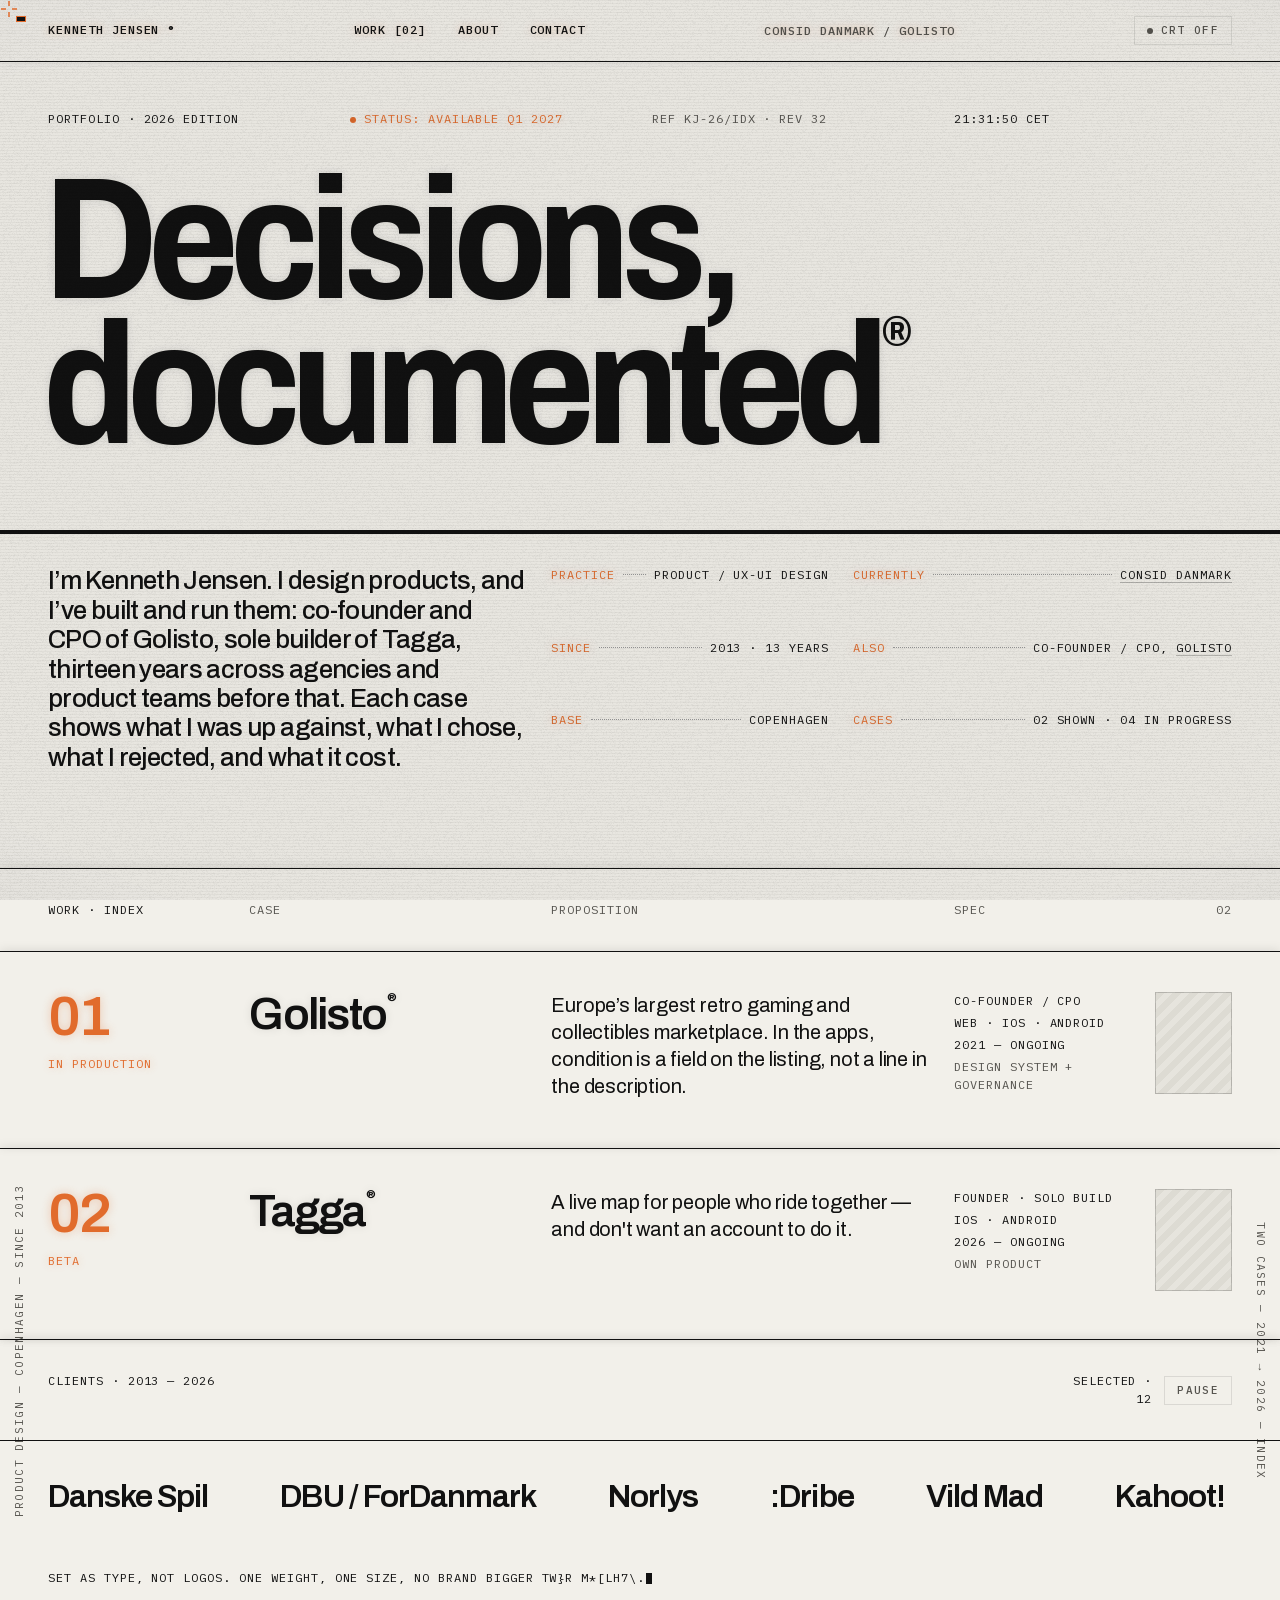
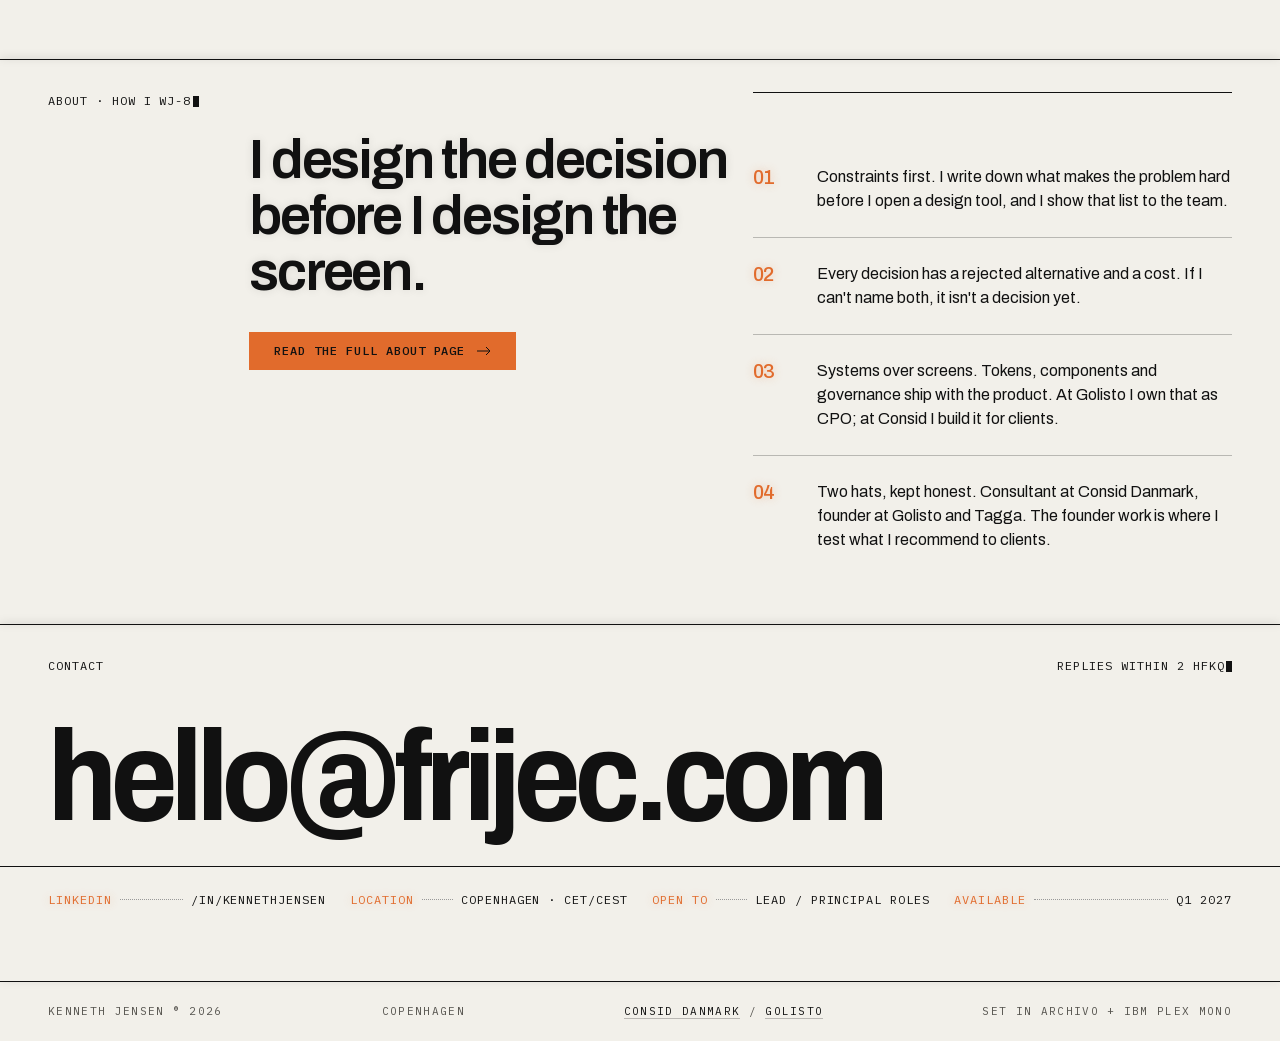
<file: index.html>
<!DOCTYPE html>
<html lang="en">
<head>
<meta charset="utf-8">
<title>Kenneth Jensen — Product design, Copenhagen</title>
<meta name="description" content="Kenneth Jensen is a product designer in Copenhagen. Two case studies: what he was up against, what he chose, what he rejected, and what it cost.">
<meta property="og:type" content="website">
<meta property="og:site_name" content="Kenneth Jensen">
<meta property="og:title" content="Kenneth Jensen — Product design, Copenhagen">
<meta property="og:description" content="Kenneth Jensen is a product designer in Copenhagen. Two case studies: what he was up against, what he chose, what he rejected, and what it cost.">
<meta property="og:url" content="https://frijec.github.io/portfolio/">
<meta property="og:image" content="https://frijec.github.io/portfolio/assets/img/og-default.jpg">
<meta property="og:image:width" content="1200">
<meta property="og:image:height" content="630">
<meta name="twitter:card" content="summary_large_image">
<meta name="twitter:title" content="Kenneth Jensen — Product design, Copenhagen">
<meta name="twitter:description" content="Kenneth Jensen is a product designer in Copenhagen. Two case studies: what he was up against, what he chose, what he rejected, and what it cost.">
<meta name="twitter:image" content="https://frijec.github.io/portfolio/assets/img/og-default.jpg">
<meta name="viewport" content="width=device-width, initial-scale=1">
<meta name="robots" content="noindex, nofollow"> <!-- PRE-LAUNCH: remove this line to allow search indexing -->
<link rel="icon" href="assets/favicon.svg" type="image/svg+xml">
<link rel="preload" href="assets/fonts/archivo-latin-var.woff2" as="font" type="font/woff2" crossorigin>
<link rel="preload" href="assets/fonts/plexmono-latin-400.woff2" as="font" type="font/woff2" crossorigin>
<link rel="stylesheet" href="assets/fonts/fonts.css">
<link rel="stylesheet" href="assets/css/style.css?v=32">
<script>document.documentElement.classList.add("js");try{if(localStorage.getItem("kj-theme")==="crt")document.documentElement.setAttribute("data-theme","crt")}catch(e){}</script>
</head>
<body>
<a class="skip" href="#main">Skip to content</a>
<div class="scrollbar"></div>

<header>
<nav class="nav">
  <div class="nav-row">
    <a href="index.html" class="magnet">Kenneth Jensen ®</a>
    <div class="nav-links">
      <a href="work.html" class="magnet">Work [02]</a>
      <a href="about.html" class="magnet">About</a>
      <a href="contact.html" class="magnet">Contact</a>
    </div>
    <span class="nav-context"><a href="https://www.consid.com/da/" rel="noopener">Consid Danmark</a> / <a href="https://golisto.com" rel="noopener">Golisto</a></span>
  </div>
</nav>
</header>

<div class="wrap">
  <div class="gutter-label left">Product design — Copenhagen — Since 2013</div>
  <div class="gutter-label right">Two cases — 2021 → 2026 — Index</div>

  <main id="main">
  <section class="masthead-enter pt-8">
    <div class="row mb-7">
      <span class="mono-s c3">Portfolio · 2026 edition</span>
      <span class="mono-s c3 accent" data-no-cipher><span class="dot"></span>Status: Available Q1 2027</span>
      <span class="mono-s c3 muted" data-no-cipher>Ref KJ-26/IDX · <span data-rev>Rev 31</span></span>
      <span class="mono-s c3 s10" data-clock></span>
    </div>
    <div class="row">
      <h1 class="t-display-xl reveal in c12">Decisions,<br>documented<span class="reg">®</span></h1>
    </div>
    <div class="row mt-10 rule-top-heavy pt-6 pb-11">
      <p class="t-xl c5 m-lede">I’m Kenneth Jensen. I design products, and I’ve built and run them: co-founder and CPO of Golisto, sole builder of Tagga, thirteen years across agencies and product teams before that. Each case shows what I was up against, what I chose, what I rejected, and what it cost.</p>
      <dl class="kv c3 s6">
        <div class="kv-row"><dt>Practice</dt><dd>Product / UX-UI design</dd></div>
        <div class="kv-row"><dt>Since</dt><dd><time datetime="2013">2013</time> · 13 years</dd></div>
        <div class="kv-row"><dt>Base</dt><dd>Copenhagen</dd></div>
      </dl>
      <dl class="kv c4 s9">
        <div class="kv-row"><dt>Currently</dt><dd><a href="https://www.consid.com/da/" rel="noopener">Consid Danmark</a></dd></div>
        <div class="kv-row"><dt>Also</dt><dd>Co-founder / CPO, <a href="https://golisto.com" rel="noopener">Golisto</a></dd></div>
        <div class="kv-row"><dt>Cases</dt><dd>02 shown · 04 in progress</dd></div>
      </dl>
    </div>
  </section>

  <section id="work" class="section">
    <div class="row pb-6">
      <span class="mono-s c2">Work · Index</span>
      <span class="mono-s c3 muted hide-mobile">Case</span>
      <span class="mono-s c4 muted hide-mobile s6">Proposition</span>
      <span class="mono-s c2 muted hide-mobile s10">Spec</span>
      <span class="mono-s ta-r muted hide-mobile s12 c1">02</span>
    </div>

    <a href="work/golisto.html" class="work-row">
      <div class="c2"><span class="num">01</span><div class="mono-s accent mt-3">In production</div></div>
      <h2 class="c3">Golisto<span class="reg">®</span></h2>
      <p class="prop c4 s6">Europe’s largest retro gaming and collectibles marketplace. In the apps, condition is a field on the listing, not a line in the description.</p>
      <div class="mono-s c2 s10 grid gap-1" data-no-cipher><span>Co-founder / CPO</span><span>Web · iOS · Android</span><span><time datetime="2021">2021</time> — ongoing</span><span class="muted">Design system + governance</span></div>
      <div class="peek c1 s12"><div class="peek-track"></div></div>
    </a>

    <a class="work-row" href="work/tagga.html">
      <div class="c2"><span class="num">02</span><div class="mono-s accent mt-3">Beta</div></div>
      <h2 class="c3">Tagga<span class="reg">®</span></h2>
      <p class="prop c4 s6">A live map for people who ride together — and don't want an account to do it.</p>
      <div class="mono-s c2 s10 grid gap-1" data-no-cipher><span>Founder · solo build</span><span>iOS · Android</span><span><time datetime="2026">2026</time> — ongoing</span><span class="muted">Own product</span></div>
      <div class="peek c1 s12"><div class="peek-track"></div></div>
    </a>

  </section>

  <section class="section">
    <div class="row pb-0">
      <span class="mono-s c3">Clients · 2013 — 2026</span>
      <span class="mono-s ta-r s11 c2 flex gap-3 end items-c">Selected · 12<button type="button" class="marquee-pause" data-marquee-pause aria-pressed="false">Pause</button></span>
    </div>
    <div class="marquee mt-6">
      <div class="marquee-track">
        <a href="https://danskespil.dk" rel="noopener">Danske Spil</a><span><a href="https://www.dbu.dk" rel="noopener">DBU</a> / <a href="https://www.fordanmark.dk" rel="noopener">ForDanmark</a></span><a href="https://norlys.dk" rel="noopener">Norlys</a><span>:Dribe</span><a href="https://vildmad.dk" rel="noopener">Vild Mad</a><a href="https://kahoot.com" rel="noopener">Kahoot!</a><a href="https://www.native-instruments.com" rel="noopener">Native Instruments</a><a href="https://www.roskilde-festival.dk" rel="noopener">Roskilde Festival</a><a href="https://aulainfo.dk" rel="noopener">Aula</a><a href="https://tdc.dk" rel="noopener">TDC Erhverv</a><a href="https://tuborgfondet.dk" rel="noopener">Tuborgfondet</a><a href="https://kombit.dk" rel="noopener">KOMBIT</a>
        <span class="marquee-fill" aria-hidden="true"><a href="https://danskespil.dk" rel="noopener" tabindex="-1">Danske Spil</a><span><a href="https://www.dbu.dk" rel="noopener" tabindex="-1">DBU</a> / <a href="https://www.fordanmark.dk" rel="noopener" tabindex="-1">ForDanmark</a></span><a href="https://norlys.dk" rel="noopener" tabindex="-1">Norlys</a><span>:Dribe</span><a href="https://vildmad.dk" rel="noopener" tabindex="-1">Vild Mad</a><a href="https://kahoot.com" rel="noopener" tabindex="-1">Kahoot!</a><a href="https://www.native-instruments.com" rel="noopener" tabindex="-1">Native Instruments</a><a href="https://www.roskilde-festival.dk" rel="noopener" tabindex="-1">Roskilde Festival</a><a href="https://aulainfo.dk" rel="noopener" tabindex="-1">Aula</a><a href="https://tdc.dk" rel="noopener" tabindex="-1">TDC Erhverv</a><a href="https://tuborgfondet.dk" rel="noopener" tabindex="-1">Tuborgfondet</a><a href="https://kombit.dk" rel="noopener" tabindex="-1">KOMBIT</a></span>
      </div>
    </div>
    <p class="mono-s mt-4 px-margin pb-10">Set as type, not logos. One weight, one size, no brand bigger than another.</p>
  </section>

  <section id="about" class="section">
    <div class="row pb-8">
      <span class="mono-s c2">About · How I work</span>
      <div class="c5 pt-7">
        <h2 class="t-display-m reveal m-short pretty">I design the decision before I design the screen.</h2>
        <a href="about.html" class="arrow-link magnet mt-6">Read the full about page
          <svg width="14" height="10" viewBox="0 0 14 10" fill="none"><path d="M0 5H13M13 5L9 1M13 5L9 9" stroke="currentColor"/></svg>
        </a>
      </div>
      <div class="c5 s8 pt-8 rule-top">
        <div class="duo-list">
          <div class="numbered-s"><span class="accent t-item">01</span><p class="t-m m-prose">Constraints first. I write down what makes the problem hard before I open a design tool, and I show that list to the team.</p></div>
          <div class="numbered-s"><span class="accent t-item">02</span><p class="t-m m-prose">Every decision has a rejected alternative and a cost. If I can't name both, it isn't a decision yet.</p></div>
          <div class="numbered-s"><span class="accent t-item">03</span><p class="t-m m-prose">Systems over screens. Tokens, components and governance ship with the product. At Golisto I own that as CPO; at Consid I build it for clients.</p></div>
          <div class="numbered-s last"><span class="accent t-item">04</span><p class="t-m m-prose">Two hats, kept honest. Consultant at Consid Danmark, founder at Golisto and Tagga. The founder work is where I test what I recommend to clients.</p></div>
        </div>
      </div>
    </div>
  </section>

  <section id="contact" class="section">
    <div class="row pb-0">
      <span class="mono-s c2">Contact</span>
      <span class="mono-s ta-r c2 s11">Replies within 2 days</span>
    </div>
    <a class="magnet mailto-xl" href="mailto:hello@frijec.com">hello@frijec.com</a>
    <div class="row rule-top pt-5 pb-10">
      <dl class="kv c3"><div class="kv-row"><dt>LinkedIn</dt><dd>/in/kennethjensen</dd></div></dl>
      <dl class="kv c3"><div class="kv-row"><dt>Location</dt><dd>Copenhagen · CET/CEST</dd></div></dl>
      <dl class="kv c3"><div class="kv-row"><dt>Open to</dt><dd>Lead / Principal roles</dd></div></dl>
      <dl class="kv c3"><div class="kv-row"><dt>Available</dt><dd>Q1 2027</dd></div></dl>
    </div>
  </section>

  </main>
<footer>
    <span>Kenneth Jensen ® 2026</span>
    <span>Copenhagen</span>
    <span><a href="https://www.consid.com/da/" rel="noopener">Consid Danmark</a> / <a href="https://golisto.com" rel="noopener">Golisto</a></span>
    <span>Set in Archivo + IBM Plex Mono</span>
  </footer>
</div>

<script src="assets/js/main.js?v=32"></script>
</body>
</html>
</file>
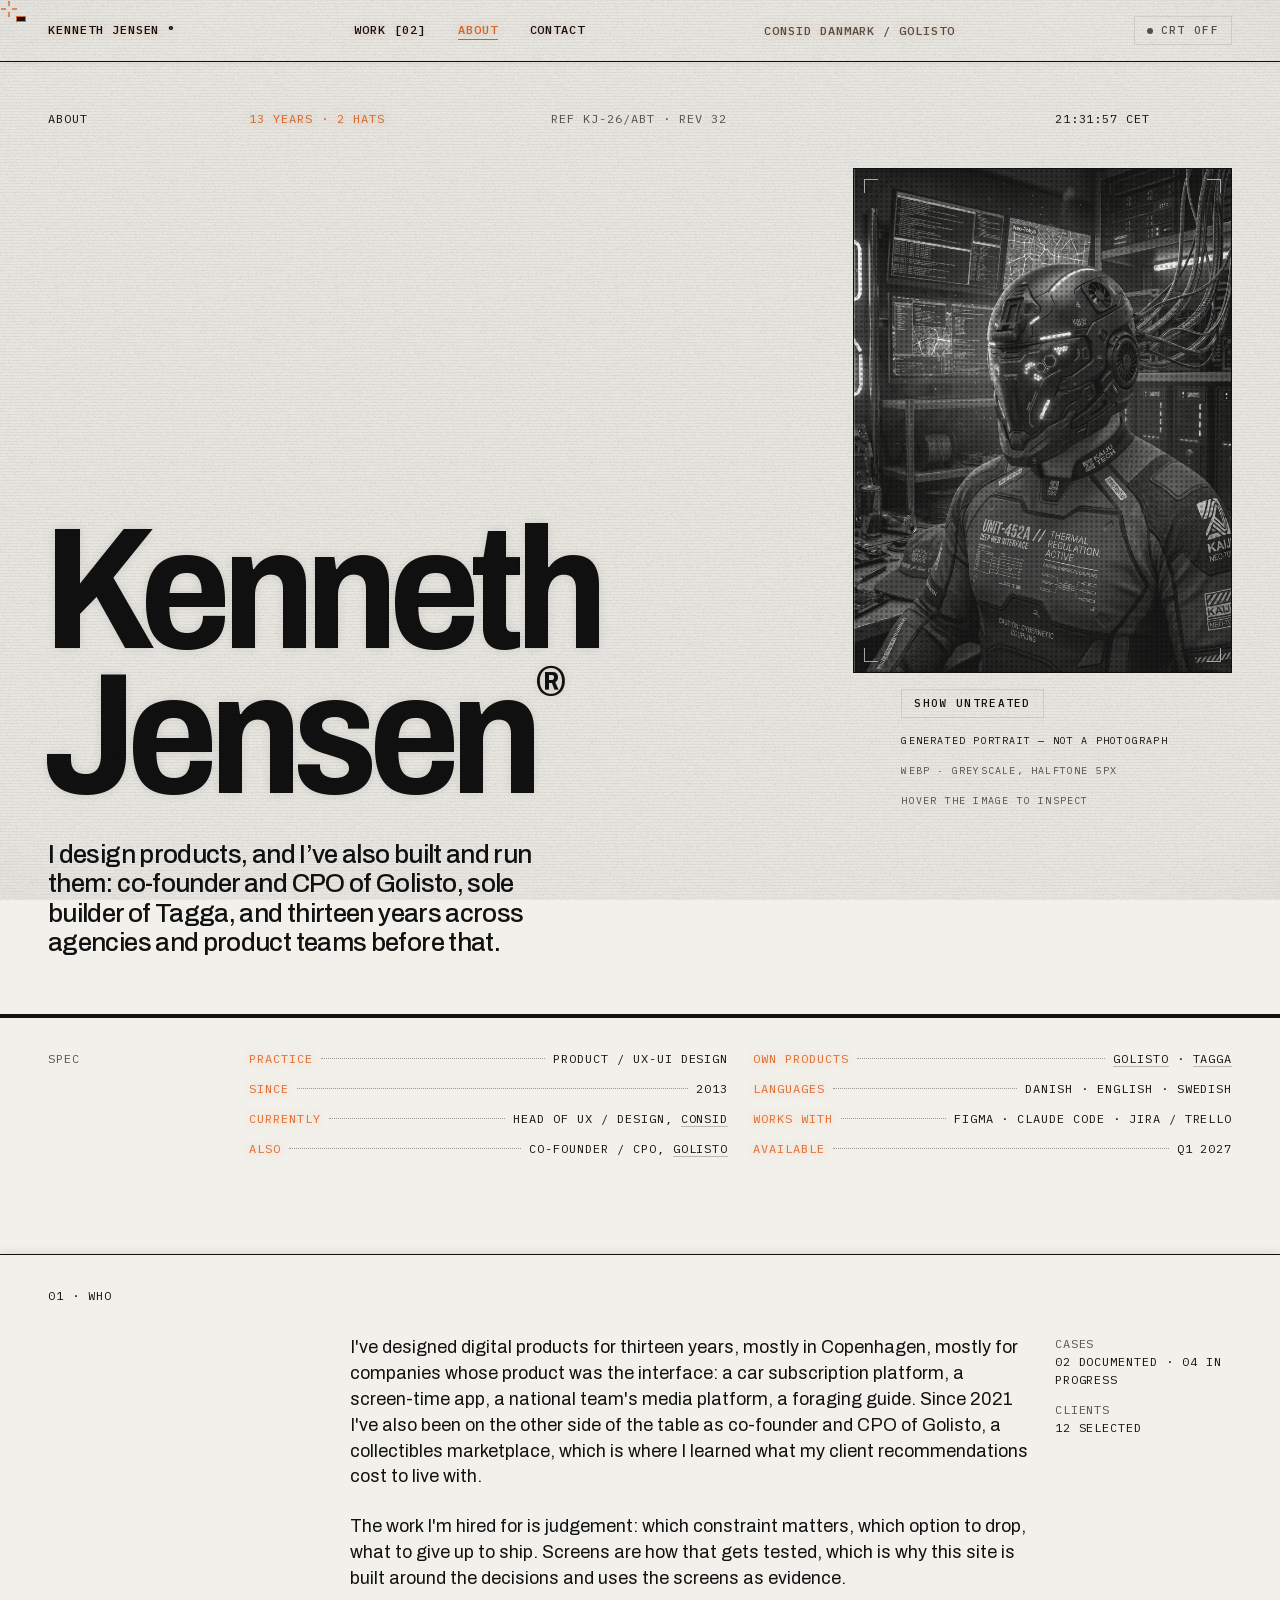
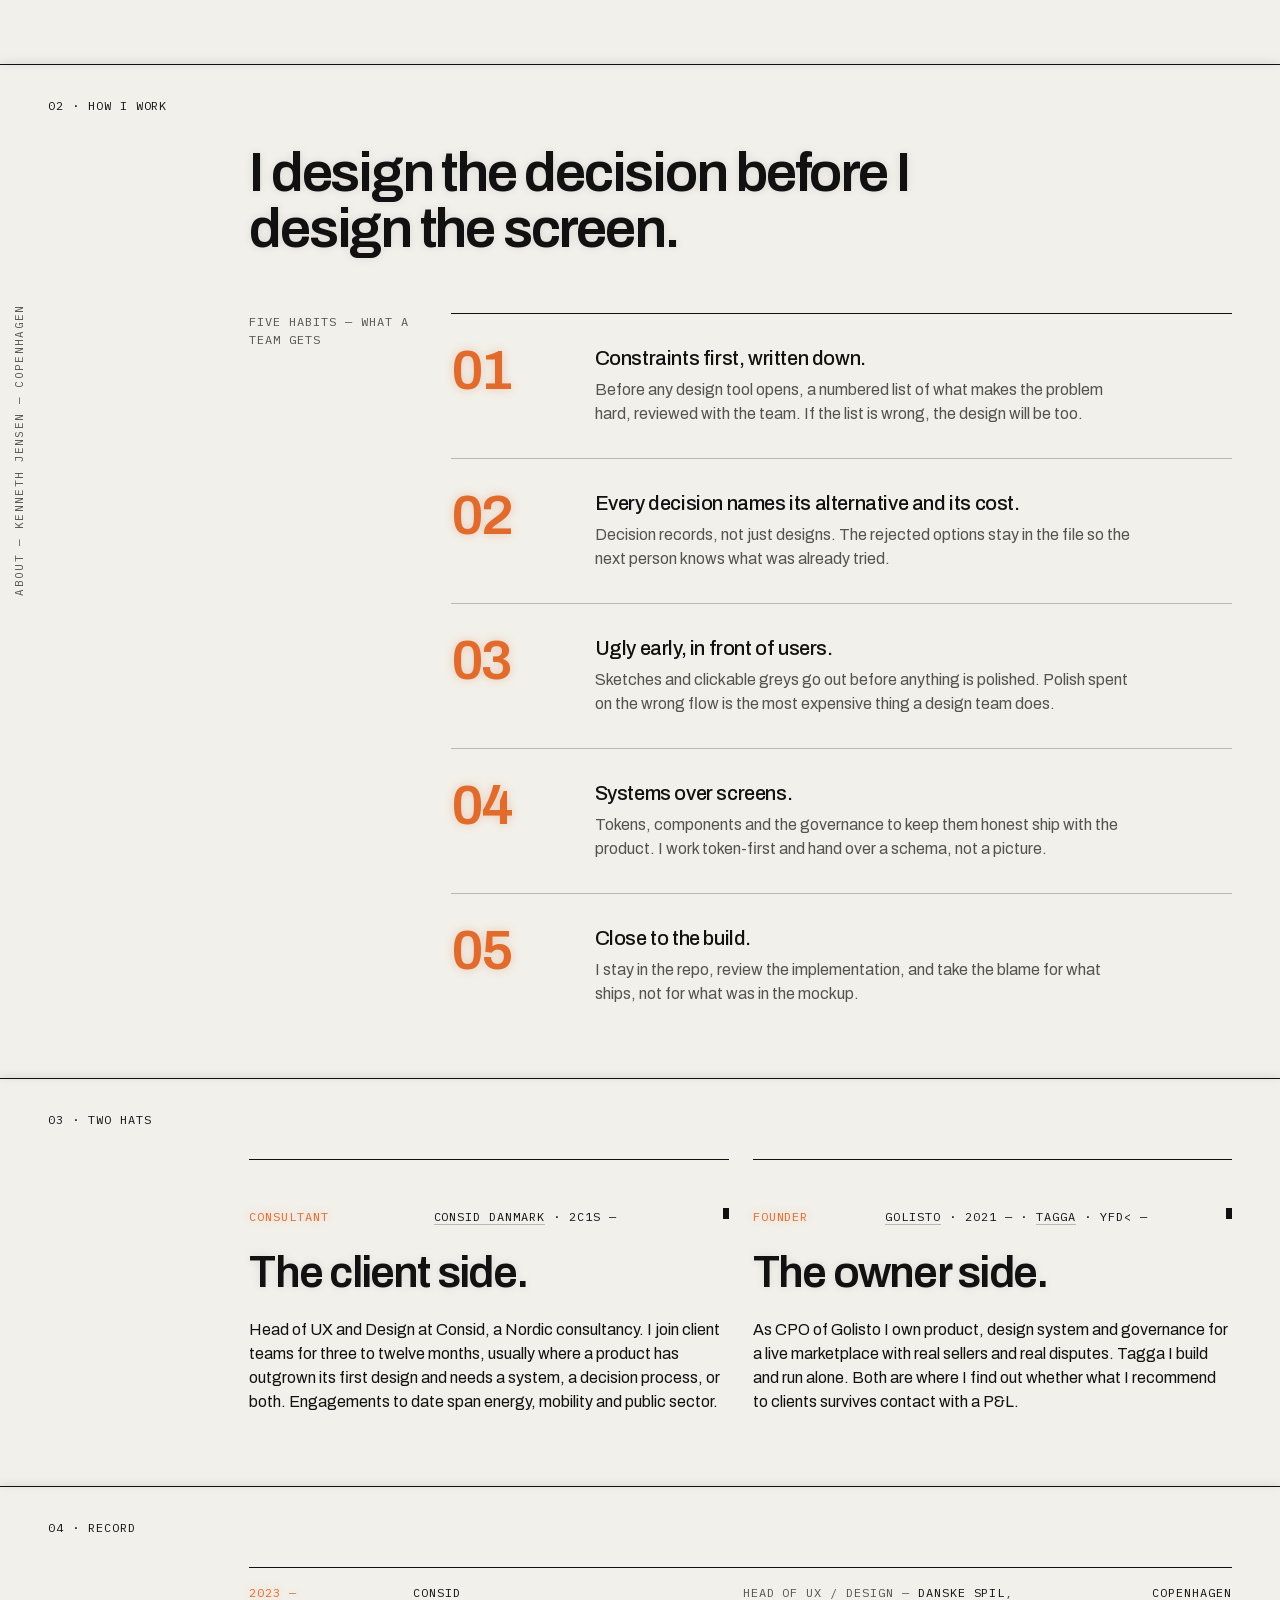
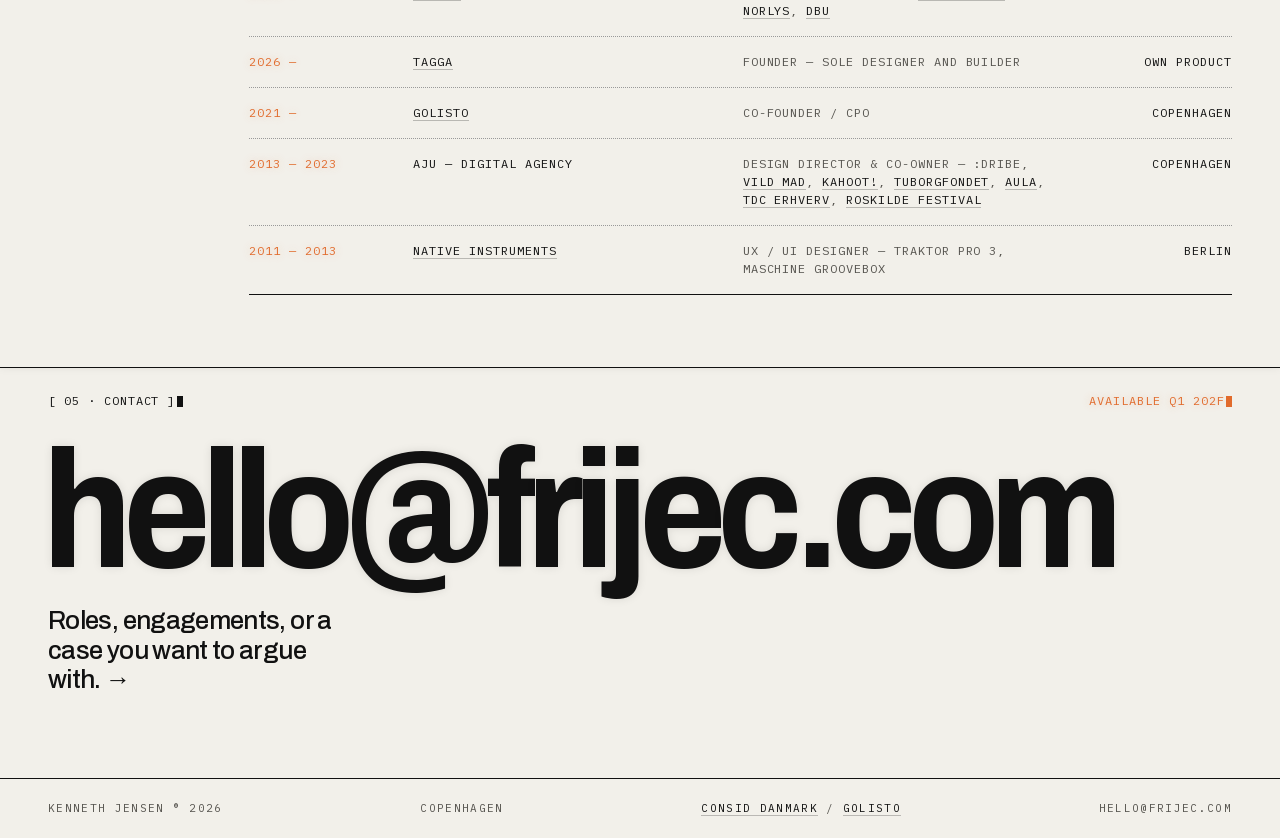
<file: about.html>
<!DOCTYPE html>
<html lang="en">
<head>
<meta charset="utf-8">
<title>About — Kenneth Jensen</title>
<meta name="description" content="Thirteen years designing digital products in Copenhagen. Consultant at Consid Danmark, co-founder/CPO at Golisto, founder of Tagga.">
<meta property="og:type" content="website">
<meta property="og:site_name" content="Kenneth Jensen">
<meta property="og:title" content="About — Kenneth Jensen">
<meta property="og:description" content="Thirteen years designing digital products in Copenhagen. Consultant at Consid Danmark, co-founder/CPO at Golisto, founder of Tagga.">
<meta property="og:url" content="https://frijec.github.io/portfolio/about.html">
<meta property="og:image" content="https://frijec.github.io/portfolio/assets/img/og-default.jpg">
<meta property="og:image:width" content="1200">
<meta property="og:image:height" content="630">
<meta name="twitter:card" content="summary_large_image">
<meta name="twitter:title" content="About — Kenneth Jensen">
<meta name="twitter:description" content="Thirteen years designing digital products in Copenhagen. Consultant at Consid Danmark, co-founder/CPO at Golisto, founder of Tagga.">
<meta name="twitter:image" content="https://frijec.github.io/portfolio/assets/img/og-default.jpg">
<meta name="viewport" content="width=device-width, initial-scale=1">
<meta name="robots" content="noindex, nofollow"> <!-- PRE-LAUNCH: remove this line to allow search indexing -->
<link rel="icon" href="assets/favicon.svg" type="image/svg+xml">
<link rel="preload" href="assets/fonts/archivo-latin-var.woff2" as="font" type="font/woff2" crossorigin>
<link rel="preload" href="assets/fonts/plexmono-latin-400.woff2" as="font" type="font/woff2" crossorigin>
<link rel="stylesheet" href="assets/fonts/fonts.css">
<link rel="stylesheet" href="assets/css/style.css?v=32">
<script>document.documentElement.classList.add("js");try{if(localStorage.getItem("kj-theme")==="crt")document.documentElement.setAttribute("data-theme","crt")}catch(e){}</script>
</head>
<body>
<a class="skip" href="#main">Skip to content</a>
<div class="scrollbar"></div>

<header>
<nav class="nav">
  <div class="nav-row">
    <a href="index.html" class="magnet">Kenneth Jensen ®</a>
    <div class="nav-links">
      <a href="work.html" class="magnet">Work [02]</a>
      <a href="about.html" class="magnet active">About</a>
      <a href="contact.html" class="magnet">Contact</a>
    </div>
    <span class="nav-context"><a href="https://www.consid.com/da/" rel="noopener">Consid Danmark</a> / <a href="https://golisto.com" rel="noopener">Golisto</a></span>
  </div>
</nav>
</header>

<div class="wrap">
  <div class="gutter-label left">About — Kenneth Jensen — Copenhagen</div>

  <main id="main">
  <section class="masthead-enter pt-8">
    <div class="row mb-7">
      <span class="mono-s c2">About</span>
      <span class="mono-s c3 accent">13 years · 2 hats</span>
      <span class="mono-s c3 muted" data-no-cipher>Ref KJ-26/ABT · <span data-rev>Rev 31</span></span>
      <span class="mono-s s11 c2" data-clock></span>
    </div>
    <div class="row row--end">
      <h1 class="t-display-xl c8 reveal in">Kenneth<br>Jensen<span class="reg">®</span></h1>
      <figure class="c4 s9 media media--photo media--portrait" data-credit="Generated portrait — not a photograph">
        <div class="media-photo" data-aspect="1792x2390">
          <picture>
            <source type="image/webp" sizes="(max-width:760px) 100vw, 33vw"
                    srcset="assets/img/portrait-700.webp 700w,
                            assets/img/portrait-1100.webp 1100w,
                            assets/img/portrait-1500.webp 1500w">
            <img src="assets/img/portrait-1100.jpg" width="1100" height="1467"
                 alt="A stylised portrait: a figure in a matte black helmet with orange light strips, sitting in a workshop of servers, cable spools and code on screens.">
          </picture>
        </div>
      </figure>
    </div>
    <div class="row mt-6">
      <p class="t-xl c8 m-lede" data-no-cipher>I design products, and I’ve also built and run them: co-founder and CPO of Golisto, sole builder of Tagga, and thirteen years across agencies and product teams before that.</p>
    </div>
    <div class="row mt-9 rule-top-heavy pt-6 pb-11">
      <span class="mono-s c2 muted">Spec</span>
      <dl class="kv c5">
        <div class="kv-row"><dt>Practice</dt><dd>Product / UX-UI design</dd></div>
        <div class="kv-row"><dt>Since</dt><dd><time datetime="2013">2013</time></dd></div>
        <div class="kv-row"><dt>Currently</dt><dd>Head of UX / Design, <a href="https://www.consid.com/da/" rel="noopener">Consid</a></dd></div>
        <div class="kv-row"><dt>Also</dt><dd>Co-founder / CPO, <a href="https://golisto.com" rel="noopener">Golisto</a></dd></div>
      </dl>
      <dl class="kv c5 s8">
        <div class="kv-row"><dt>Own products</dt><dd><a href="https://golisto.com" rel="noopener">Golisto</a> · <a href="https://tagga.io" rel="noopener">Tagga</a></dd></div>
        <div class="kv-row"><dt>Languages</dt><dd>Danish · English · Swedish</dd></div>
        <div class="kv-row"><dt>Works with</dt><dd>Figma · Claude Code · Jira / Trello</dd></div>
        <div class="kv-row"><dt>Available</dt><dd>Q1 2027</dd></div>
      </dl>
    </div>
  </section>

  <section class="section">
    <div class="row">
      <span class="mono-s c2">01 · Who</span>
      <div class="c7 s4 pt-8 stack">
        <p class="t-l reveal">I've designed digital products for thirteen years, mostly in Copenhagen, mostly for companies whose product was the interface: a car subscription platform, a screen-time app, a national team's media platform, a foraging guide. Since 2021 I've also been on the other side of the table as co-founder and CPO of Golisto, a collectibles marketplace, which is where I learned what my client recommendations cost to live with.</p>
        <p class="t-l reveal">The work I'm hired for is judgement: which constraint matters, which option to drop, what to give up to ship. Screens are how that gets tested, which is why this site is built around the decisions and uses the screens as evidence.</p>
      </div>
      <div class="mono-s c2 muted s11 pt-8">
        <div>Cases</div><div class="ink">02 documented · 04 in progress</div>
        <div class="mt-3">Clients</div><div class="ink">12 selected</div>
      </div>
    </div>
  </section>

  <section class="section">
    <div class="row pb-0">
      <span class="mono-s c2">02 · How I work</span>
      <h2 class="t-display-m c9 s3 reveal pt-8 m-short pretty">I design the decision before I design the screen.</h2>
    </div>
    <div class="row pt-9 pb-7">
      <span class="mono-s c2 muted s3">Five habits — what a team gets</span>
      <div class="c8 s5 rule-top">
        <div class="numbered"><span class="accent t-num-m">01</span><div class="m-prose"><p class="t-item">Constraints first, written down.</p><p class="t-m muted">Before any design tool opens, a numbered list of what makes the problem hard, reviewed with the team. If the list is wrong, the design will be too.</p></div></div>
        <div class="numbered"><span class="accent t-num-m">02</span><div class="m-prose"><p class="t-item">Every decision names its alternative and its cost.</p><p class="t-m muted">Decision records, not just designs. The rejected options stay in the file so the next person knows what was already tried.</p></div></div>
        <div class="numbered"><span class="accent t-num-m">03</span><div class="m-prose"><p class="t-item">Ugly early, in front of users.</p><p class="t-m muted">Sketches and clickable greys go out before anything is polished. Polish spent on the wrong flow is the most expensive thing a design team does.</p></div></div>
        <div class="numbered"><span class="accent t-num-m">04</span><div class="m-prose"><p class="t-item">Systems over screens.</p><p class="t-m muted">Tokens, components and the governance to keep them honest ship with the product. I work token-first and hand over a schema, not a picture.</p></div></div>
        <div class="numbered last"><span class="accent t-num-m">05</span><div class="m-prose"><p class="t-item">Close to the build.</p><p class="t-m muted">I stay in the repo, review the implementation, and take the blame for what ships, not for what was in the mockup.</p></div></div>
      </div>
    </div>
  </section>

  <section class="section">
    <div class="row">
      <span class="mono-s c2">03 · Two hats</span>
      <div class="c5 s3 pt-8 rule-top mt-8">
        <div class="mono-s flex between"><span class="accent">Consultant</span><span><a href="https://www.consid.com/da/" rel="noopener">Consid Danmark</a> · 2024 —</span></div>
        <h3 class="t-display-s mt-5">The client side.</h3>
        <p class="t-m mt-5 m-prose">Head of UX and Design at Consid, a Nordic consultancy. I join client teams for three to twelve months, usually where a product has outgrown its first design and needs a system, a decision process, or both. Engagements to date span energy, mobility and public sector.</p>
      </div>
      <div class="c5 s8 pt-8 rule-top mt-8">
        <div class="mono-s flex between"><span class="accent">Founder</span><span><a href="https://golisto.com" rel="noopener">Golisto</a> · 2021 — · <a href="https://tagga.io" rel="noopener">Tagga</a> · 2022 —</span></div>
        <h3 class="t-display-s mt-5">The owner side.</h3>
        <p class="t-m mt-5 m-prose">As CPO of Golisto I own product, design system and governance for a live marketplace with real sellers and real disputes. Tagga I build and run alone. Both are where I find out whether what I recommend to clients survives contact with a P&amp;L.</p>
      </div>
    </div>
  </section>

  <section class="section">
    <div class="row">
      <span class="mono-s c2">04 · Record</span>
      <div class="c10 s3 mono-s pt-8 grid">
        <div class="record-row first"><span class="accent"><time datetime="2023">2023</time> —</span><span><a href="https://www.consid.com/da/" rel="noopener">Consid</a></span><span class="muted">Head of UX / Design — <a href="https://danskespil.dk" rel="noopener">Danske Spil</a>, <a href="https://norlys.dk" rel="noopener">Norlys</a>, <a href="https://www.dbu.dk" rel="noopener">DBU</a></span><span class="ta-r">Copenhagen</span></div>
        <div class="record-row"><span class="accent"><time datetime="2026">2026</time> —</span><span><a href="https://tagga.io" rel="noopener">Tagga</a></span><span class="muted">Founder — sole designer and builder</span><span class="ta-r">Own product</span></div>
        <div class="record-row"><span class="accent"><time datetime="2021">2021</time> —</span><span><a href="https://golisto.com" rel="noopener">Golisto</a></span><span class="muted">Co-founder / CPO</span><span class="ta-r">Copenhagen</span></div>
        <div class="record-row"><span class="accent"><time datetime="2013">2013</time> — <time datetime="2023">2023</time></span><span>AJU — Digital Agency</span><span class="muted">Design Director &amp; Co-Owner — :Dribe, <a href="https://vildmad.dk" rel="noopener">Vild Mad</a>, <a href="https://kahoot.com" rel="noopener">Kahoot!</a>, <a href="https://tuborgfondet.dk" rel="noopener">Tuborgfondet</a>, <a href="https://aulainfo.dk" rel="noopener">Aula</a>, <a href="https://tdc.dk" rel="noopener">TDC Erhverv</a>, <a href="https://www.roskilde-festival.dk" rel="noopener">Roskilde Festival</a></span><span class="ta-r">Copenhagen</span></div>
        <div class="record-row last"><span class="accent"><time datetime="2011">2011</time> — <time datetime="2013">2013</time></span><span><a href="https://www.native-instruments.com" rel="noopener">Native Instruments</a></span><span class="muted">UX / UI Designer — Traktor Pro 3, Maschine Groovebox</span><span class="ta-r">Berlin</span></div>
      </div>
    </div>
  </section>

  <a href="contact.html" class="pager magnet">
    <span class="mono-s c2">[ 05 · Contact ]</span>
    <span class="mono-s ta-r accent s11 c2">Available Q1 2027</span>
    <div class="c12 pager-body">
      <span class="pager-name" data-magnet-target>hello@frijec.com</span>
      <span class="t-xl m-short pb-3 pretty">Roles, engagements, or a case you want to argue with. →</span>
    </div>
  </a>

  </main>
<footer>
    <span>Kenneth Jensen ® 2026</span>
    <span>Copenhagen</span>
    <span><a href="https://www.consid.com/da/" rel="noopener">Consid Danmark</a> / <a href="https://golisto.com" rel="noopener">Golisto</a></span>
    <span>hello@frijec.com</span>
  </footer>
</div>

<script src="assets/js/main.js?v=32"></script>
</body>
</html>
</file>
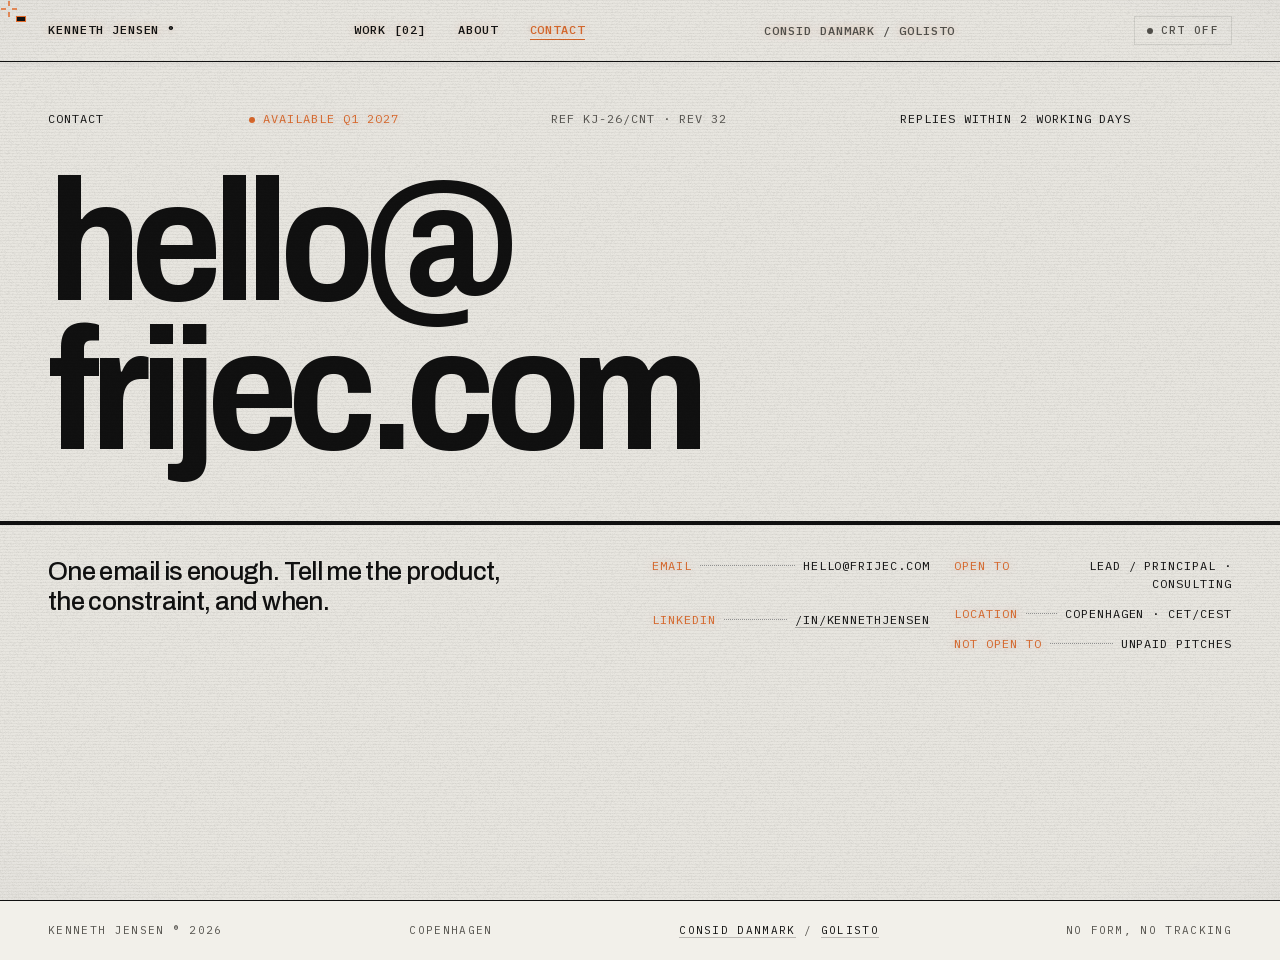
<file: contact.html>
<!DOCTYPE html>
<html lang="en">
<head>
<meta charset="utf-8">
<title>Contact — Kenneth Jensen</title>
<meta name="description" content="One email is enough. Tell me the product, the constraint, and when.">
<meta property="og:type" content="website">
<meta property="og:site_name" content="Kenneth Jensen">
<meta property="og:title" content="Contact — Kenneth Jensen">
<meta property="og:description" content="One email is enough. Tell me the product, the constraint, and when.">
<meta property="og:url" content="https://frijec.github.io/portfolio/contact.html">
<meta property="og:image" content="https://frijec.github.io/portfolio/assets/img/og-default.jpg">
<meta property="og:image:width" content="1200">
<meta property="og:image:height" content="630">
<meta name="twitter:card" content="summary_large_image">
<meta name="twitter:title" content="Contact — Kenneth Jensen">
<meta name="twitter:description" content="One email is enough. Tell me the product, the constraint, and when.">
<meta name="twitter:image" content="https://frijec.github.io/portfolio/assets/img/og-default.jpg">
<meta name="viewport" content="width=device-width, initial-scale=1">
<meta name="robots" content="noindex, nofollow"> <!-- PRE-LAUNCH: remove this line to allow search indexing -->
<link rel="icon" href="assets/favicon.svg" type="image/svg+xml">
<link rel="preload" href="assets/fonts/archivo-latin-var.woff2" as="font" type="font/woff2" crossorigin>
<link rel="preload" href="assets/fonts/plexmono-latin-400.woff2" as="font" type="font/woff2" crossorigin>
<link rel="stylesheet" href="assets/fonts/fonts.css">
<link rel="stylesheet" href="assets/css/style.css?v=32">
<script>document.documentElement.classList.add("js");try{if(localStorage.getItem("kj-theme")==="crt")document.documentElement.setAttribute("data-theme","crt")}catch(e){}</script>
</head>
<body>
<a class="skip" href="#main">Skip to content</a>
<div class="scrollbar"></div>

<header>
<nav class="nav">
  <div class="nav-row">
    <a href="index.html" class="magnet">Kenneth Jensen ®</a>
    <div class="nav-links">
      <a href="work.html" class="magnet">Work [02]</a>
      <a href="about.html" class="magnet">About</a>
      <a href="contact.html" class="magnet active">Contact</a>
    </div>
    <span class="nav-context"><a href="https://www.consid.com/da/" rel="noopener">Consid Danmark</a> / <a href="https://golisto.com" rel="noopener">Golisto</a></span>
  </div>
</nav>
</header>
<main id="main">

<div class="wrap wrap--fill">
  <section class="masthead-enter pt-8 grow">
    <div class="row mb-7">
      <span class="mono-s c2">Contact</span>
      <span class="mono-s c3 accent"><span class="dot"></span>Available Q1 2027</span>
      <span class="mono-s c2 s6 muted" data-no-cipher>Ref KJ-26/CNT · <span data-rev>Rev 31</span></span>
      <span class="mono-s c4 s8 ta-r">Replies within 2 working days</span>
    </div>
    <a class="magnet mailto-xl mailto-xxl" href="mailto:hello@frijec.com">hello@<br>frijec.com</a>
    <div class="row mt-9 rule-top-heavy pt-6 pb-10">
      <p class="t-xl c5 m-lede">One email is enough. Tell me the product, the constraint, and when.</p>
      <dl class="kv c3 s7">
        <div class="kv-row"><dt>Email</dt><dd>hello@frijec.com</dd></div>
        <div class="kv-row"><dt>LinkedIn</dt><dd><a href="https://www.linkedin.com/in/kennethjensen" rel="me noopener">/in/kennethjensen</a></dd></div>
      </dl>
      <dl class="kv c3 s10">
        <div class="kv-row"><dt>Open to</dt><dd>Lead / Principal · Consulting</dd></div>
        <div class="kv-row"><dt>Location</dt><dd>Copenhagen · CET/CEST</dd></div>
        <div class="kv-row"><dt>Not open to</dt><dd>Unpaid pitches</dd></div>
      </dl>
    </div>
  </section>
  </main>
<footer>
    <span>Kenneth Jensen ® 2026</span>
    <span>Copenhagen</span>
    <span><a href="https://www.consid.com/da/" rel="noopener">Consid Danmark</a> / <a href="https://golisto.com" rel="noopener">Golisto</a></span>
    <span>No form, no tracking</span>
  </footer>
</div>

<script src="assets/js/main.js?v=32"></script>
</body>
</html>
</file>
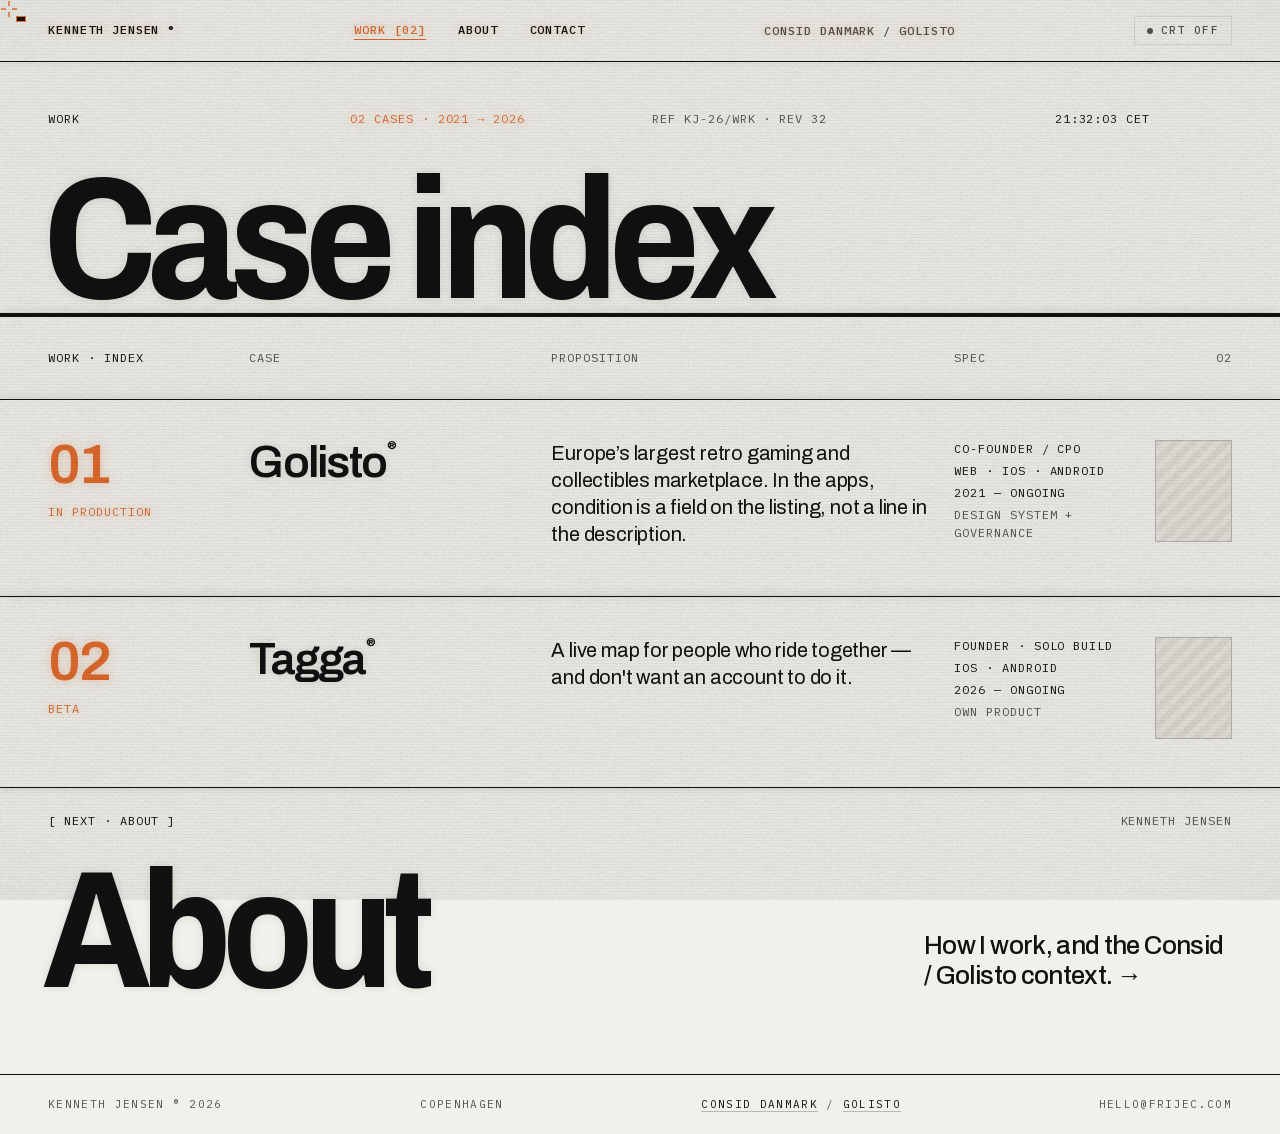
<file: work.html>
<!DOCTYPE html>
<html lang="en">
<head>
<meta charset="utf-8">
<title>Work — Kenneth Jensen</title>
<meta name="description" content="Two case studies. What I was up against, what I chose, what I rejected, and what it cost.">
<meta property="og:type" content="website">
<meta property="og:site_name" content="Kenneth Jensen">
<meta property="og:title" content="Work — Kenneth Jensen">
<meta property="og:description" content="Two case studies. What I was up against, what I chose, what I rejected, and what it cost.">
<meta property="og:url" content="https://frijec.github.io/portfolio/work.html">
<meta property="og:image" content="https://frijec.github.io/portfolio/assets/img/og-default.jpg">
<meta property="og:image:width" content="1200">
<meta property="og:image:height" content="630">
<meta name="twitter:card" content="summary_large_image">
<meta name="twitter:title" content="Work — Kenneth Jensen">
<meta name="twitter:description" content="Two case studies. What I was up against, what I chose, what I rejected, and what it cost.">
<meta name="twitter:image" content="https://frijec.github.io/portfolio/assets/img/og-default.jpg">
<meta name="viewport" content="width=device-width, initial-scale=1">
<meta name="robots" content="noindex, nofollow"> <!-- PRE-LAUNCH: remove this line to allow search indexing -->
<link rel="icon" href="assets/favicon.svg" type="image/svg+xml">
<link rel="preload" href="assets/fonts/archivo-latin-var.woff2" as="font" type="font/woff2" crossorigin>
<link rel="preload" href="assets/fonts/plexmono-latin-400.woff2" as="font" type="font/woff2" crossorigin>
<link rel="stylesheet" href="assets/fonts/fonts.css">
<link rel="stylesheet" href="assets/css/style.css?v=32">
<script>document.documentElement.classList.add("js");try{if(localStorage.getItem("kj-theme")==="crt")document.documentElement.setAttribute("data-theme","crt")}catch(e){}</script>
</head>
<body>
<a class="skip" href="#main">Skip to content</a>
<div class="scrollbar"></div>

<header>
<nav class="nav">
  <div class="nav-row">
    <a href="index.html" class="magnet">Kenneth Jensen ®</a>
    <div class="nav-links">
      <a href="work.html" class="magnet active">Work [02]</a>
      <a href="about.html" class="magnet">About</a>
      <a href="contact.html" class="magnet">Contact</a>
    </div>
    <span class="nav-context"><a href="https://www.consid.com/da/" rel="noopener">Consid Danmark</a> / <a href="https://golisto.com" rel="noopener">Golisto</a></span>
  </div>
</nav>
</header>

<div class="wrap">
  <main id="main">
  <section class="masthead-enter pt-8">
    <div class="row mb-7">
      <span class="mono-s c3">Work</span>
      <span class="mono-s c3 accent">02 cases · 2021 → 2026</span>
      <span class="mono-s c3 muted" data-no-cipher>Ref KJ-26/WRK · <span data-rev>Rev 31</span></span>
      <span class="mono-s s11 c2" data-clock></span>
    </div>
    <div class="row">
      <h1 class="t-display-xl c12 reveal in">Case index</h1>
    </div>
  </section>

  <section class="section rule-heavy">
    <div class="row pb-6">
      <span class="mono-s c2">Work · Index</span>
      <span class="mono-s c3 muted hide-mobile">Case</span>
      <span class="mono-s c4 muted hide-mobile s6">Proposition</span>
      <span class="mono-s c2 muted hide-mobile s10">Spec</span>
      <span class="mono-s ta-r muted hide-mobile s12 c1">02</span>
    </div>

    <a href="work/golisto.html" class="work-row">
      <div class="c2"><span class="num">01</span><div class="mono-s accent mt-3">In production</div></div>
      <h2 class="c3">Golisto<span class="reg">®</span></h2>
      <p class="prop c4 s6">Europe’s largest retro gaming and collectibles marketplace. In the apps, condition is a field on the listing, not a line in the description.</p>
      <div class="mono-s c2 s10 grid gap-1" data-no-cipher><span>Co-founder / CPO</span><span>Web · iOS · Android</span><span><time datetime="2021">2021</time> — ongoing</span><span class="muted">Design system + governance</span></div>
      <div class="peek c1 s12"><div class="peek-track"></div></div>
    </a>

    <a class="work-row" href="work/tagga.html">
      <div class="c2"><span class="num">02</span><div class="mono-s accent mt-3">Beta</div></div>
      <h2 class="c3">Tagga<span class="reg">®</span></h2>
      <p class="prop c4 s6">A live map for people who ride together — and don't want an account to do it.</p>
      <div class="mono-s c2 s10 grid gap-1" data-no-cipher><span>Founder · solo build</span><span>iOS · Android</span><span><time datetime="2026">2026</time> — ongoing</span><span class="muted">Own product</span></div>
      <div class="peek c1 s12"><div class="peek-track"></div></div>
    </a>

  </section>

  <a href="about.html" class="pager magnet">
    <span class="mono-s c2">[ Next · About ]</span>
    <span class="mono-s ta-r muted s11 c2">Kenneth Jensen</span>
    <div class="c12 pager-body">
      <span class="pager-name" data-magnet-target>About</span>
      <span class="t-xl m-short pb-3 pretty">How I work, and the Consid / Golisto context. →</span>
    </div>
  </a>

  </main>
<footer>
    <span>Kenneth Jensen ® 2026</span>
    <span>Copenhagen</span>
    <span><a href="https://www.consid.com/da/" rel="noopener">Consid Danmark</a> / <a href="https://golisto.com" rel="noopener">Golisto</a></span>
    <span>hello@frijec.com</span>
  </footer>
</div>

<script src="assets/js/main.js?v=32"></script>
</body>
</html>
</file>
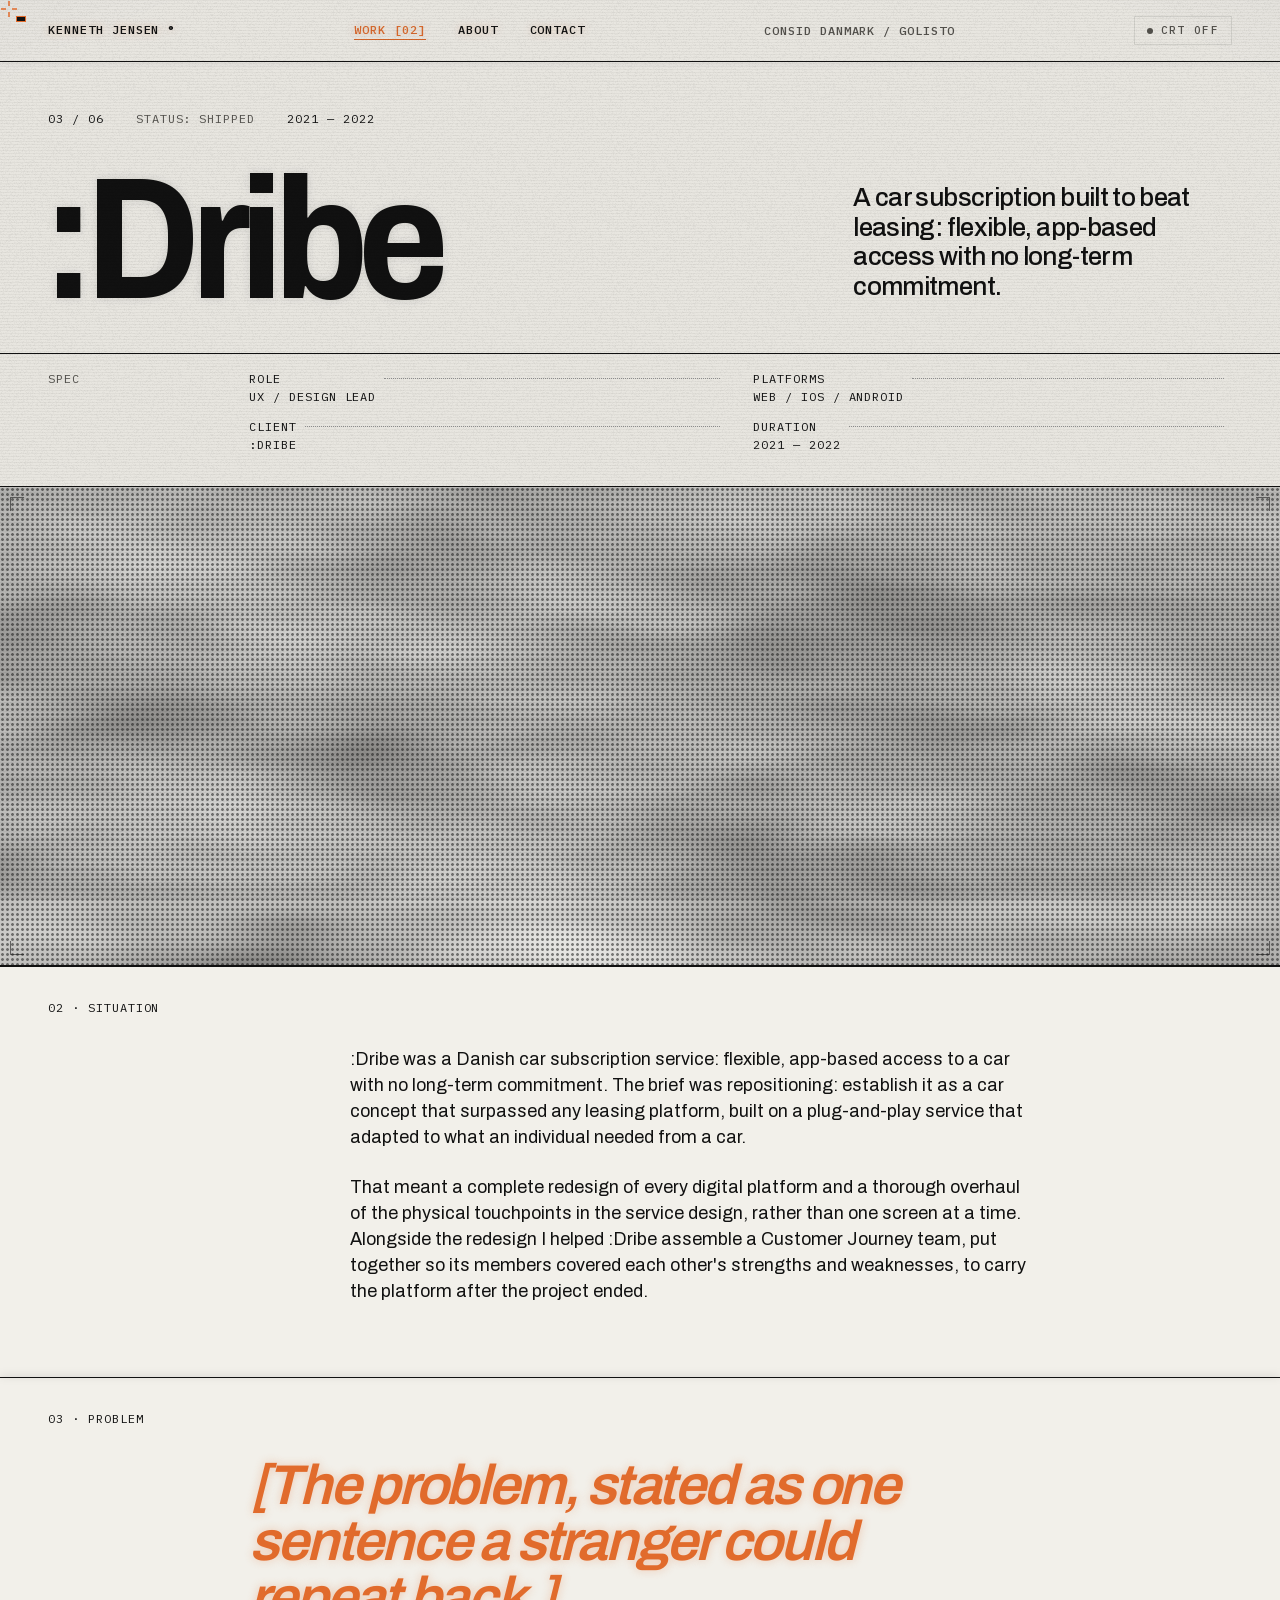
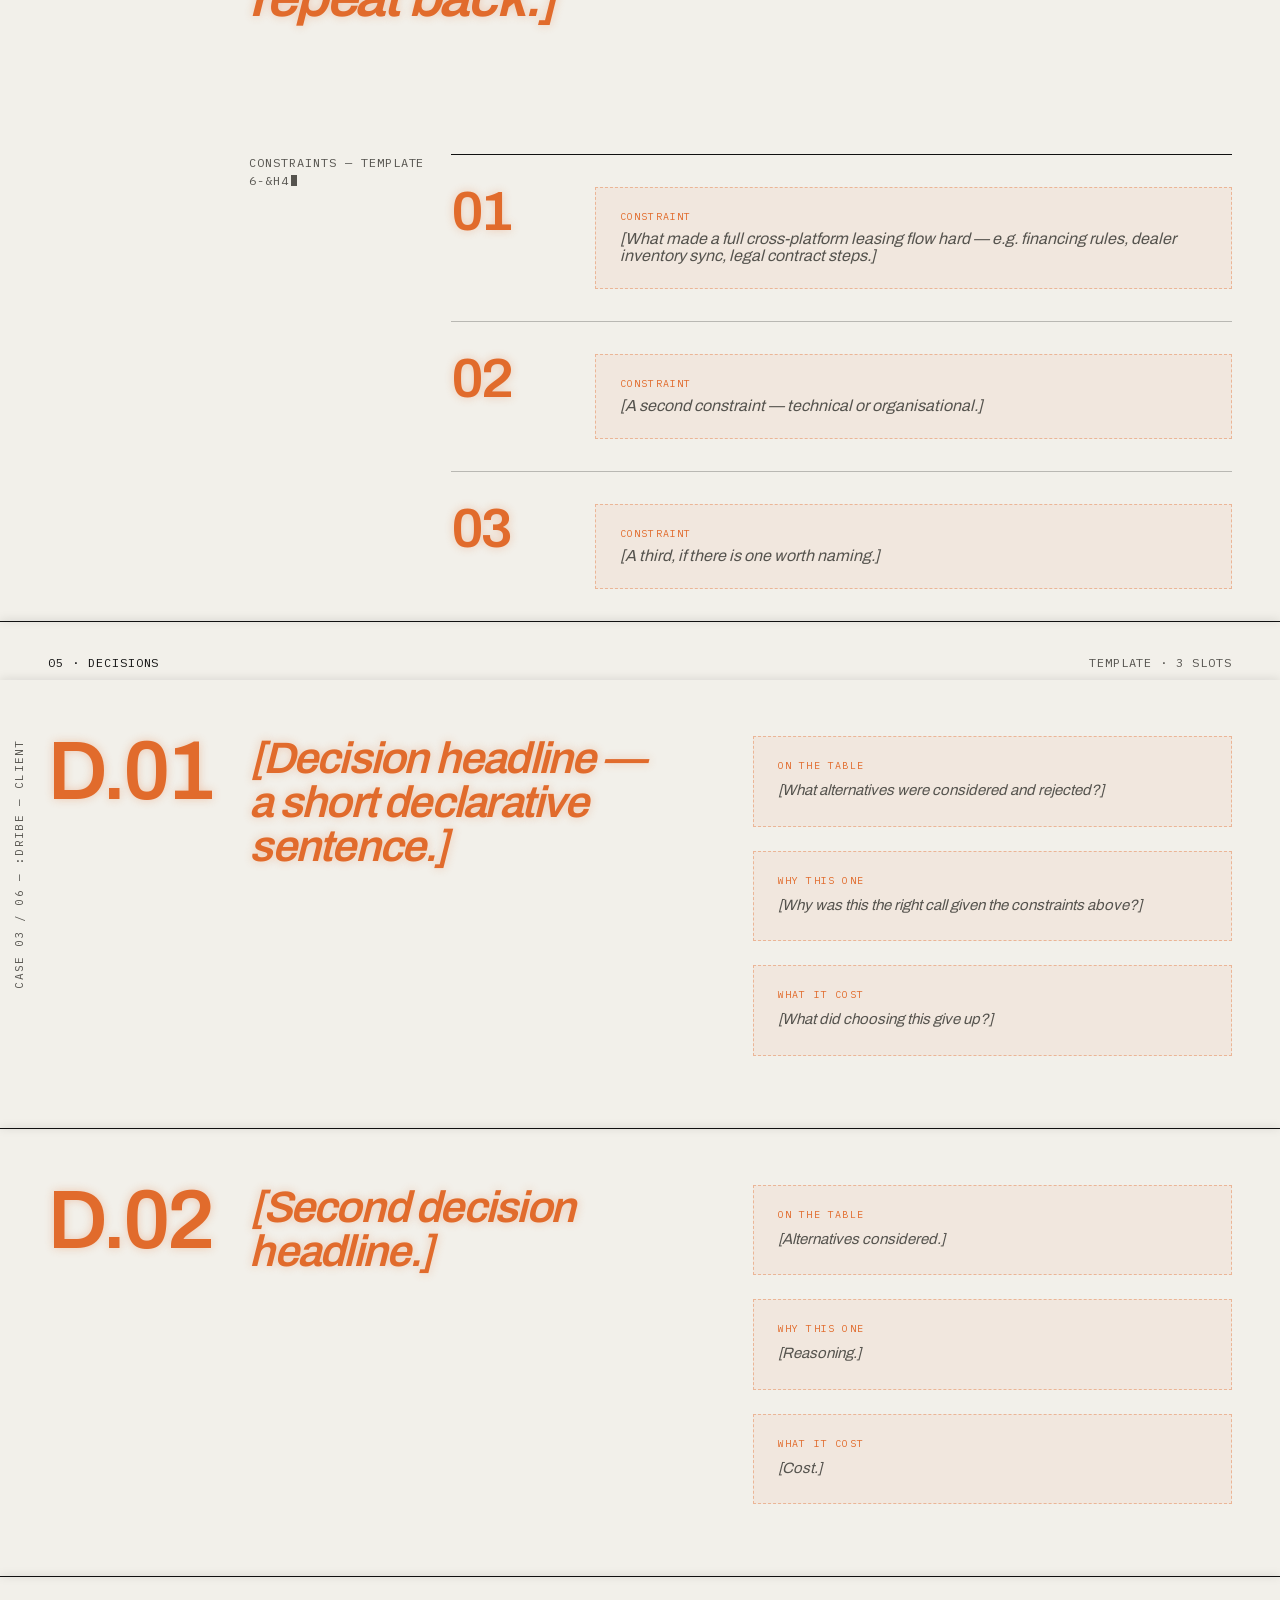
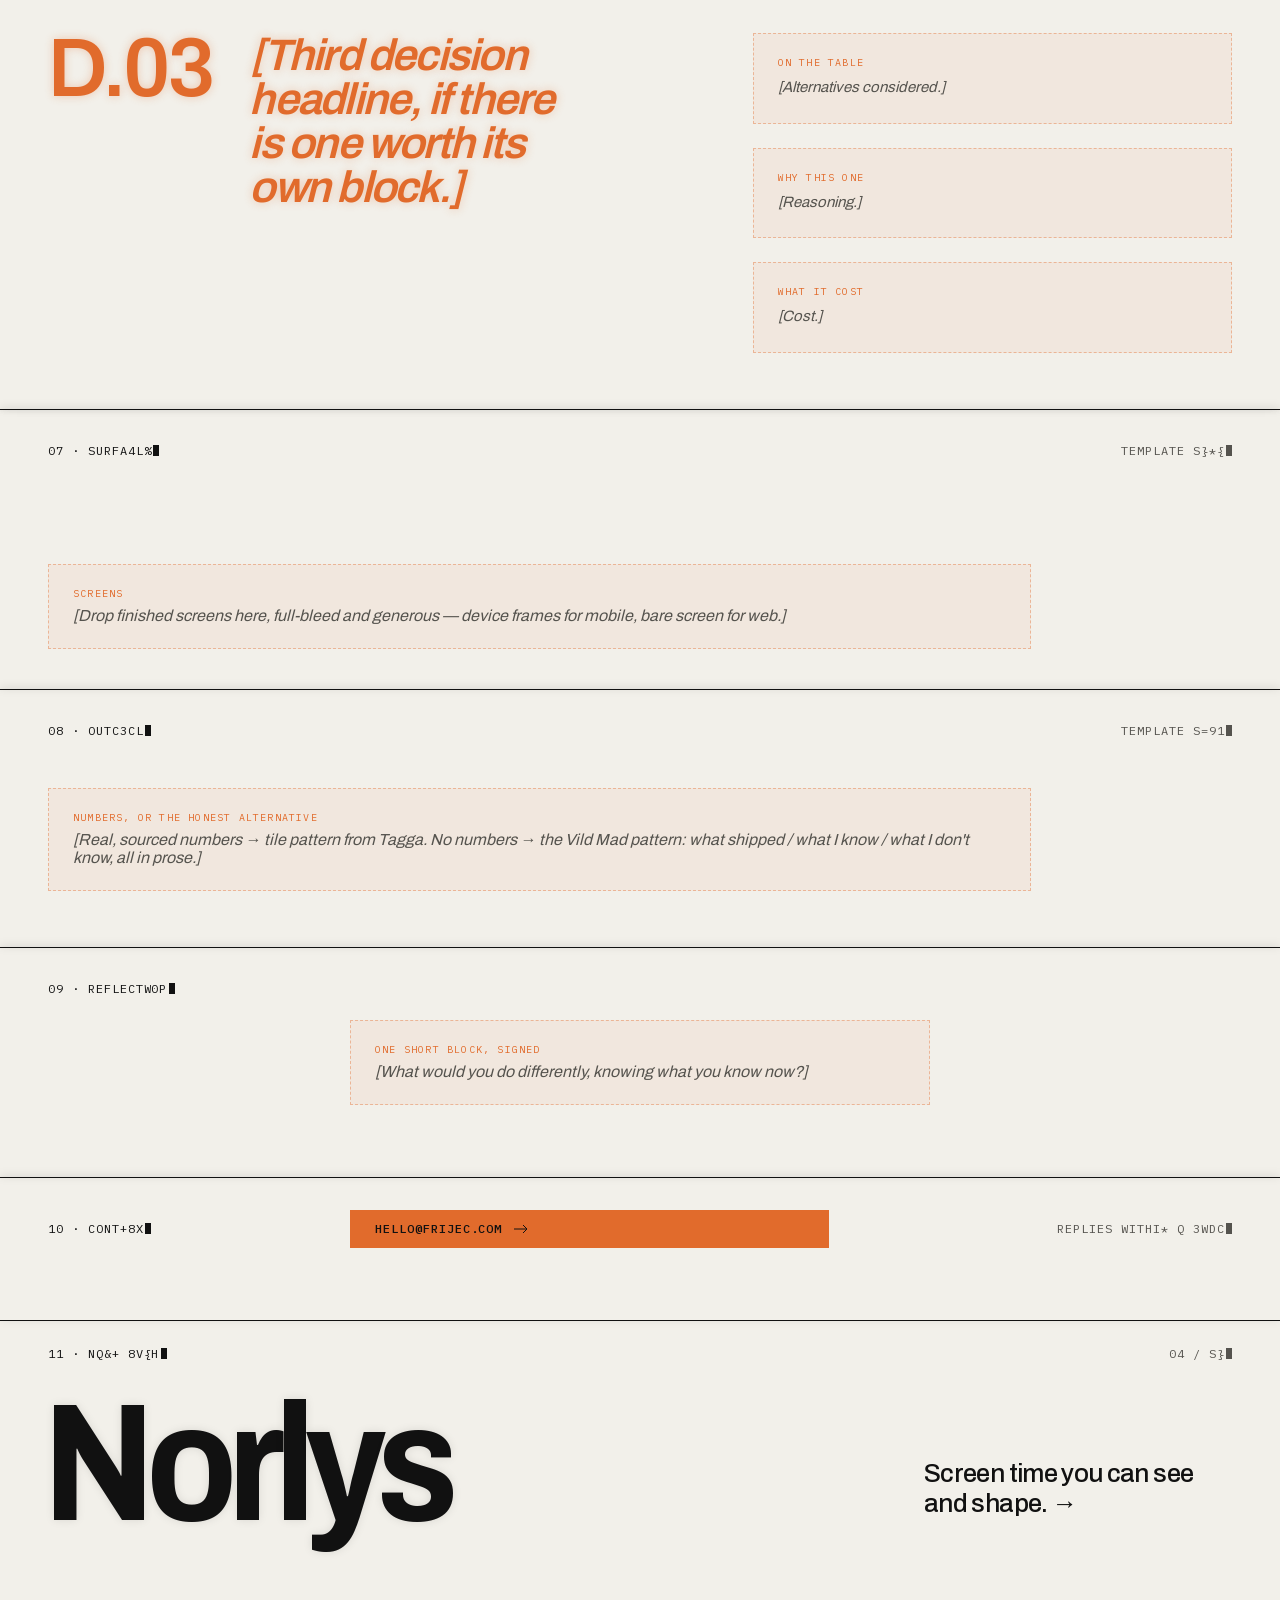
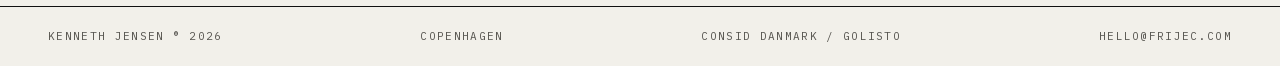
<file: work/dribe.html>
<!DOCTYPE html>
<html lang="en">
<head>
<meta charset="utf-8">
<title>:Dribe — Kenneth Jensen</title>
<meta name="description" content="A car subscription built to beat leasing: flexible, app-based access with no long-term commitment. UX / Design Lead, 2021 — 2022.">
<meta property="og:type" content="website">
<meta property="og:site_name" content="Kenneth Jensen">
<meta property="og:title" content=":Dribe — Kenneth Jensen">
<meta property="og:description" content="A car subscription built to beat leasing: flexible, app-based access with no long-term commitment. UX / Design Lead, 2021 — 2022.">
<meta property="og:url" content="https://frijec.github.io/portfolio/work/dribe.html">
<meta property="og:image" content="https://frijec.github.io/portfolio/assets/img/og-default.jpg">
<meta property="og:image:width" content="1200">
<meta property="og:image:height" content="630">
<meta name="twitter:card" content="summary_large_image">
<meta name="twitter:title" content=":Dribe — Kenneth Jensen">
<meta name="twitter:description" content="A car subscription built to beat leasing: flexible, app-based access with no long-term commitment. UX / Design Lead, 2021 — 2022.">
<meta name="twitter:image" content="https://frijec.github.io/portfolio/assets/img/og-default.jpg">
<meta name="viewport" content="width=device-width, initial-scale=1">
<meta name="robots" content="noindex, nofollow"> <!-- PRE-LAUNCH: remove this line to allow search indexing -->
<link rel="icon" href="../assets/favicon.svg" type="image/svg+xml">
<link rel="preload" href="../assets/fonts/archivo-latin-var.woff2" as="font" type="font/woff2" crossorigin>
<link rel="preload" href="../assets/fonts/plexmono-latin-400.woff2" as="font" type="font/woff2" crossorigin>
<link rel="stylesheet" href="../assets/fonts/fonts.css">
<link rel="stylesheet" href="../assets/css/style.css?v=32">
<script>document.documentElement.classList.add("js");try{if(localStorage.getItem("kj-theme")==="crt")document.documentElement.setAttribute("data-theme","crt")}catch(e){}</script>
</head>
<body>
<a class="skip" href="#main">Skip to content</a>
<div class="scrollbar"></div>
<header>
<nav class="nav">
  <div class="nav-row">
    <a href="../index.html" class="magnet">Kenneth Jensen ®</a>
    <div class="nav-links">
      <a href="../work.html" class="magnet active">Work [02]</a>
      <a href="../about.html" class="magnet">About</a>
      <a href="../contact.html" class="magnet">Contact</a>
    </div>
    <span class="nav-context">Consid Danmark / Golisto</span>
  </div>
</nav>
</header>
<div class="wrap">
  <div class="gutter-label left">Case 03 / 06 — :Dribe — Client</div>

  <main id="main">
  <section class="masthead-enter pt-8">
    <div class="row mb-7">
      <span class="mono-s c8 meta-row"><span>03 / 06</span><span class="muted">Status: Shipped</span><span>2021 — 2022</span></span>
    </div>
    <div class="row row--end">
      <h1 class="t-display-xl c8 reveal in">:Dribe</h1>
      <p class="t-xl c4 pb-3">A car subscription built to beat leasing: flexible, app-based access with no long-term commitment.</p>
    </div>
    <div class="row mt-7 rule-top pt-4">
      <span class="mono-s c2 muted">Spec</span>
      <div class="kv c5">
        <div class="kv-row"><span>Role</span><span class="kv-leader"></span><span>UX / Design Lead</span></div>
        <div class="kv-row"><span>Client</span><span class="kv-leader"></span><span>:Dribe</span></div>
      </div>
      <div class="kv c5 s8">
        <div class="kv-row"><span>Platforms</span><span class="kv-leader"></span><span>Web / iOS / Android</span></div>
        <div class="kv-row"><span>Duration</span><span class="kv-leader"></span><span>2021 — 2022</span></div>
      </div>
    </div>
    <div class="media mt-6" style="height:min(480px,50vw)"></div>
  </section>

  <section class="section">
    <div class="row">
      <span class="mono-s c2">02 · Situation</span>
      <div class="c7 s4 pt-8 stack">
        <p class="t-l reveal">:Dribe was a Danish car subscription service: flexible, app-based access to a car with no long-term commitment. The brief was repositioning: establish it as a car concept that surpassed any leasing platform, built on a plug-and-play service that adapted to what an individual needed from a car.</p>
        <p class="t-l reveal">That meant a complete redesign of every digital platform and a thorough overhaul of the physical touchpoints in the service design, rather than one screen at a time. Alongside the redesign I helped :Dribe assemble a Customer Journey team, put together so its members covered each other's strengths and weaknesses, to carry the platform after the project ended.</p>
      </div>
    </div>
  </section>

  <section class="section">
    <div class="row">
      <span class="mono-s c2">03 · Problem</span>
      <h2 class="todo c9 s3 t-display-m pt-8 m-short">[The problem, stated as one sentence a stranger could repeat back.]</h2>
    </div>
    <div class="row pt-9 pb-0">
      <span class="mono-s c2 muted s3">Constraints — template slots</span>
      <div class="c8 s5 rule-top">
        <div class="numbered"><span class="accent t-num-m">01</span><div class="todo-block"><span class="mono-xs tag">Constraint</span><p>[What made a full cross-platform leasing flow hard — e.g. financing rules, dealer inventory sync, legal contract steps.]</p></div></div>
        <div class="numbered"><span class="accent t-num-m">02</span><div class="todo-block"><span class="mono-xs tag">Constraint</span><p>[A second constraint — technical or organisational.]</p></div></div>
        <div class="numbered last"><span class="accent t-num-m">03</span><div class="todo-block"><span class="mono-xs tag">Constraint</span><p>[A third, if there is one worth naming.]</p></div></div>
      </div>
    </div>
  </section>

  <section class="section">
    <div class="row pb-2">
      <span class="mono-s c2">05 · Decisions</span>
      <span class="mono-s ta-r muted c2 s11">Template · 3 slots</span>
    </div>

    <article class="decision">
      <div class="c2 decision-index">D.01</div>
      <h3 class="todo c5 s3 t-display-s">[Decision headline — a short declarative sentence.]</h3>
      <div class="decision-detail c5 s8">
        <div class="todo-block"><span class="mono-xs tag">On the table</span><p>[What alternatives were considered and rejected?]</p></div>
        <div class="todo-block"><span class="mono-xs tag">Why this one</span><p>[Why was this the right call given the constraints above?]</p></div>
        <div class="todo-block"><span class="mono-xs tag">What it cost</span><p>[What did choosing this give up?]</p></div>
      </div>
    </article>

    <article class="decision">
      <div class="c2 decision-index">D.02</div>
      <h3 class="todo c5 s3 t-display-s">[Second decision headline.]</h3>
      <div class="decision-detail c5 s8">
        <div class="todo-block"><span class="mono-xs tag">On the table</span><p>[Alternatives considered.]</p></div>
        <div class="todo-block"><span class="mono-xs tag">Why this one</span><p>[Reasoning.]</p></div>
        <div class="todo-block"><span class="mono-xs tag">What it cost</span><p>[Cost.]</p></div>
      </div>
    </article>

    <article class="decision pb-9">
      <div class="c2 decision-index">D.03</div>
      <h3 class="todo c5 s3 t-display-s">[Third decision headline, if there is one worth its own block.]</h3>
      <div class="decision-detail c5 s8">
        <div class="todo-block"><span class="mono-xs tag">On the table</span><p>[Alternatives considered.]</p></div>
        <div class="todo-block"><span class="mono-xs tag">Why this one</span><p>[Reasoning.]</p></div>
        <div class="todo-block"><span class="mono-xs tag">What it cost</span><p>[Cost.]</p></div>
      </div>
    </article>
  </section>

  <section class="section">
    <div class="row">
      <span class="mono-s c2">07 · Surfaces</span>
      <span class="mono-s ta-r muted c2 s11">Template slot</span>
    </div>
    <div class="row pb-7">
      <div class="c10 todo-block"><span class="mono-xs tag">Screens</span><p>[Drop finished screens here, full-bleed and generous — device frames for mobile, bare screen for web.]</p></div>
    </div>
  </section>

  <section class="section">
    <div class="row pb-0">
      <span class="mono-s c2">08 · Outcome</span>
      <span class="mono-s ta-r muted c2 s11">Template slot</span>
    </div>
    <div class="row pt-8 pb-9">
      <div class="c10 todo-block"><span class="mono-xs tag">Numbers, or the honest alternative</span><p>[Real, sourced numbers → tile pattern from Tagga. No numbers → the Vild Mad pattern: what shipped / what I know / what I don't know, all in prose.]</p></div>
    </div>
  </section>

  <section class="section">
    <div class="row">
      <span class="mono-s c2">09 · Reflection</span>
      <div class="c6 s4 todo-block mt-7">
        <span class="mono-xs tag">One short block, signed</span>
        <p>[What would you do differently, knowing what you know now?]</p>
      </div>
    </div>
  </section>


  <section class="section">
    <div class="row row--baseline">
      <span class="mono-s c2">10 · Contact</span>
      <a href="mailto:hello@frijec.com" class="arrow-link magnet c5 s4">hello@frijec.com
        <svg width="14" height="10" viewBox="0 0 14 10" fill="none"><path d="M0 5H13M13 5L9 1M13 5L9 9" stroke="currentColor"/></svg>
      </a>
      <span class="mono-s ta-r muted c3 s10">Replies within 2 days</span>
    </div>
  </section>

  <a href="norlys.html" class="pager magnet">
    <span class="mono-s c2">11 · Next case</span>
    <span class="mono-s ta-r muted c2 s11">04 / 06</span>
    <div class="c12 pager-body">
      <span class="pager-name" data-magnet-target>Norlys</span>
      <span class="t-xl m-short pb-4 pretty">Screen time you can see and shape. →</span>
    </div>
  </a>
  </main>
<footer>
    <span>Kenneth Jensen ® 2026</span><span>Copenhagen</span><span>Consid Danmark / Golisto</span><span>hello@frijec.com</span>
  </footer>
</div>
<script src="../assets/js/main.js?v=32"></script>
</body>
</html>
</file>
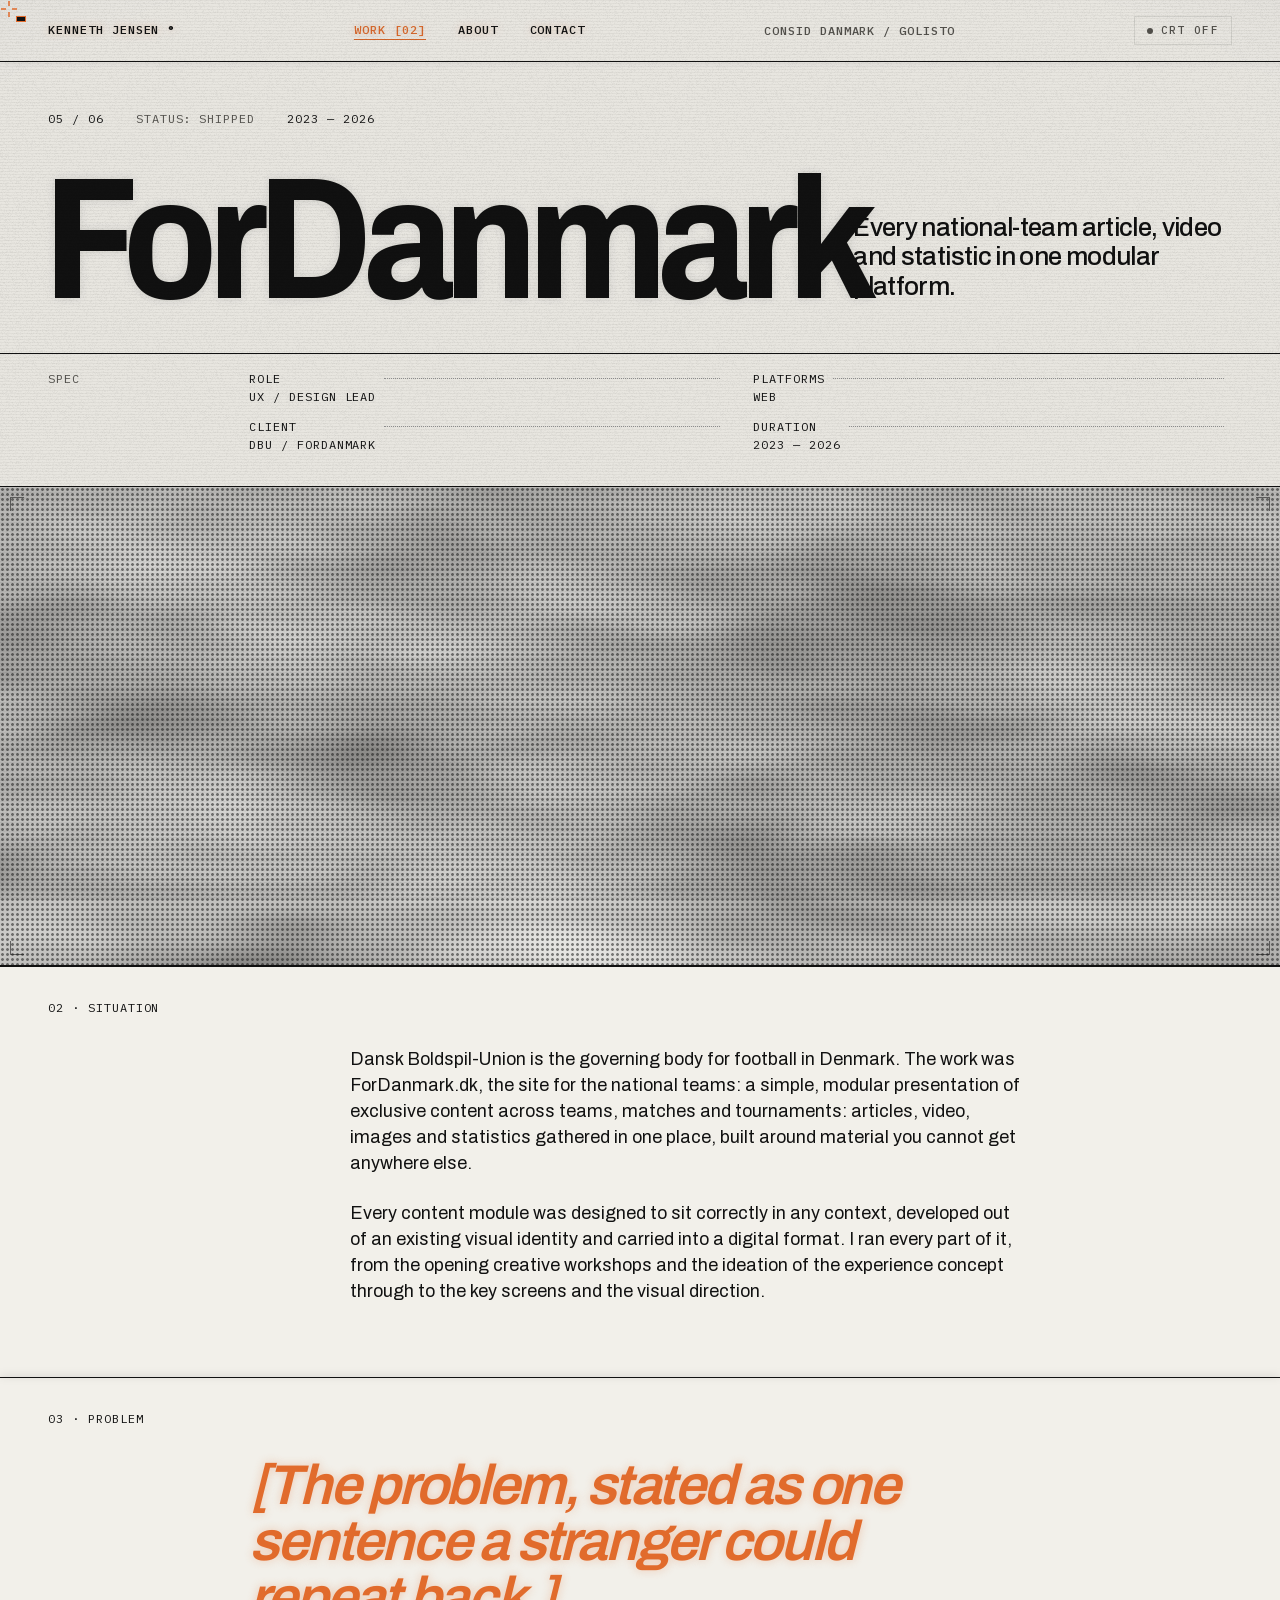
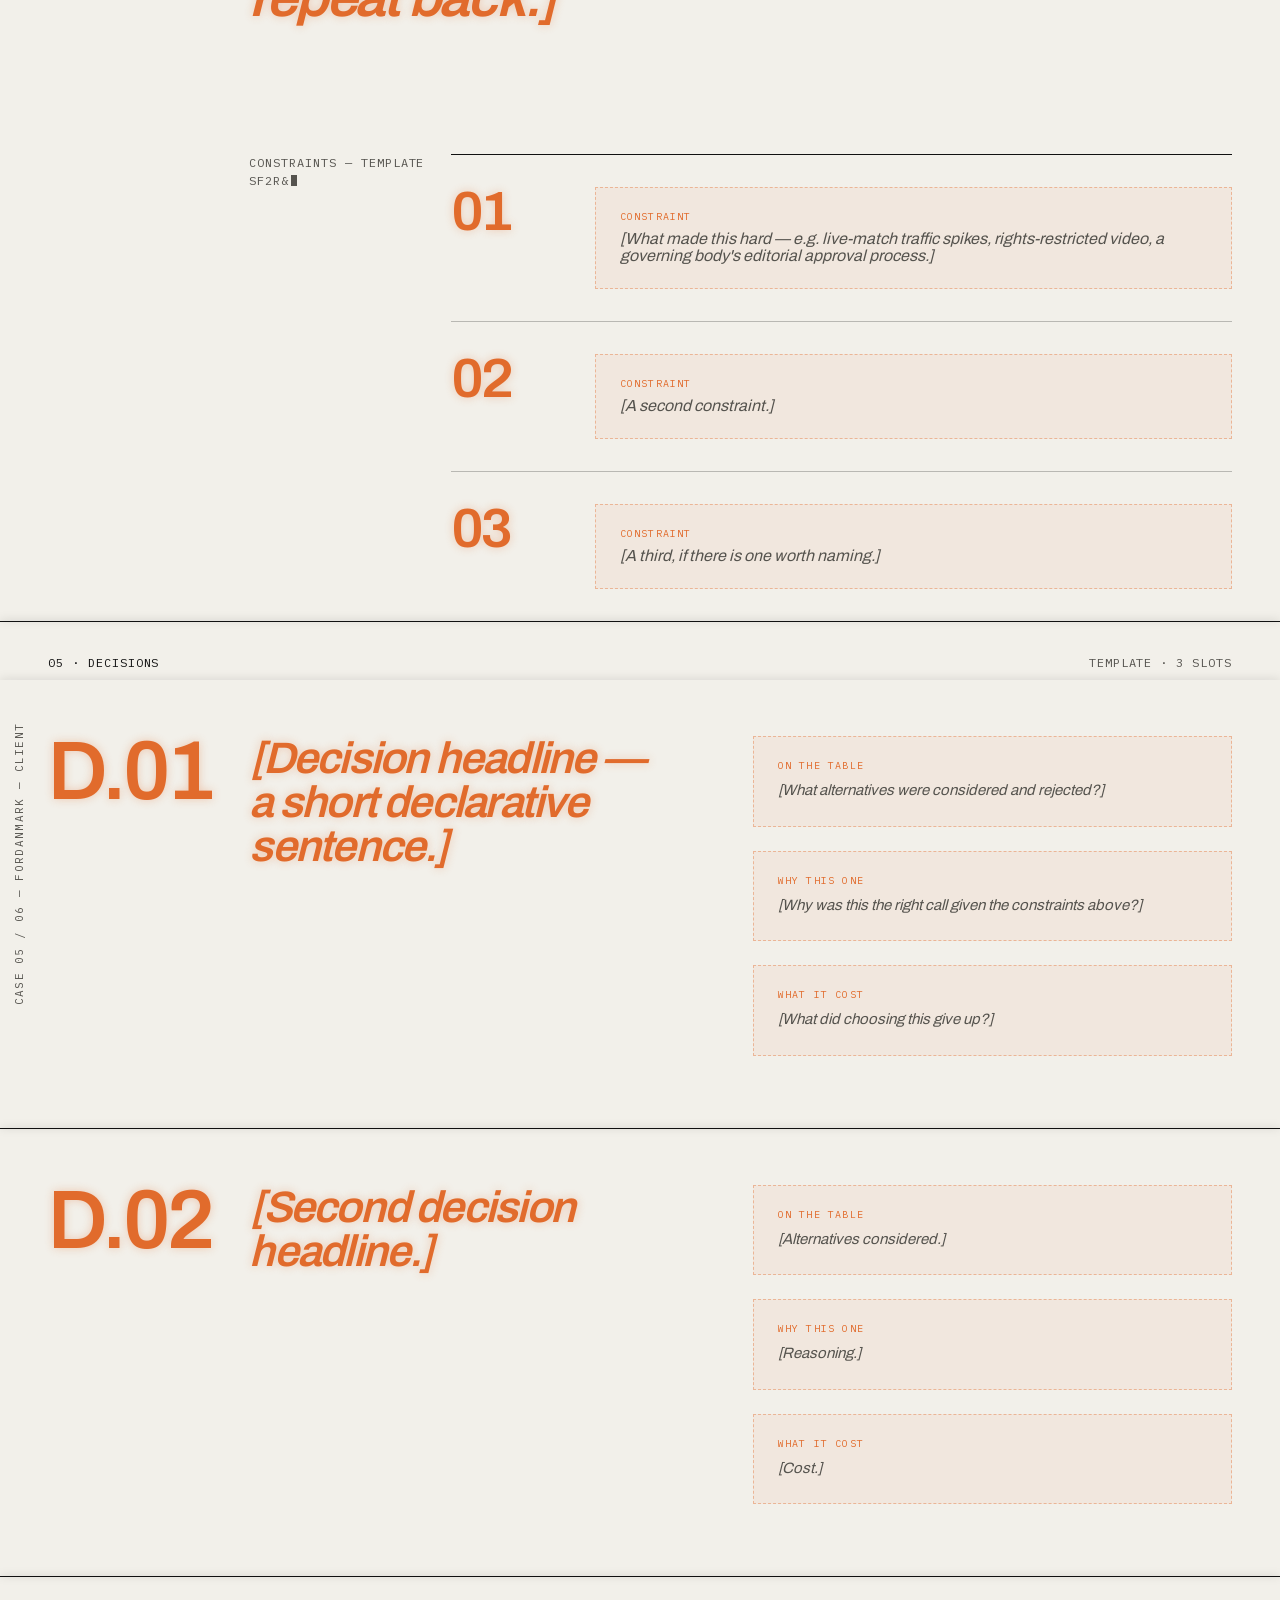
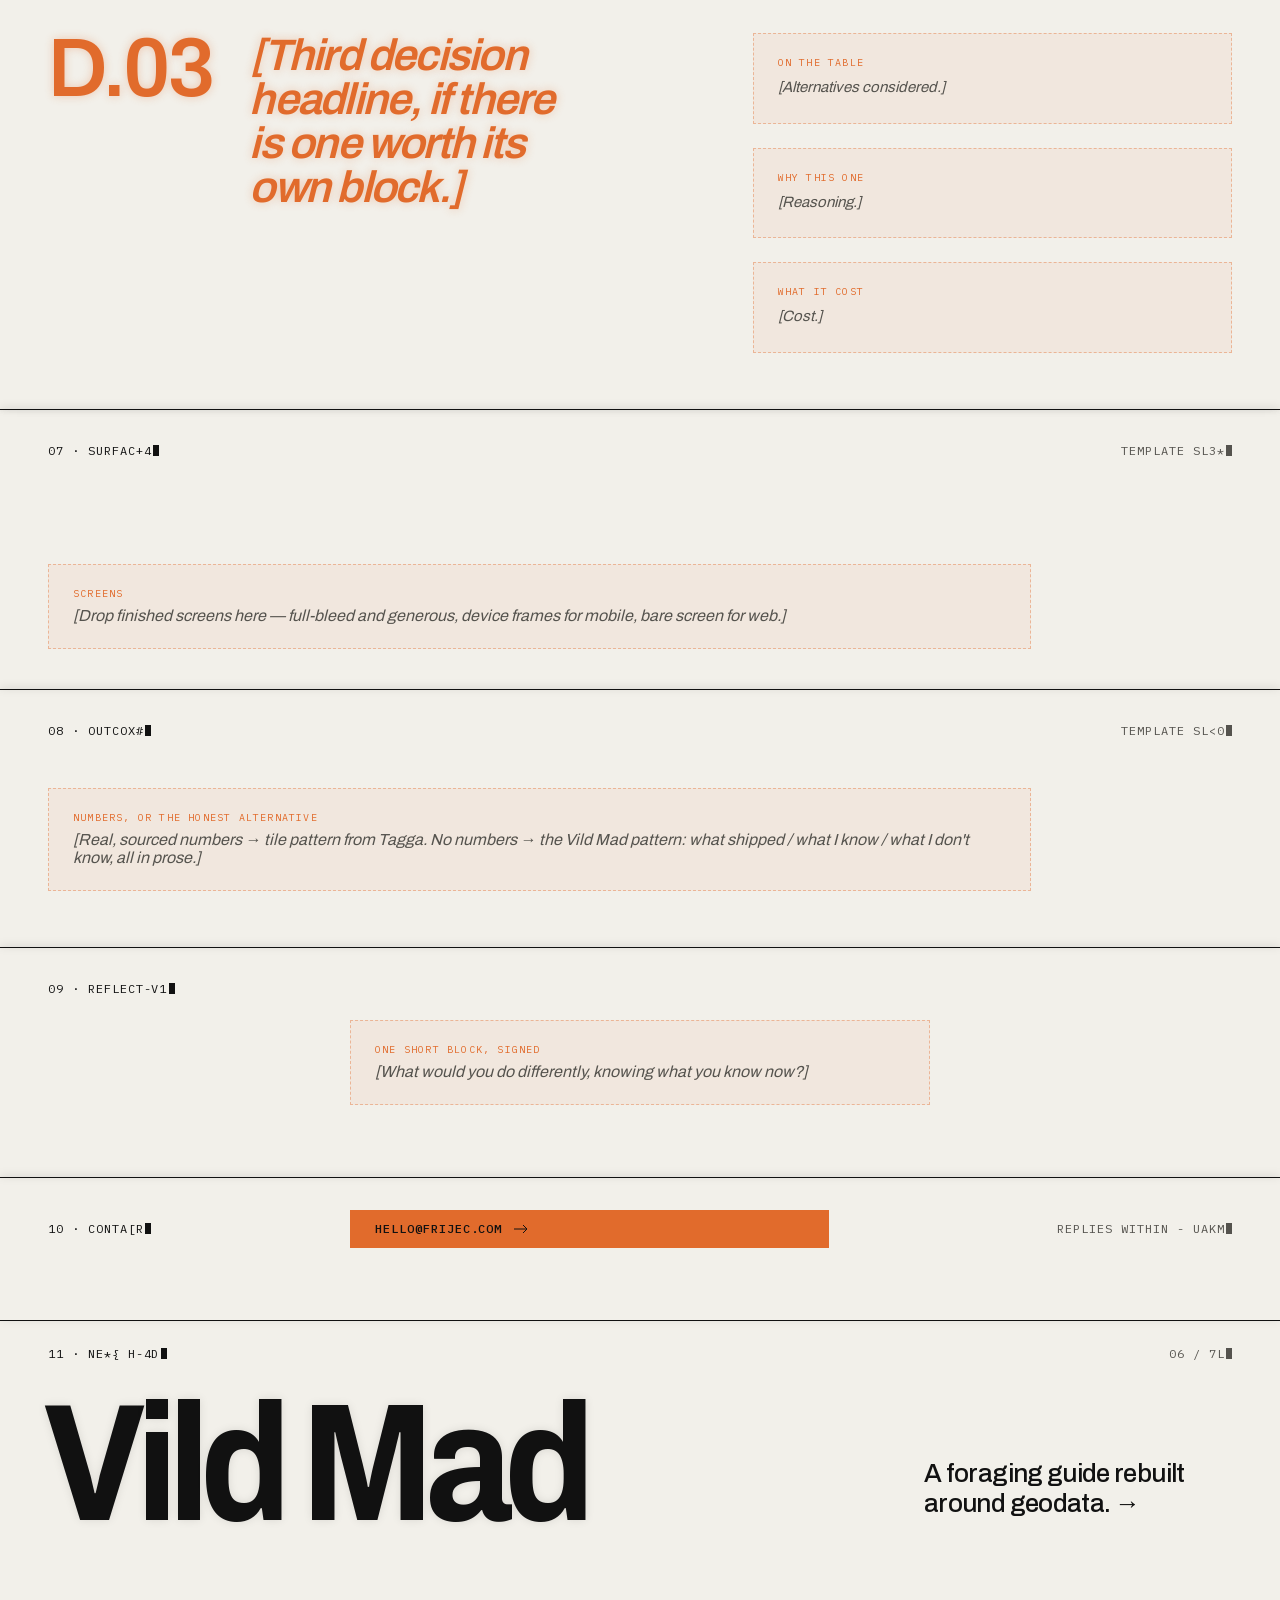
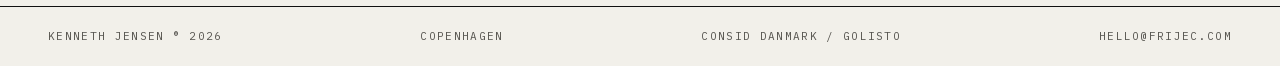
<file: work/fordanmark.html>
<!DOCTYPE html>
<html lang="en">
<head>
<meta charset="utf-8">
<title>ForDanmark — Kenneth Jensen</title>
<meta name="description" content="Every national-team article, video and statistic in one modular platform. UX / Design Lead, 2023 — 2026.">
<meta property="og:type" content="website">
<meta property="og:site_name" content="Kenneth Jensen">
<meta property="og:title" content="ForDanmark — Kenneth Jensen">
<meta property="og:description" content="Every national-team article, video and statistic in one modular platform. UX / Design Lead, 2023 — 2026.">
<meta property="og:url" content="https://frijec.github.io/portfolio/work/fordanmark.html">
<meta property="og:image" content="https://frijec.github.io/portfolio/assets/img/og-default.jpg">
<meta property="og:image:width" content="1200">
<meta property="og:image:height" content="630">
<meta name="twitter:card" content="summary_large_image">
<meta name="twitter:title" content="ForDanmark — Kenneth Jensen">
<meta name="twitter:description" content="Every national-team article, video and statistic in one modular platform. UX / Design Lead, 2023 — 2026.">
<meta name="twitter:image" content="https://frijec.github.io/portfolio/assets/img/og-default.jpg">
<meta name="viewport" content="width=device-width, initial-scale=1">
<meta name="robots" content="noindex, nofollow"> <!-- PRE-LAUNCH: remove this line to allow search indexing -->
<link rel="icon" href="../assets/favicon.svg" type="image/svg+xml">
<link rel="preload" href="../assets/fonts/archivo-latin-var.woff2" as="font" type="font/woff2" crossorigin>
<link rel="preload" href="../assets/fonts/plexmono-latin-400.woff2" as="font" type="font/woff2" crossorigin>
<link rel="stylesheet" href="../assets/fonts/fonts.css">
<link rel="stylesheet" href="../assets/css/style.css?v=32">
<script>document.documentElement.classList.add("js");try{if(localStorage.getItem("kj-theme")==="crt")document.documentElement.setAttribute("data-theme","crt")}catch(e){}</script>
</head>
<body>
<a class="skip" href="#main">Skip to content</a>
<div class="scrollbar"></div>
<header>
<nav class="nav">
  <div class="nav-row">
    <a href="../index.html" class="magnet">Kenneth Jensen ®</a>
    <div class="nav-links">
      <a href="../work.html" class="magnet active">Work [02]</a>
      <a href="../about.html" class="magnet">About</a>
      <a href="../contact.html" class="magnet">Contact</a>
    </div>
    <span class="nav-context">Consid Danmark / Golisto</span>
  </div>
</nav>
</header>
<div class="wrap">
  <div class="gutter-label left">Case 05 / 06 — ForDanmark — Client</div>

  <main id="main">
  <section class="masthead-enter pt-8">
    <div class="row mb-7">
      <span class="mono-s c8 meta-row"><span>05 / 06</span><span class="muted">Status: Shipped</span><span>2023 — 2026</span></span>
    </div>
    <div class="row row--end">
      <h1 class="t-display-xl c8 reveal in">ForDanmark</h1>
      <p class="t-xl c4 pb-3">Every national-team article, video and statistic in one modular platform.</p>
    </div>
    <div class="row mt-7 rule-top pt-4">
      <span class="mono-s c2 muted">Spec</span>
      <div class="kv c5">
        <div class="kv-row"><span>Role</span><span class="kv-leader"></span><span>UX / Design Lead</span></div>
        <div class="kv-row"><span>Client</span><span class="kv-leader"></span><span>DBU / ForDanmark</span></div>
      </div>
      <div class="kv c5 s8">
        <div class="kv-row"><span>Platforms</span><span class="kv-leader"></span><span>Web</span></div>
        <div class="kv-row"><span>Duration</span><span class="kv-leader"></span><span>2023 — 2026</span></div>
      </div>
    </div>
    <div class="media mt-6" style="height:min(480px,50vw)"></div>
  </section>

  <section class="section">
    <div class="row">
      <span class="mono-s c2">02 · Situation</span>
      <div class="c7 s4 pt-8 stack">
        <p class="t-l reveal">Dansk Boldspil-Union is the governing body for football in Denmark. The work was ForDanmark.dk, the site for the national teams: a simple, modular presentation of exclusive content across teams, matches and tournaments: articles, video, images and statistics gathered in one place, built around material you cannot get anywhere else.</p>
        <p class="t-l reveal">Every content module was designed to sit correctly in any context, developed out of an existing visual identity and carried into a digital format. I ran every part of it, from the opening creative workshops and the ideation of the experience concept through to the key screens and the visual direction.</p>
      </div>
    </div>
  </section>

  <section class="section">
    <div class="row">
      <span class="mono-s c2">03 · Problem</span>
      <h2 class="todo c9 s3 t-display-m pt-8 m-short">[The problem, stated as one sentence a stranger could repeat back.]</h2>
    </div>
    <div class="row pt-9 pb-0">
      <span class="mono-s c2 muted s3">Constraints — template slots</span>
      <div class="c8 s5 rule-top">
        <div class="numbered"><span class="accent t-num-m">01</span><div class="todo-block"><span class="mono-xs tag">Constraint</span><p>[What made this hard — e.g. live-match traffic spikes, rights-restricted video, a governing body's editorial approval process.]</p></div></div>
        <div class="numbered"><span class="accent t-num-m">02</span><div class="todo-block"><span class="mono-xs tag">Constraint</span><p>[A second constraint.]</p></div></div>
        <div class="numbered last"><span class="accent t-num-m">03</span><div class="todo-block"><span class="mono-xs tag">Constraint</span><p>[A third, if there is one worth naming.]</p></div></div>
      </div>
    </div>
  </section>

  <section class="section">
    <div class="row pb-2">
      <span class="mono-s c2">05 · Decisions</span>
      <span class="mono-s ta-r muted c2 s11">Template · 3 slots</span>
    </div>

    <article class="decision">
      <div class="c2 decision-index">D.01</div>
      <h3 class="todo c5 s3 t-display-s">[Decision headline — a short declarative sentence.]</h3>
      <div class="decision-detail c5 s8">
        <div class="todo-block"><span class="mono-xs tag">On the table</span><p>[What alternatives were considered and rejected?]</p></div>
        <div class="todo-block"><span class="mono-xs tag">Why this one</span><p>[Why was this the right call given the constraints above?]</p></div>
        <div class="todo-block"><span class="mono-xs tag">What it cost</span><p>[What did choosing this give up?]</p></div>
      </div>
    </article>

    <article class="decision">
      <div class="c2 decision-index">D.02</div>
      <h3 class="todo c5 s3 t-display-s">[Second decision headline.]</h3>
      <div class="decision-detail c5 s8">
        <div class="todo-block"><span class="mono-xs tag">On the table</span><p>[Alternatives considered.]</p></div>
        <div class="todo-block"><span class="mono-xs tag">Why this one</span><p>[Reasoning.]</p></div>
        <div class="todo-block"><span class="mono-xs tag">What it cost</span><p>[Cost.]</p></div>
      </div>
    </article>

    <article class="decision pb-9">
      <div class="c2 decision-index">D.03</div>
      <h3 class="todo c5 s3 t-display-s">[Third decision headline, if there is one worth its own block.]</h3>
      <div class="decision-detail c5 s8">
        <div class="todo-block"><span class="mono-xs tag">On the table</span><p>[Alternatives considered.]</p></div>
        <div class="todo-block"><span class="mono-xs tag">Why this one</span><p>[Reasoning.]</p></div>
        <div class="todo-block"><span class="mono-xs tag">What it cost</span><p>[Cost.]</p></div>
      </div>
    </article>
  </section>

  <section class="section">
    <div class="row">
      <span class="mono-s c2">07 · Surfaces</span>
      <span class="mono-s ta-r muted c2 s11">Template slot</span>
    </div>
    <div class="row pb-7">
      <div class="c10 todo-block"><span class="mono-xs tag">Screens</span><p>[Drop finished screens here — full-bleed and generous, device frames for mobile, bare screen for web.]</p></div>
    </div>
  </section>

  <section class="section">
    <div class="row pb-0">
      <span class="mono-s c2">08 · Outcome</span>
      <span class="mono-s ta-r muted c2 s11">Template slot</span>
    </div>
    <div class="row pt-8 pb-9">
      <div class="c10 todo-block"><span class="mono-xs tag">Numbers, or the honest alternative</span><p>[Real, sourced numbers → tile pattern from Tagga. No numbers → the Vild Mad pattern: what shipped / what I know / what I don't know, all in prose.]</p></div>
    </div>
  </section>

  <section class="section">
    <div class="row">
      <span class="mono-s c2">09 · Reflection</span>
      <div class="c6 s4 todo-block mt-7">
        <span class="mono-xs tag">One short block, signed</span>
        <p>[What would you do differently, knowing what you know now?]</p>
      </div>
    </div>
  </section>


  <section class="section">
    <div class="row row--baseline">
      <span class="mono-s c2">10 · Contact</span>
      <a href="mailto:hello@frijec.com" class="arrow-link magnet c5 s4">hello@frijec.com
        <svg width="14" height="10" viewBox="0 0 14 10" fill="none"><path d="M0 5H13M13 5L9 1M13 5L9 9" stroke="currentColor"/></svg>
      </a>
      <span class="mono-s ta-r muted c3 s10">Replies within 2 days</span>
    </div>
  </section>

  <a href="vildmad.html" class="pager magnet">
    <span class="mono-s c2">11 · Next case</span>
    <span class="mono-s ta-r muted c2 s11">06 / 06</span>
    <div class="c12 pager-body">
      <span class="pager-name" data-magnet-target>Vild Mad</span>
      <span class="t-xl m-short pb-4 pretty">A foraging guide rebuilt around geodata. →</span>
    </div>
  </a>
  </main>
<footer>
    <span>Kenneth Jensen ® 2026</span><span>Copenhagen</span><span>Consid Danmark / Golisto</span><span>hello@frijec.com</span>
  </footer>
</div>
<script src="../assets/js/main.js?v=32"></script>
</body>
</html>
</file>
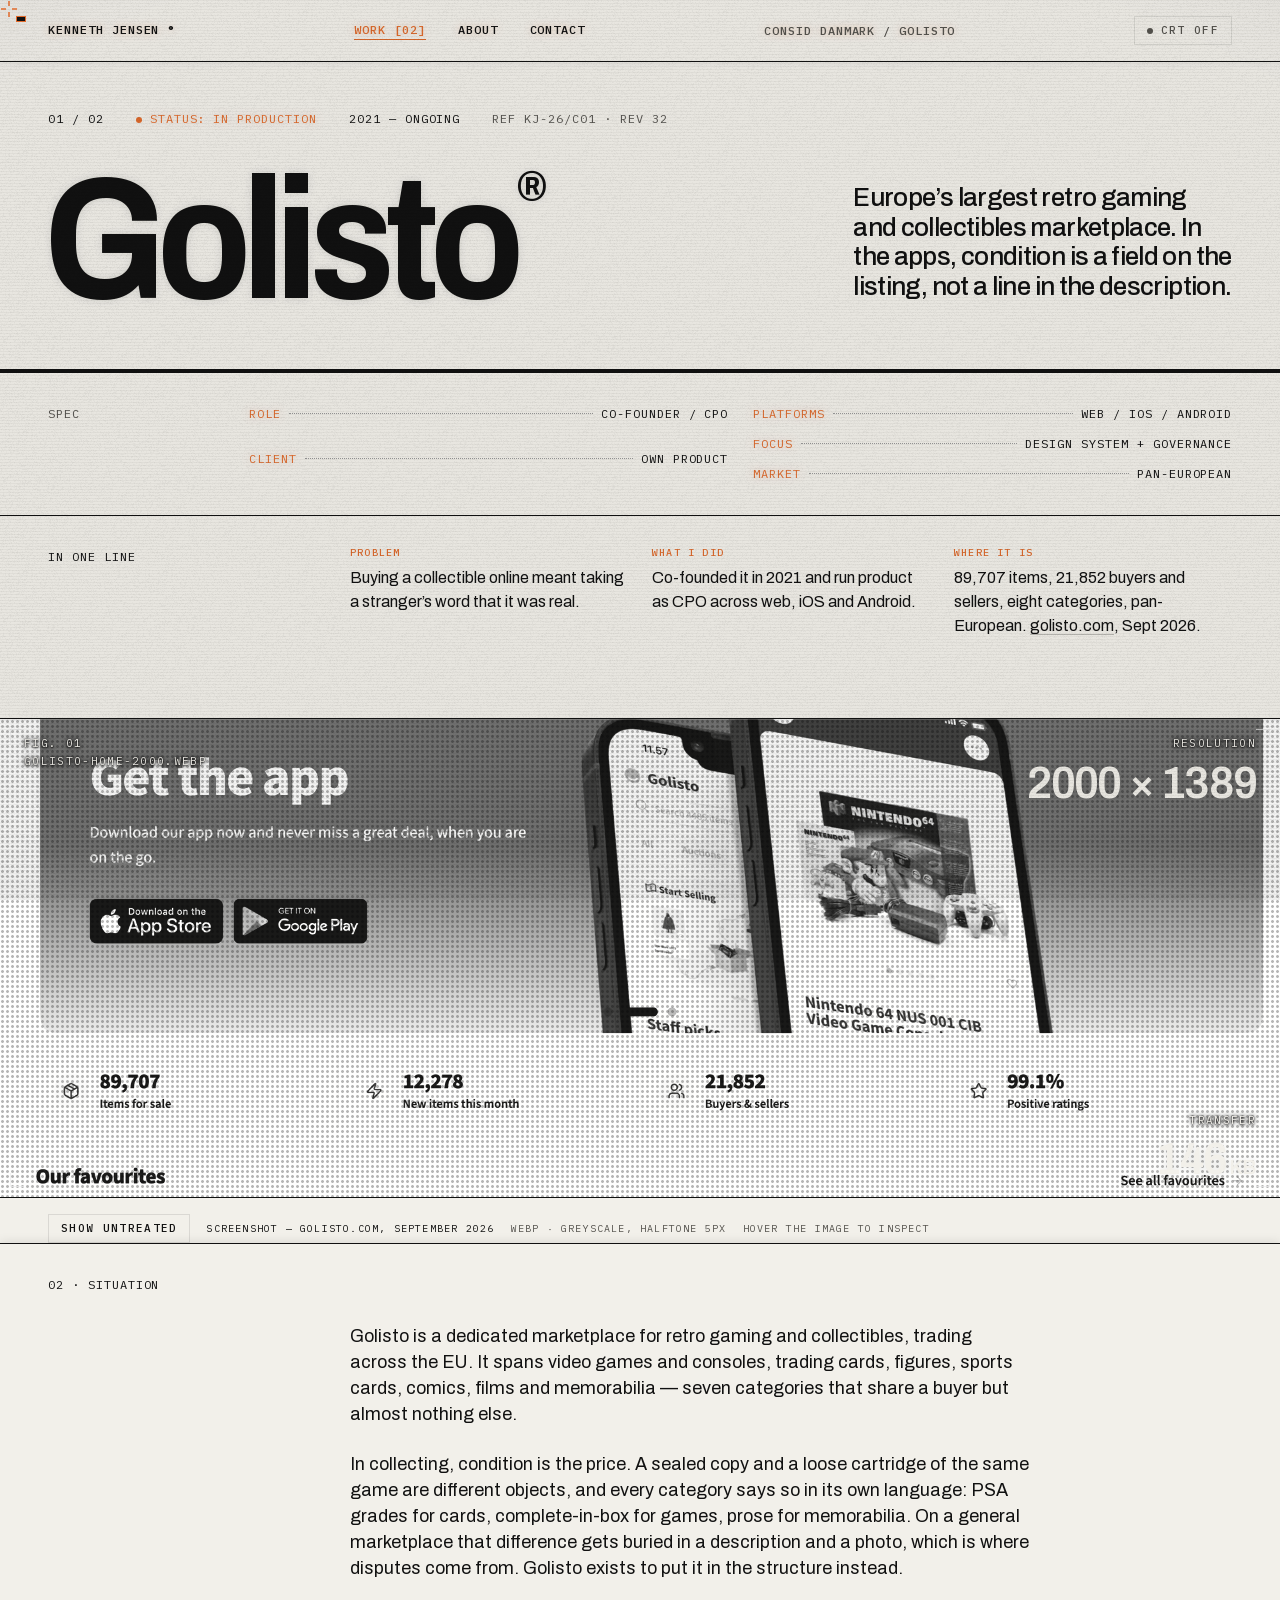
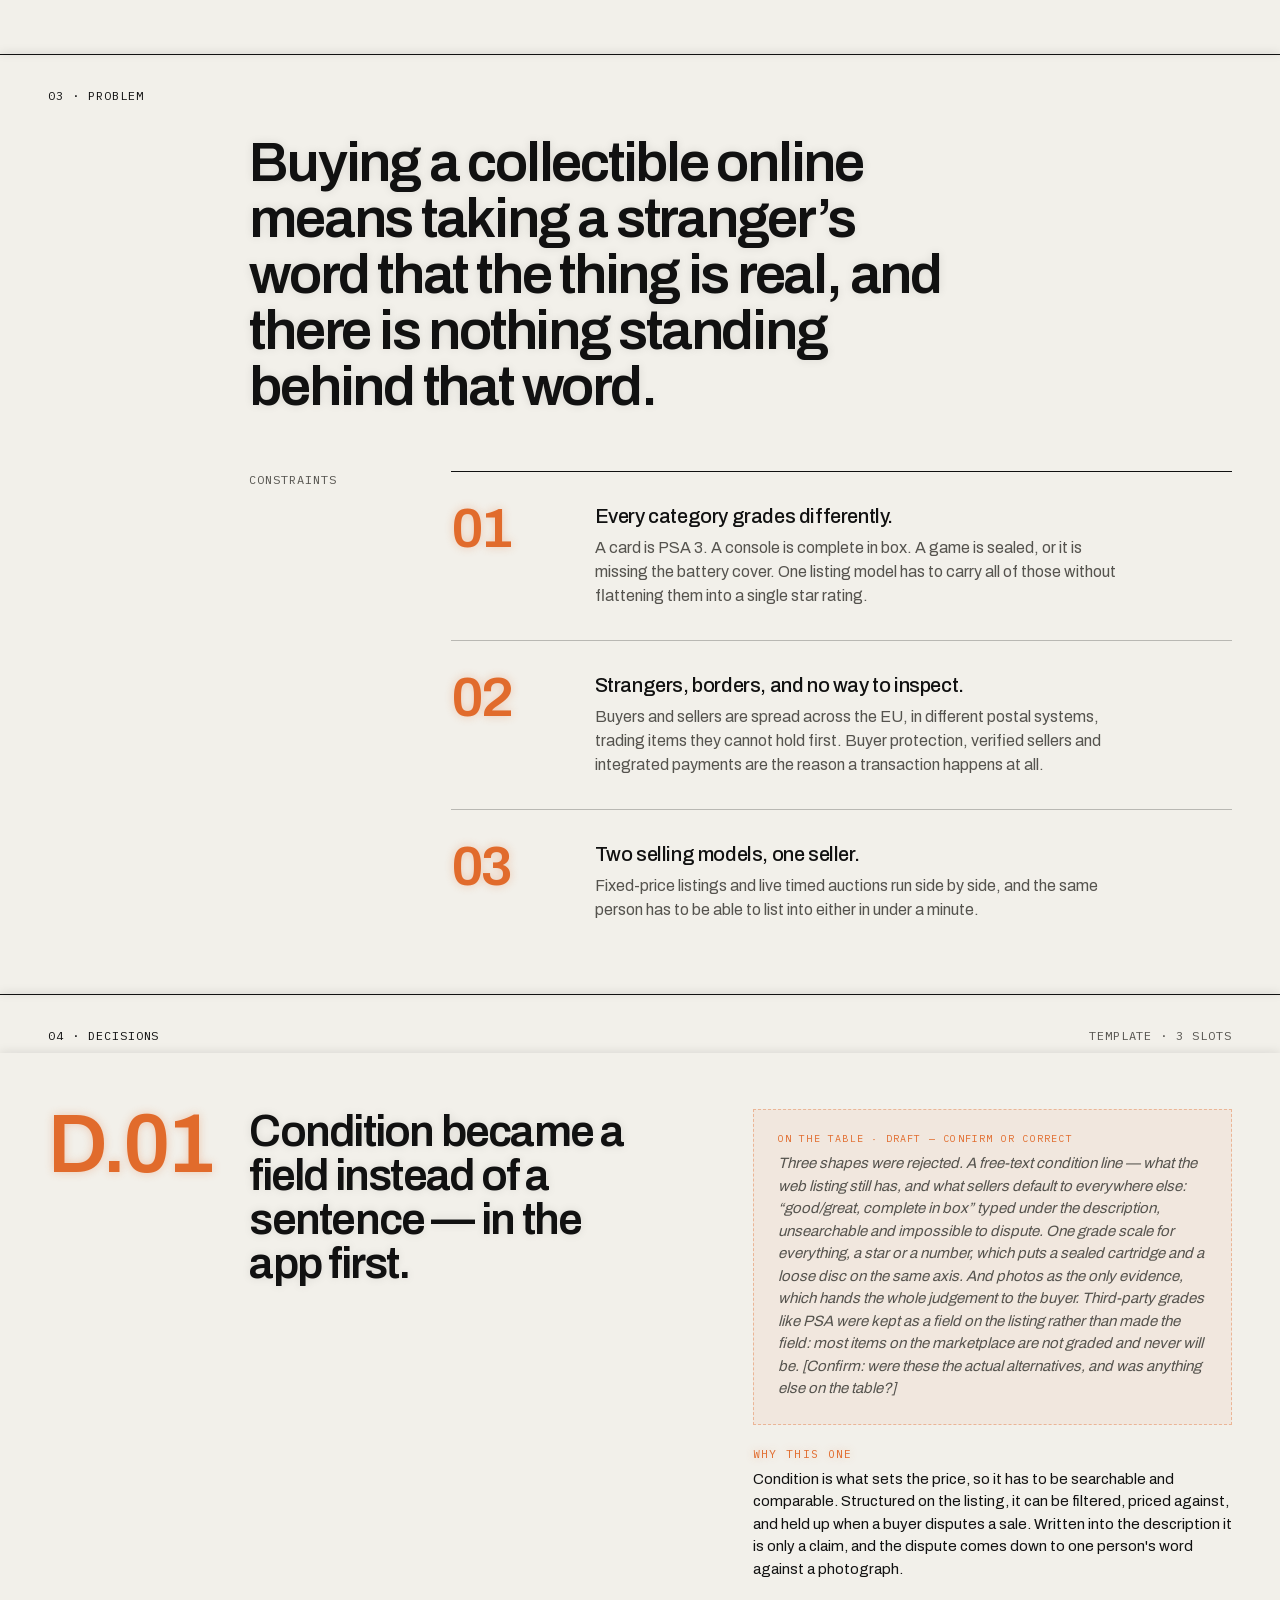
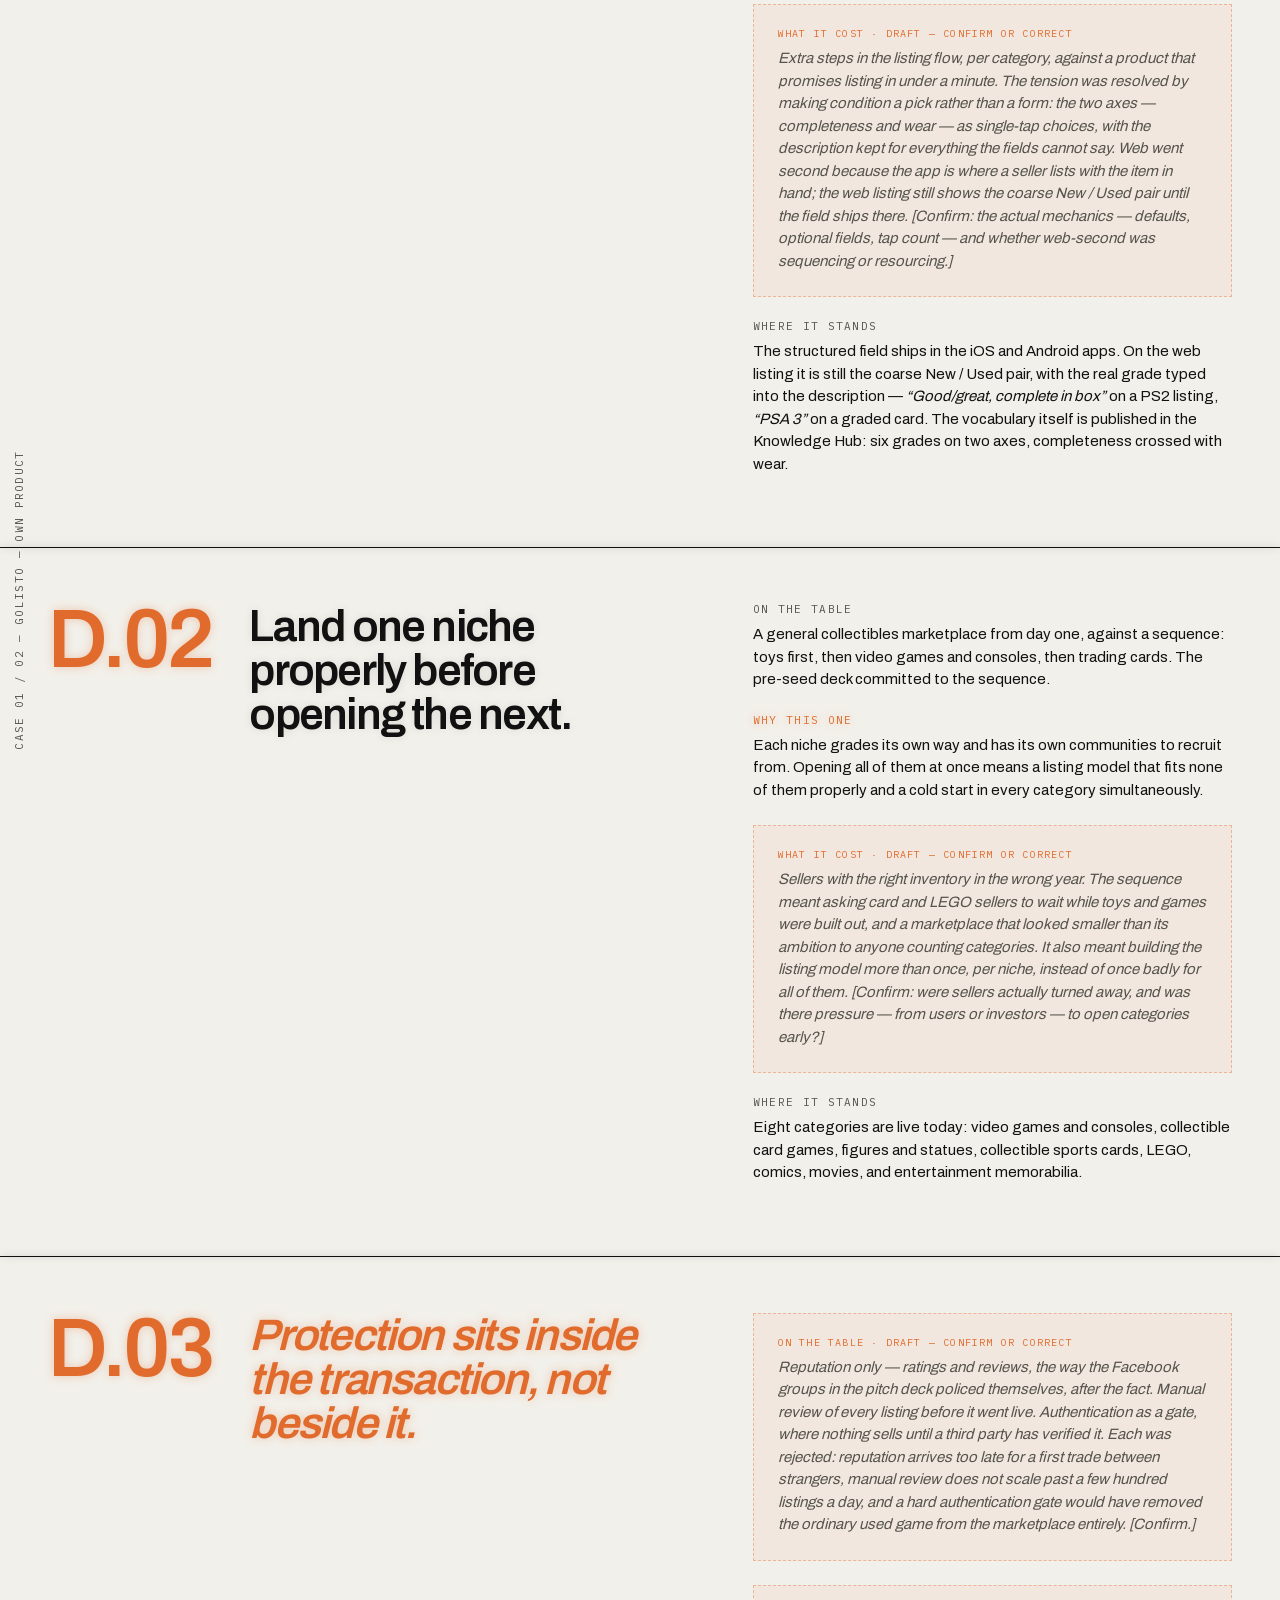
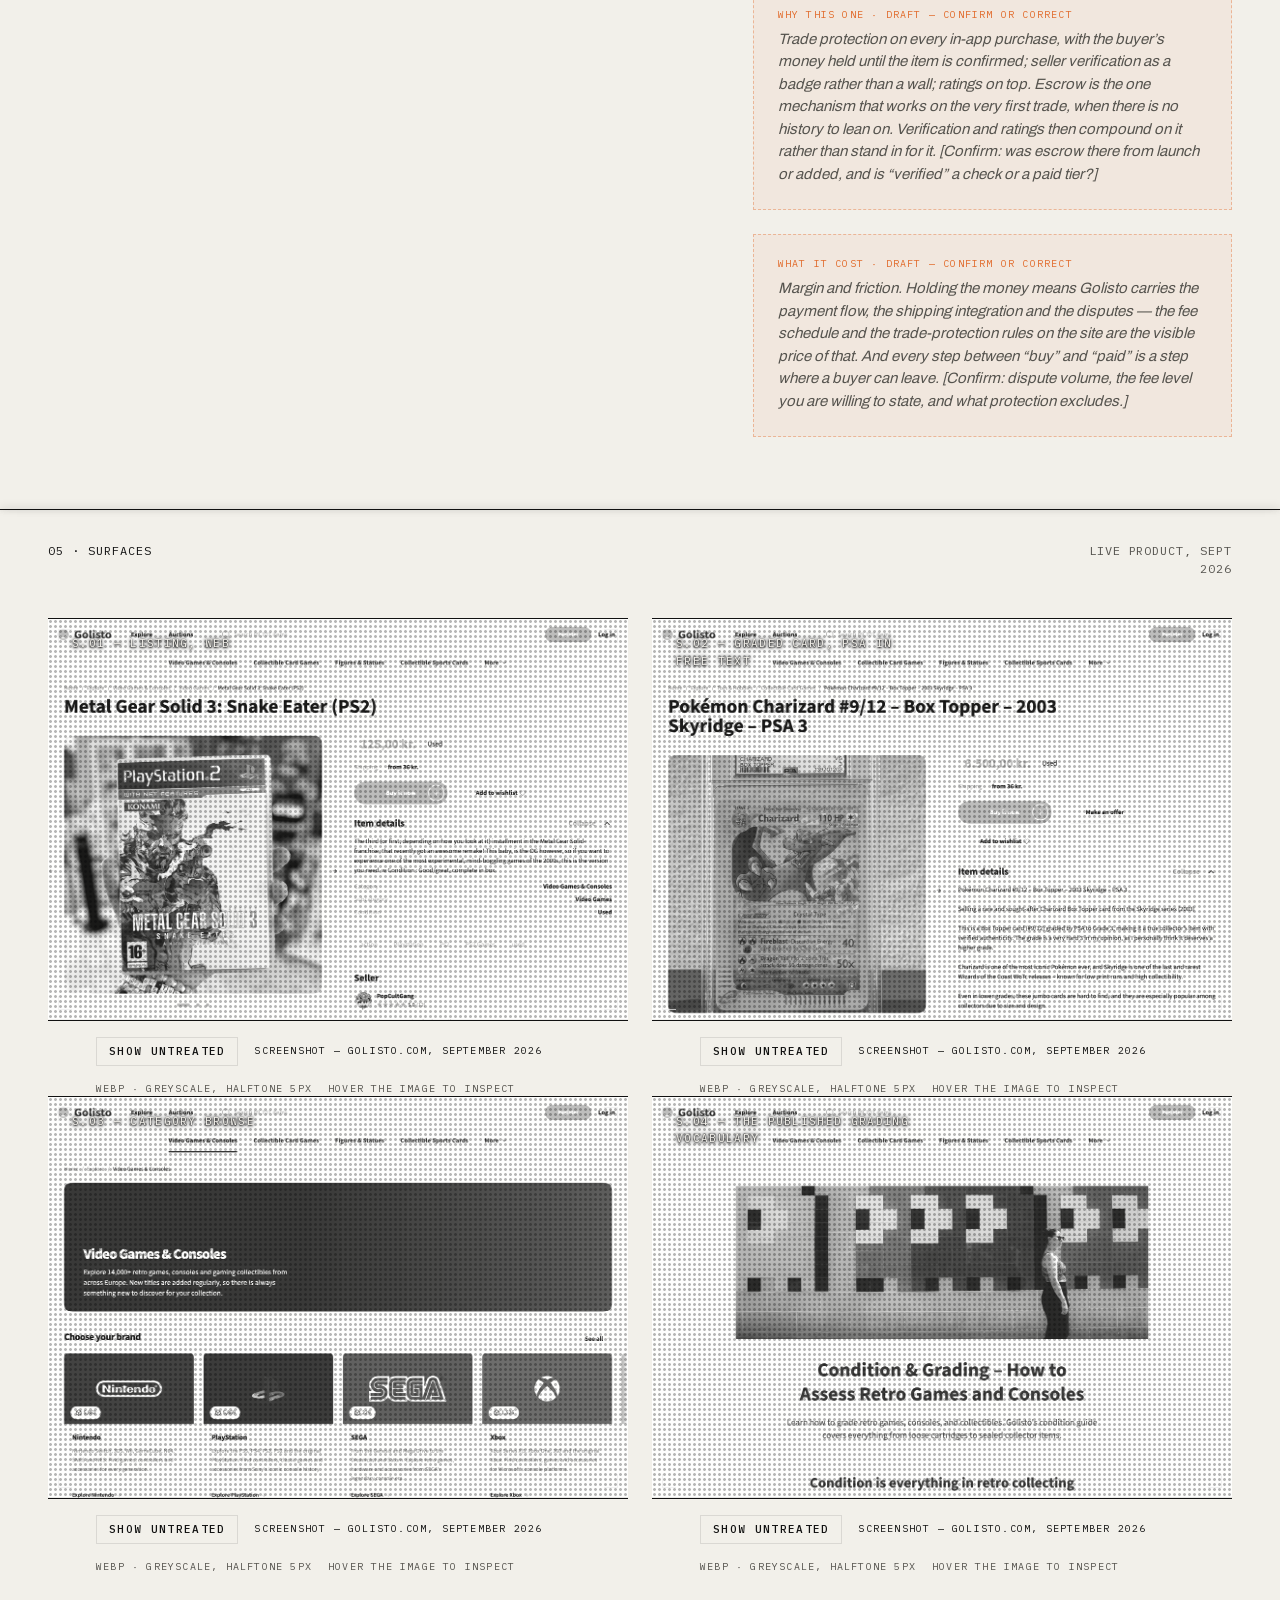
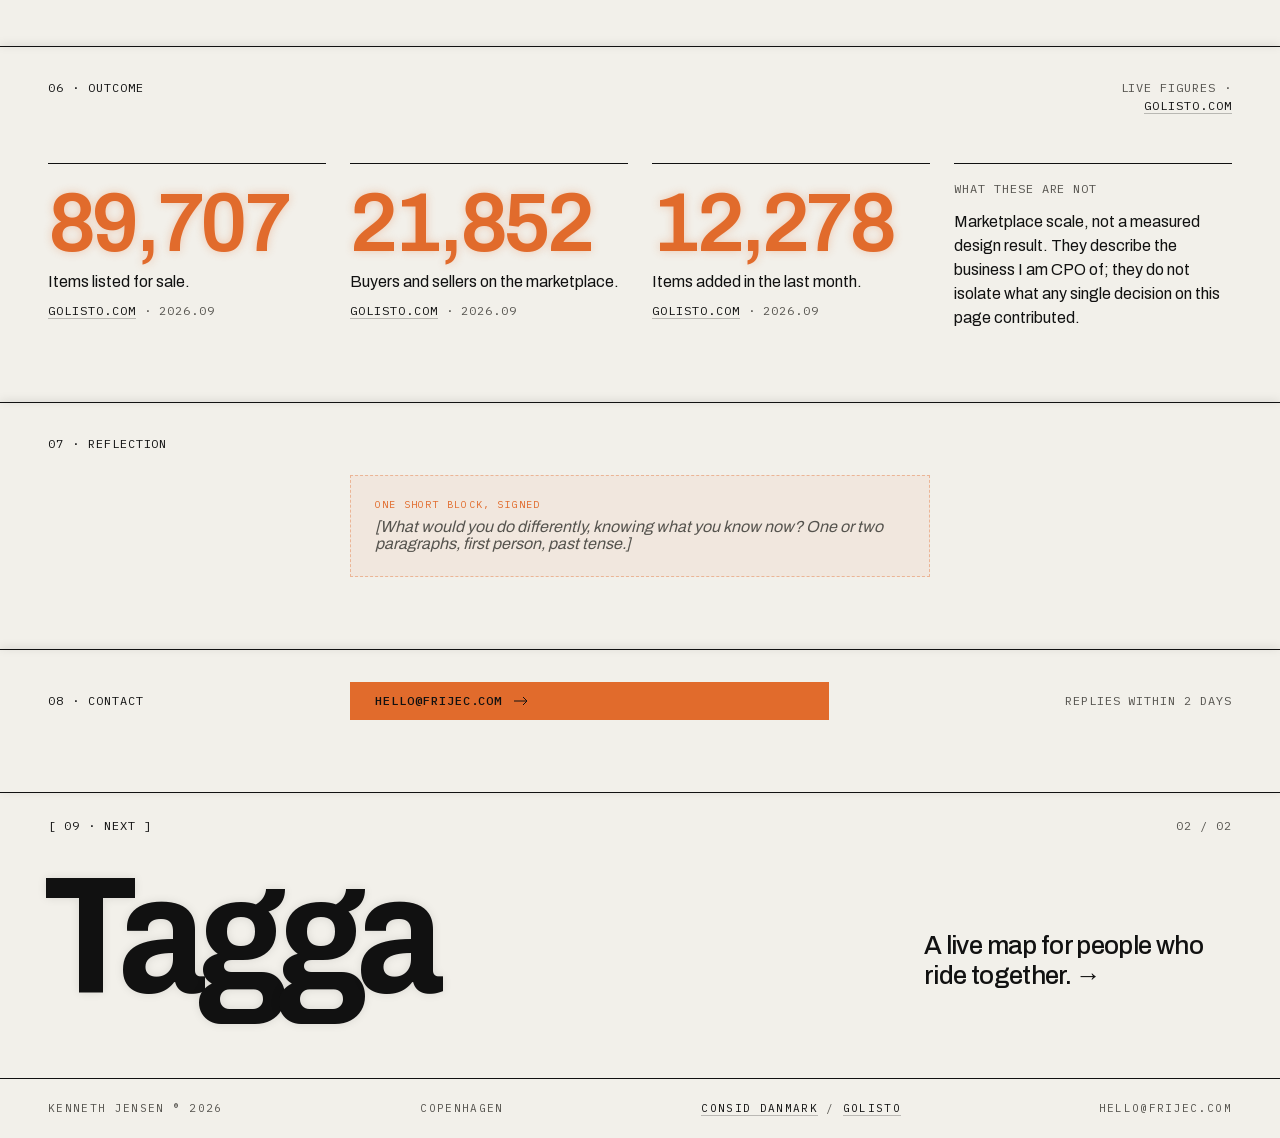
<file: work/golisto.html>
<!DOCTYPE html>
<html lang="en">
<head>
<meta charset="utf-8">
<title>Golisto — Kenneth Jensen</title>
<meta name="description" content="Europe’s largest retro gaming and collectibles marketplace. In the apps, condition is a field on the listing, not a line in the description. Co-founder / CPO, 2021 — ongoing.">
<meta property="og:type" content="website">
<meta property="og:site_name" content="Kenneth Jensen">
<meta property="og:title" content="Golisto — Kenneth Jensen">
<meta property="og:description" content="Europe’s largest retro gaming and collectibles marketplace. In the apps, condition is a field on the listing, not a line in the description. Co-founder / CPO, 2021 — ongoing.">
<meta property="og:url" content="https://frijec.github.io/portfolio/work/golisto.html">
<meta property="og:image" content="https://frijec.github.io/portfolio/assets/img/og-golisto.jpg">
<meta property="og:image:width" content="1200">
<meta property="og:image:height" content="630">
<meta name="twitter:card" content="summary_large_image">
<meta name="twitter:title" content="Golisto — Kenneth Jensen">
<meta name="twitter:description" content="Europe’s largest retro gaming and collectibles marketplace. In the apps, condition is a field on the listing, not a line in the description. Co-founder / CPO, 2021 — ongoing.">
<meta name="twitter:image" content="https://frijec.github.io/portfolio/assets/img/og-golisto.jpg">
<meta name="viewport" content="width=device-width, initial-scale=1">
<meta name="robots" content="noindex, nofollow"> <!-- PRE-LAUNCH: remove this line to allow search indexing -->
<link rel="icon" href="../assets/favicon.svg" type="image/svg+xml">
<link rel="preload" href="../assets/fonts/archivo-latin-var.woff2" as="font" type="font/woff2" crossorigin>
<link rel="preload" href="../assets/fonts/plexmono-latin-400.woff2" as="font" type="font/woff2" crossorigin>
<link rel="stylesheet" href="../assets/fonts/fonts.css">
<link rel="stylesheet" href="../assets/css/style.css?v=32">
<script>document.documentElement.classList.add("js");try{if(localStorage.getItem("kj-theme")==="crt")document.documentElement.setAttribute("data-theme","crt")}catch(e){}</script>
</head>
<body>
<a class="skip" href="#main">Skip to content</a>
<div class="scrollbar"></div>
<header>
<nav class="nav">
  <div class="nav-row">
    <a href="../index.html" class="magnet">Kenneth Jensen ®</a>
    <div class="nav-links">
      <a href="../work.html" class="magnet active">Work [02]</a>
      <a href="../about.html" class="magnet">About</a>
      <a href="../contact.html" class="magnet">Contact</a>
    </div>
    <span class="nav-context"><a href="https://www.consid.com/da/" rel="noopener">Consid Danmark</a> / <a href="https://golisto.com" rel="noopener">Golisto</a></span>
  </div>
</nav>
</header>
<div class="wrap">
  <div class="gutter-label left">Case 01 / 02 — Golisto — Own product</div>

  <main id="main">
  <section class="masthead-enter pt-8">
    <div class="row mb-7">
      <span class="mono-s c8 meta-row" data-no-cipher><span>01 / 02</span><span class="accent"><span class="dot"></span>Status: In production</span><span><time datetime="2021">2021</time> — ongoing</span><span class="mono-s muted" data-no-cipher>Ref KJ-26/C01 · <span data-rev>Rev 31</span></span></span>
    </div>
    <div class="row row--end">
      <h1 class="t-display-xl c8 reveal in">Golisto<span class="reg">®</span></h1>
      <p class="t-xl c4 pb-3">Europe’s largest retro gaming and collectibles marketplace. In the apps, condition is a field on the listing, not a line in the description.</p>
    </div>
    <div class="row mt-9 rule-top-heavy pt-6 pb-6">
      <span class="mono-s c2 muted">Spec</span>
      <dl class="kv c5">
        <div class="kv-row"><dt>Role</dt><dd>Co-founder / CPO</dd></div>
        <div class="kv-row"><dt>Client</dt><dd>Own product</dd></div>
      </dl>
      <dl class="kv c5 s8">
        <div class="kv-row"><dt>Platforms</dt><dd>Web / iOS / Android</dd></div>
        <div class="kv-row"><dt>Focus</dt><dd>Design system + governance</dd></div>
        <div class="kv-row"><dt>Market</dt><dd>Pan-European</dd></div>
      </dl>
    </div>
    <div class="row oneline" data-no-cipher>
      <span class="mono-s c2">In one line</span>
      <div class="c3 s4"><div class="k">Problem</div><p class="t-m">Buying a collectible online meant taking a stranger’s word that it was real.</p></div>
      <div class="c3"><div class="k">What I did</div><p class="t-m">Co-founded it in 2021 and run product as CPO across web, iOS and Android.</p></div>
      <div class="c3"><div class="k">Where it is</div><p class="t-m">89,707 items, 21,852 buyers and sellers, eight categories, pan-European. <a href="https://golisto.com" rel="noopener">golisto.com</a>, Sept 2026.</p></div>
    </div>
    <figure class="media media--photo media--hero media--short mt-6" data-credit="Screenshot — golisto.com, September 2026">
      <div class="media-photo" data-aspect="2880x2000">
        <picture>
          <source type="image/webp" sizes="100vw"
                  srcset="../assets/img/golisto-home-1200.webp 1200w,
                          ../assets/img/golisto-home-2000.webp 2000w">
          <img src="../assets/img/golisto-home-2000.jpg" width="2000" height="1389" fetchpriority="high"
               alt="The Golisto homepage: a search bar over 89,707 items, category navigation across eight collectible categories, and rows of listings.">
        </picture>
      </div>
      <div class="fig-caption"><div>Fig. 01</div><div class="muted" data-img="file">golisto-home-2000.webp</div></div>
      <div class="fig-caption right"><div>Resolution</div><div class="t-display-s mt-2" data-img="res">2000 × 1389</div></div>
      <div class="fig-caption bottom right"><div>Transfer</div><div class="t-display-s mt-2"><span data-img="size">146</span><span class="unit">KB</span></div></div>
    </figure>
  </section>

  <section class="section">
    <div class="row">
      <span class="mono-s c2">02 · Situation</span>
      <div class="c7 s4 pt-8 stack">
        <p class="t-l reveal">Golisto is a dedicated marketplace for retro gaming and collectibles, trading across the EU. It spans video games and consoles, trading cards, figures, sports cards, comics, films and memorabilia — seven categories that share a buyer but almost nothing else.</p>
        <p class="t-l reveal">In collecting, condition is the price. A sealed copy and a loose cartridge of the same game are different objects, and every category says so in its own language: PSA grades for cards, complete-in-box for games, prose for memorabilia. On a general marketplace that difference gets buried in a description and a photo, which is where disputes come from. Golisto exists to put it in the structure instead.</p>
      </div>
    </div>
  </section>

  <section class="section">
    <div class="row pb-0">
      <span class="mono-s c2">03 · Problem</span>
      <h2 class="c9 s3 t-display-m pt-8 m-short">Buying a collectible online means taking a stranger’s word that the thing is real, and there is nothing standing behind that word.</h2>
    </div>
    <div class="row pt-9 pb-7">
      <span class="mono-s c2 muted s3">Constraints</span>
      <div class="c8 s5 rule-top">
        <div class="numbered"><span class="accent t-num-m">01</span><div class="m-prose"><p class="t-item">Every category grades differently.</p><p class="t-m muted">A card is PSA 3. A console is complete in box. A game is sealed, or it is missing the battery cover. One listing model has to carry all of those without flattening them into a single star rating.</p></div></div>
        <div class="numbered"><span class="accent t-num-m">02</span><div class="m-prose"><p class="t-item">Strangers, borders, and no way to inspect.</p><p class="t-m muted">Buyers and sellers are spread across the EU, in different postal systems, trading items they cannot hold first. Buyer protection, verified sellers and integrated payments are the reason a transaction happens at all.</p></div></div>
        <div class="numbered last"><span class="accent t-num-m">03</span><div class="m-prose"><p class="t-item">Two selling models, one seller.</p><p class="t-m muted">Fixed-price listings and live timed auctions run side by side, and the same person has to be able to list into either in under a minute.</p></div></div>
      </div>
    </div>
  </section>

  <section class="section">
    <div class="row pb-2">
      <span class="mono-s c2">04 · Decisions</span>
      <span class="mono-s ta-r muted c2 s11">Template · 3 slots</span>
    </div>

    <article class="decision">
      <div class="c2 decision-index">D.01</div>
      <h3 class="t-display-s c5 s3">Condition became a field instead of a sentence — in the app first.</h3>
      <div class="decision-detail c5 s8">
        <!-- DRAFT: candidate written by Claude from the public product surface (golisto.com, Sept 2026) and the Oct 2021 pre-seed deck. Not confirmed by Kenneth. -->
        <div class="todo-block"><span class="mono-xs tag">On the table · Draft — confirm or correct</span><p>Three shapes were rejected. A free-text condition line — what the web listing still has, and what sellers default to everywhere else: “good/great, complete in box” typed under the description, unsearchable and impossible to dispute. One grade scale for everything, a star or a number, which puts a sealed cartridge and a loose disc on the same axis. And photos as the only evidence, which hands the whole judgement to the buyer. Third-party grades like PSA were kept as a field on the listing rather than made <em>the</em> field: most items on the marketplace are not graded and never will be. [Confirm: were these the actual alternatives, and was anything else on the table?]</p></div>
        <div><div class="label why">Why this one</div><p>Condition is what sets the price, so it has to be searchable and comparable. Structured on the listing, it can be filtered, priced against, and held up when a buyer disputes a sale. Written into the description it is only a claim, and the dispute comes down to one person's word against a photograph.</p></div>
        <!-- DRAFT: candidate written by Claude from the public product surface (golisto.com, Sept 2026) and the Oct 2021 pre-seed deck. Not confirmed by Kenneth. -->
        <div class="todo-block"><span class="mono-xs tag">What it cost · Draft — confirm or correct</span><p>Extra steps in the listing flow, per category, against a product that promises listing in under a minute. The tension was resolved by making condition a pick rather than a form: the two axes — completeness and wear — as single-tap choices, with the description kept for everything the fields cannot say. Web went second because the app is where a seller lists with the item in hand; the web listing still shows the coarse New / Used pair until the field ships there. [Confirm: the actual mechanics — defaults, optional fields, tap count — and whether web-second was sequencing or resourcing.]</p></div>
        <div><div class="label">Where it stands</div><p>The structured field ships in the iOS and Android apps. On the web listing it is still the coarse New / Used pair, with the real grade typed into the description — <em>“Good/great, complete in box”</em> on a PS2 listing, <em>“PSA 3”</em> on a graded card. The vocabulary itself is published in the Knowledge Hub: six grades on two axes, completeness crossed with wear.</p></div>
      </div>
    </article>

    <article class="decision">
      <div class="c2 decision-index">D.02</div>
      <h3 class="t-display-s c5 s3">Land one niche properly before opening the next.</h3>
      <div class="decision-detail c5 s8">
        <div><div class="label">On the table</div><p>A general collectibles marketplace from day one, against a sequence: toys first, then video games and consoles, then trading cards. The pre-seed deck committed to the sequence.</p></div>
        <div><div class="label why">Why this one</div><p>Each niche grades its own way and has its own communities to recruit from. Opening all of them at once means a listing model that fits none of them properly and a cold start in every category simultaneously.</p></div>
        <!-- DRAFT: candidate written by Claude from the public product surface (golisto.com, Sept 2026) and the Oct 2021 pre-seed deck. Not confirmed by Kenneth. -->
        <div class="todo-block"><span class="mono-xs tag">What it cost · Draft — confirm or correct</span><p>Sellers with the right inventory in the wrong year. The sequence meant asking card and LEGO sellers to wait while toys and games were built out, and a marketplace that looked smaller than its ambition to anyone counting categories. It also meant building the listing model more than once, per niche, instead of once badly for all of them. [Confirm: were sellers actually turned away, and was there pressure — from users or investors — to open categories early?]</p></div>
        <div><div class="label">Where it stands</div><p>Eight categories are live today: video games and consoles, collectible card games, figures and statues, collectible sports cards, LEGO, comics, movies, and entertainment memorabilia.</p></div>
      </div>
    </article>

    <article class="decision">
      <div class="c2 decision-index">D.03</div>
      <!-- DRAFT: candidate written by Claude from the public product surface (golisto.com, Sept 2026) and the Oct 2021 pre-seed deck. Not confirmed by Kenneth. -->
        <h3 class="t-display-s c5 s3 todo">Protection sits inside the transaction, not beside it.</h3>
      <div class="decision-detail c5 s8">
        <!-- DRAFT: candidate written by Claude from the public product surface (golisto.com, Sept 2026) and the Oct 2021 pre-seed deck. Not confirmed by Kenneth. -->
        <div class="todo-block"><span class="mono-xs tag">On the table · Draft — confirm or correct</span><p>Reputation only — ratings and reviews, the way the Facebook groups in the pitch deck policed themselves, after the fact. Manual review of every listing before it went live. Authentication as a gate, where nothing sells until a third party has verified it. Each was rejected: reputation arrives too late for a first trade between strangers, manual review does not scale past a few hundred listings a day, and a hard authentication gate would have removed the ordinary used game from the marketplace entirely. [Confirm.]</p></div>
        <!-- DRAFT: candidate written by Claude from the public product surface (golisto.com, Sept 2026) and the Oct 2021 pre-seed deck. Not confirmed by Kenneth. -->
        <div class="todo-block"><span class="mono-xs tag">Why this one · Draft — confirm or correct</span><p>Trade protection on every in-app purchase, with the buyer’s money held until the item is confirmed; seller verification as a badge rather than a wall; ratings on top. Escrow is the one mechanism that works on the very first trade, when there is no history to lean on. Verification and ratings then compound on it rather than stand in for it. [Confirm: was escrow there from launch or added, and is “verified” a check or a paid tier?]</p></div>
        <!-- DRAFT: candidate written by Claude from the public product surface (golisto.com, Sept 2026) and the Oct 2021 pre-seed deck. Not confirmed by Kenneth. -->
        <div class="todo-block"><span class="mono-xs tag">What it cost · Draft — confirm or correct</span><p>Margin and friction. Holding the money means Golisto carries the payment flow, the shipping integration and the disputes — the fee schedule and the trade-protection rules on the site are the visible price of that. And every step between “buy” and “paid” is a step where a buyer can leave. [Confirm: dispute volume, the fee level you are willing to state, and what protection excludes.]</p></div>
      </div>
    </article>
  </section>

  <section class="section">
    <div class="row pb-0">
      <span class="mono-s c2">05 · Surfaces</span>
      <span class="mono-s ta-r muted c2 s11">Live product, Sept 2026</span>
    </div>
    <div class="row pt-7 pb-10">
      <figure class="c6 media media--photo media--shot" data-credit="Screenshot — golisto.com, September 2026">
        <div class="media-photo" data-aspect="2880x2000">
          <picture>
            <source type="image/webp" sizes="(max-width:760px) 100vw, 50vw"
                    srcset="../assets/img/golisto-listing-1200.webp 1200w,
                            ../assets/img/golisto-listing-2000.webp 2000w">
            <img src="../assets/img/golisto-listing-2000.jpg" width="2000" height="1389" loading="lazy" alt="A Golisto listing for Metal Gear Solid 3 on PS2, showing price, shipping, buy-it-now, item details, and a Condition row reading Used.">
          </picture>
        </div>
        <figcaption class="fig-caption"><div>S.01 — Listing, web</div></figcaption>
      </figure>
      <figure class="c6 media media--photo media--shot" data-credit="Screenshot — golisto.com, September 2026">
        <div class="media-photo" data-aspect="2880x2000">
          <picture>
            <source type="image/webp" sizes="(max-width:760px) 100vw, 50vw"
                    srcset="../assets/img/golisto-graded-1200.webp 1200w,
                            ../assets/img/golisto-graded-2000.webp 2000w">
            <img src="../assets/img/golisto-graded-2000.jpg" width="2000" height="1389" loading="lazy" alt="A Golisto listing for a PSA-graded Charizard box topper card, priced at 6,500 kroner, with make-an-offer alongside buy-it-now.">
          </picture>
        </div>
        <figcaption class="fig-caption"><div>S.02 — Graded card, PSA in free text</div></figcaption>
      </figure>
      <figure class="c6 media media--photo media--shot" data-credit="Screenshot — golisto.com, September 2026">
        <div class="media-photo" data-aspect="2880x2000">
          <picture>
            <source type="image/webp" sizes="(max-width:760px) 100vw, 50vw"
                    srcset="../assets/img/golisto-category-1200.webp 1200w,
                            ../assets/img/golisto-category-2000.webp 2000w">
            <img src="../assets/img/golisto-category-2000.jpg" width="2000" height="1389" loading="lazy" alt="The video games and consoles category on Golisto, a grid of listings with filters down the side.">
          </picture>
        </div>
        <figcaption class="fig-caption"><div>S.03 — Category browse</div></figcaption>
      </figure>
      <figure class="c6 media media--photo media--shot" data-credit="Screenshot — golisto.com, September 2026">
        <div class="media-photo" data-aspect="2880x2000">
          <picture>
            <source type="image/webp" sizes="(max-width:760px) 100vw, 50vw"
                    srcset="../assets/img/golisto-condition-1200.webp 1200w,
                            ../assets/img/golisto-condition-2000.webp 2000w">
            <img src="../assets/img/golisto-condition-2000.jpg" width="2000" height="1389" loading="lazy" alt="The Golisto condition and grading guide, listing six grades from sealed through for-parts, with authentication checks below.">
          </picture>
        </div>
        <figcaption class="fig-caption"><div>S.04 — The published grading vocabulary</div></figcaption>
      </figure>
    </div>
  </section>

  <section class="section">
    <div class="row pb-0">
      <span class="mono-s c2">06 · Outcome</span>
      <span class="mono-s ta-r muted c2 s11">Live figures · <a href="https://golisto.com" rel="noopener">golisto.com</a></span>
    </div>
    <div class="row pt-8 pb-10">
      <div class="c3 outcome-tile"><div class="num"><data value="89707" data-count="89707">0</data></div><p class="t-m mt-3">Items listed for sale.</p><p class="mono-s muted mt-2"><a href="https://golisto.com" rel="noopener">golisto.com</a> · 2026.09</p></div>
      <div class="c3 outcome-tile"><div class="num"><data value="21852" data-count="21852">0</data></div><p class="t-m mt-3">Buyers and sellers on the marketplace.</p><p class="mono-s muted mt-2"><a href="https://golisto.com" rel="noopener">golisto.com</a> · 2026.09</p></div>
      <div class="c3 outcome-tile"><div class="num"><data value="12278" data-count="12278">0</data></div><p class="t-m mt-3">Items added in the last month.</p><p class="mono-s muted mt-2"><a href="https://golisto.com" rel="noopener">golisto.com</a> · 2026.09</p></div>
      <div class="c3 rule-top pt-4"><div class="mono-s muted">What these are not</div><p class="t-m mt-3 m-lede">Marketplace scale, not a measured design result. They describe the business I am CPO of; they do not isolate what any single decision on this page contributed.</p></div>
    </div>
  </section>

  <section class="section">
    <div class="row">
      <span class="mono-s c2">07 · Reflection</span>
      <div class="c6 s4 todo-block mt-7">
        <span class="mono-xs tag">One short block, signed</span>
        <p>[What would you do differently, knowing what you know now? One or two paragraphs, first person, past tense.]</p>
      </div>
    </div>
  </section>


  <section class="section">
    <div class="row row--baseline">
      <span class="mono-s c2">08 · Contact</span>
      <a href="mailto:hello@frijec.com" class="arrow-link magnet c5 s4">hello@frijec.com
        <svg width="14" height="10" viewBox="0 0 14 10" fill="none"><path d="M0 5H13M13 5L9 1M13 5L9 9" stroke="currentColor"/></svg>
      </a>
      <span class="mono-s ta-r muted c3 s10">Replies within 2 days</span>
    </div>
  </section>

  <a href="tagga.html" class="pager magnet">
    <span class="mono-s c2">[ 09 · Next ]</span>
    <span class="mono-s ta-r muted c2 s11">02 / 02</span>
    <div class="c12 pager-body">
      <span class="pager-name" data-magnet-target>Tagga</span>
      <span class="t-xl m-short pb-4 pretty">A live map for people who ride together. →</span>
    </div>
  </a>
  </main>
<footer>
    <span>Kenneth Jensen ® 2026</span><span>Copenhagen</span><span><a href="https://www.consid.com/da/" rel="noopener">Consid Danmark</a> / <a href="https://golisto.com" rel="noopener">Golisto</a></span><span>hello@frijec.com</span>
  </footer>
</div>
<script src="../assets/js/main.js?v=32"></script>
</body>
</html>
</file>
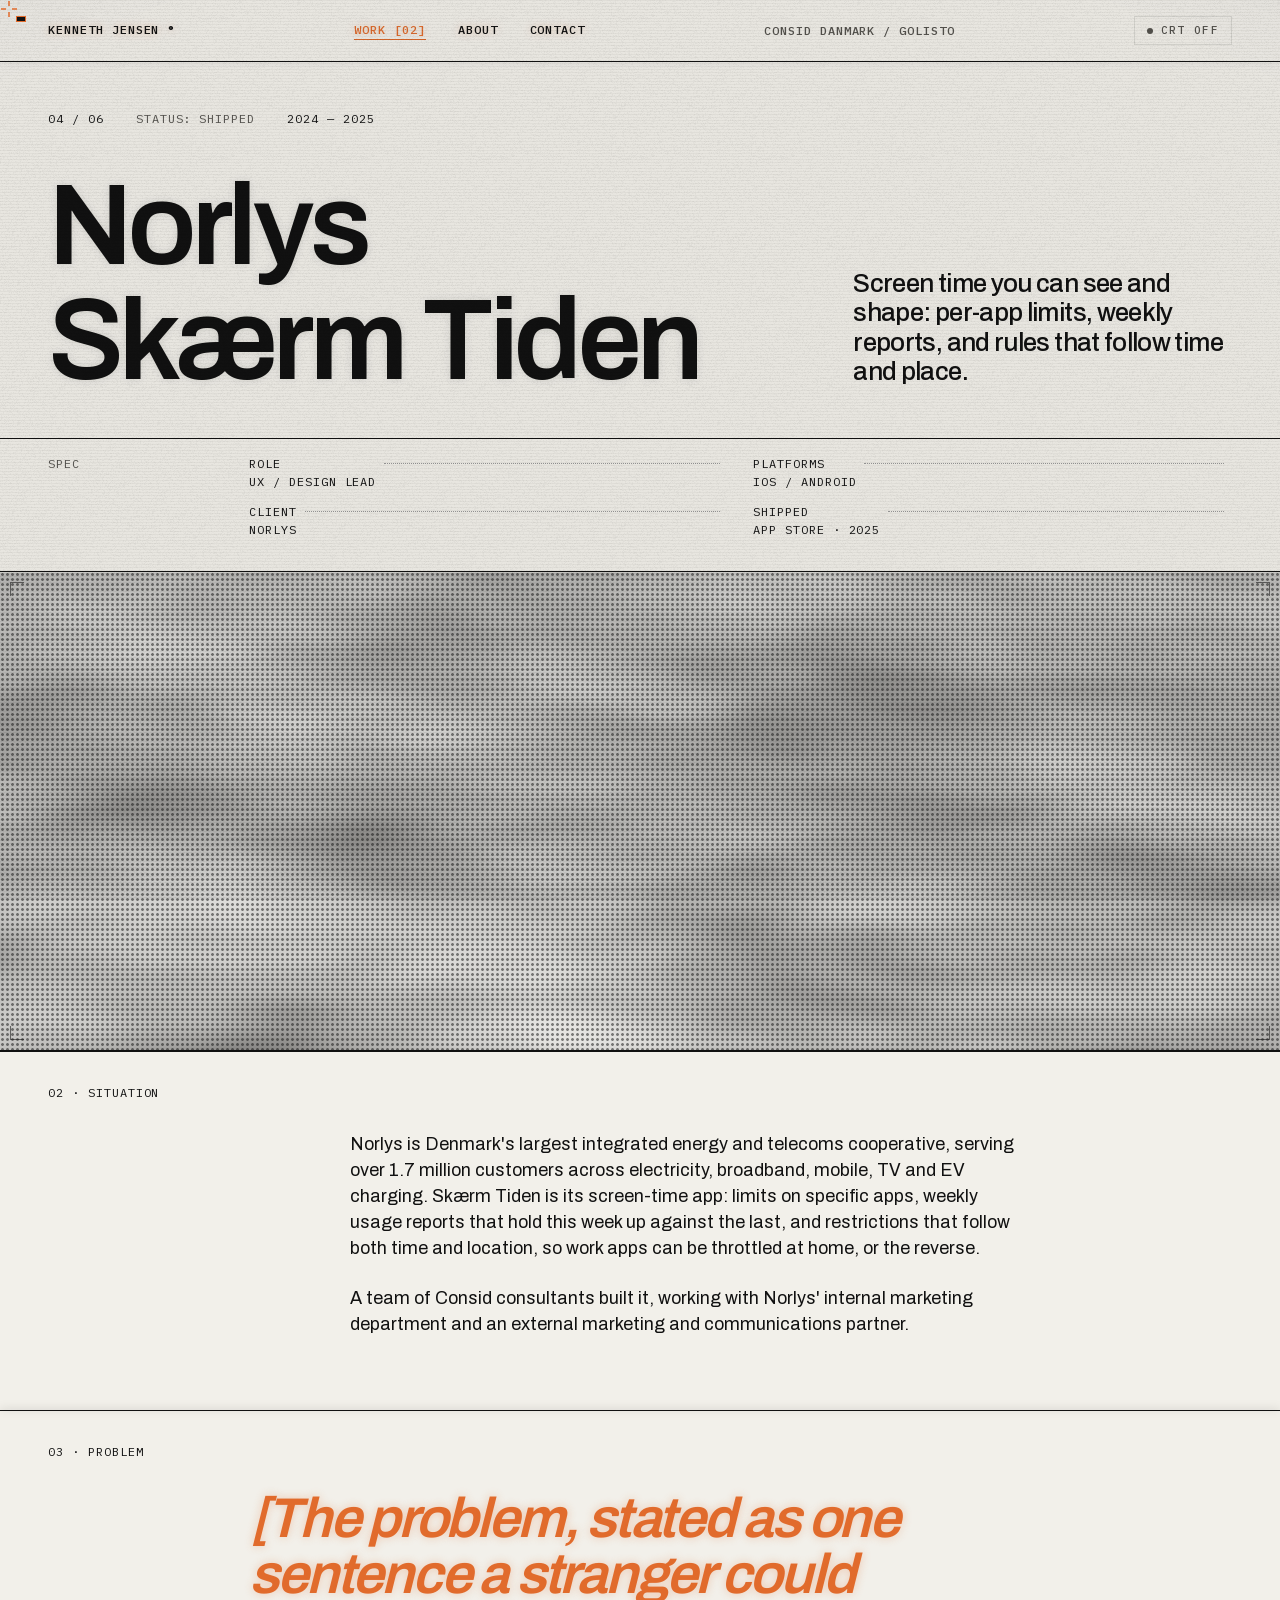
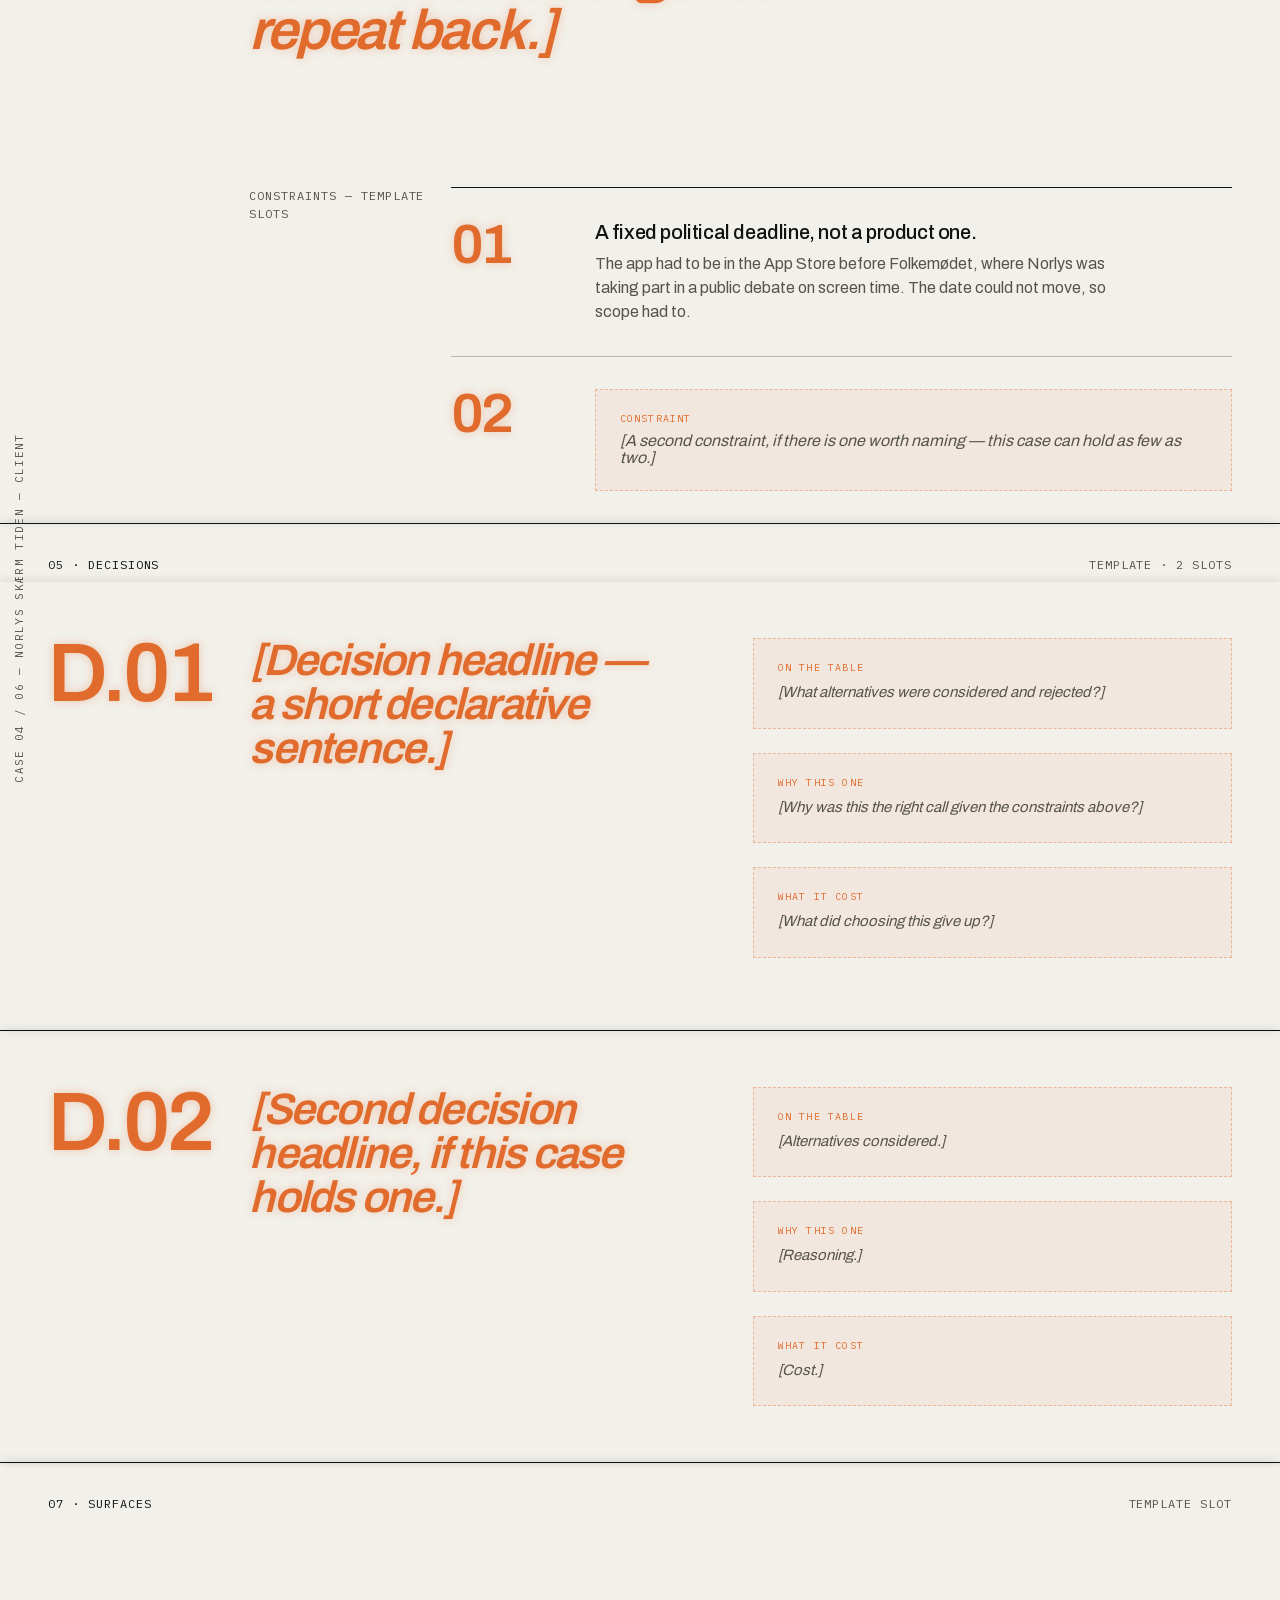
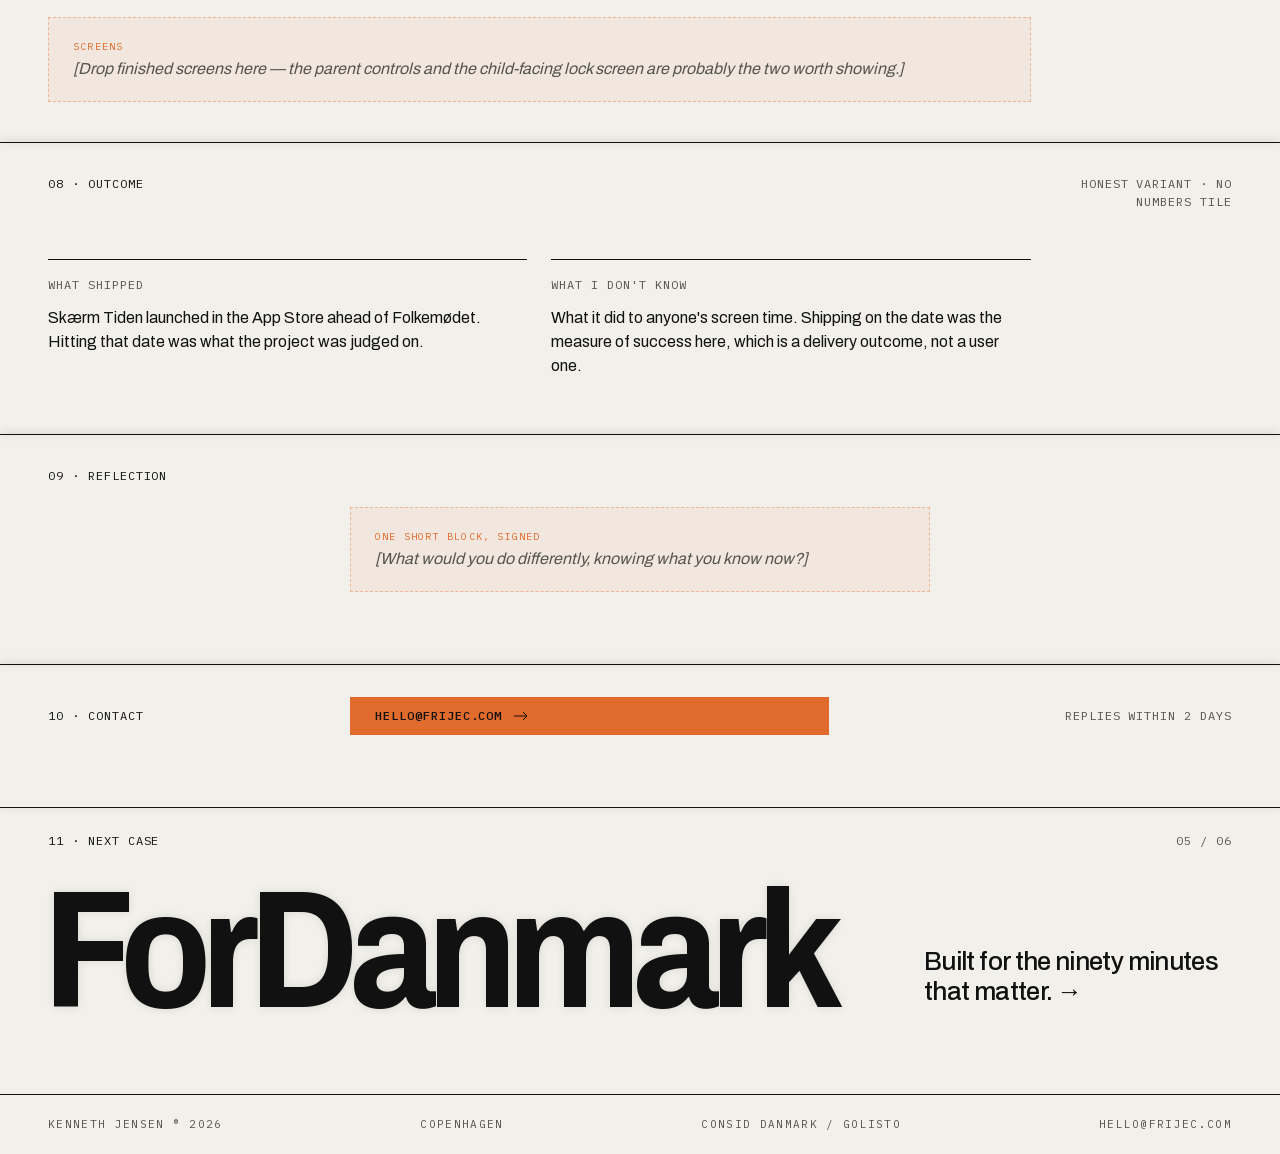
<file: work/norlys.html>
<!DOCTYPE html>
<html lang="en">
<head>
<meta charset="utf-8">
<title>Norlys Skærm Tiden — Kenneth Jensen</title>
<meta name="description" content="Screen time you can see and shape: per-app limits, weekly reports, and rules that follow time and place. UX / Design Lead, 2024 — 2025.">
<meta property="og:type" content="website">
<meta property="og:site_name" content="Kenneth Jensen">
<meta property="og:title" content="Norlys Skærm Tiden — Kenneth Jensen">
<meta property="og:description" content="Screen time you can see and shape: per-app limits, weekly reports, and rules that follow time and place. UX / Design Lead, 2024 — 2025.">
<meta property="og:url" content="https://frijec.github.io/portfolio/work/norlys.html">
<meta property="og:image" content="https://frijec.github.io/portfolio/assets/img/og-default.jpg">
<meta property="og:image:width" content="1200">
<meta property="og:image:height" content="630">
<meta name="twitter:card" content="summary_large_image">
<meta name="twitter:title" content="Norlys Skærm Tiden — Kenneth Jensen">
<meta name="twitter:description" content="Screen time you can see and shape: per-app limits, weekly reports, and rules that follow time and place. UX / Design Lead, 2024 — 2025.">
<meta name="twitter:image" content="https://frijec.github.io/portfolio/assets/img/og-default.jpg">
<meta name="viewport" content="width=device-width, initial-scale=1">
<meta name="robots" content="noindex, nofollow"> <!-- PRE-LAUNCH: remove this line to allow search indexing -->
<link rel="icon" href="../assets/favicon.svg" type="image/svg+xml">
<link rel="preload" href="../assets/fonts/archivo-latin-var.woff2" as="font" type="font/woff2" crossorigin>
<link rel="preload" href="../assets/fonts/plexmono-latin-400.woff2" as="font" type="font/woff2" crossorigin>
<link rel="stylesheet" href="../assets/fonts/fonts.css">
<link rel="stylesheet" href="../assets/css/style.css?v=32">
<script>document.documentElement.classList.add("js");try{if(localStorage.getItem("kj-theme")==="crt")document.documentElement.setAttribute("data-theme","crt")}catch(e){}</script>
</head>
<body>
<a class="skip" href="#main">Skip to content</a>
<div class="scrollbar"></div>
<header>
<nav class="nav">
  <div class="nav-row">
    <a href="../index.html" class="magnet">Kenneth Jensen ®</a>
    <div class="nav-links">
      <a href="../work.html" class="magnet active">Work [02]</a>
      <a href="../about.html" class="magnet">About</a>
      <a href="../contact.html" class="magnet">Contact</a>
    </div>
    <span class="nav-context">Consid Danmark / Golisto</span>
  </div>
</nav>
</header>
<div class="wrap">
  <div class="gutter-label left">Case 04 / 06 — Norlys Skærm Tiden — Client</div>

  <main id="main">
  <section class="masthead-enter pt-8">
    <div class="row mb-7">
      <span class="mono-s c8 meta-row"><span>04 / 06</span><span class="muted">Status: Shipped</span><span>2024 — 2025</span></span>
    </div>
    <div class="row row--end">
      <h1 class="t-display-m c8 reveal in" style="font-size:clamp(40px,9vw,140px)">Norlys<br>Skærm Tiden</h1>
      <p class="t-xl c4 pb-3">Screen time you can see and shape: per-app limits, weekly reports, and rules that follow time and place.</p>
    </div>
    <div class="row mt-7 rule-top pt-4">
      <span class="mono-s c2 muted">Spec</span>
      <div class="kv c5">
        <div class="kv-row"><span>Role</span><span class="kv-leader"></span><span>UX / Design Lead</span></div>
        <div class="kv-row"><span>Client</span><span class="kv-leader"></span><span>Norlys</span></div>
      </div>
      <div class="kv c5 s8">
        <div class="kv-row"><span>Platforms</span><span class="kv-leader"></span><span>iOS / Android</span></div>
        <div class="kv-row"><span>Shipped</span><span class="kv-leader"></span><span>App Store · 2025</span></div>
      </div>
    </div>
    <div class="media mt-6" style="height:min(480px,50vw)"></div>
  </section>

  <section class="section">
    <div class="row">
      <span class="mono-s c2">02 · Situation</span>
      <div class="c7 s4 pt-8 stack">
        <p class="t-l reveal">Norlys is Denmark's largest integrated energy and telecoms cooperative, serving over 1.7 million customers across electricity, broadband, mobile, TV and EV charging. Skærm Tiden is its screen-time app: limits on specific apps, weekly usage reports that hold this week up against the last, and restrictions that follow both time and location, so work apps can be throttled at home, or the reverse.</p>
        <p class="t-l reveal">A team of Consid consultants built it, working with Norlys' internal marketing department and an external marketing and communications partner.</p>
      </div>
    </div>
  </section>

  <section class="section">
    <div class="row">
      <span class="mono-s c2">03 · Problem</span>
      <h2 class="todo c9 s3 t-display-m pt-8 m-short">[The problem, stated as one sentence a stranger could repeat back.]</h2>
    </div>
    <div class="row pt-9 pb-0">
      <span class="mono-s c2 muted s3">Constraints — template slots</span>
      <div class="c8 s5 rule-top">
        <div class="numbered"><span class="accent t-num-m">01</span><div class="m-prose"><p class="t-item">A fixed political deadline, not a product one.</p><p class="t-m muted">The app had to be in the App Store before Folkemødet, where Norlys was taking part in a public debate on screen time. The date could not move, so scope had to.</p></div></div>
        <div class="numbered last"><span class="accent t-num-m">02</span><div class="todo-block"><span class="mono-xs tag">Constraint</span><p>[A second constraint, if there is one worth naming — this case can hold as few as two.]</p></div></div>
      </div>
    </div>
  </section>

  <section class="section">
    <div class="row pb-2">
      <span class="mono-s c2">05 · Decisions</span>
      <span class="mono-s ta-r muted c2 s11">Template · 2 slots</span>
    </div>

    <article class="decision">
      <div class="c2 decision-index">D.01</div>
      <h3 class="todo c5 s3 t-display-s">[Decision headline — a short declarative sentence.]</h3>
      <div class="decision-detail c5 s8">
        <div class="todo-block"><span class="mono-xs tag">On the table</span><p>[What alternatives were considered and rejected?]</p></div>
        <div class="todo-block"><span class="mono-xs tag">Why this one</span><p>[Why was this the right call given the constraints above?]</p></div>
        <div class="todo-block"><span class="mono-xs tag">What it cost</span><p>[What did choosing this give up?]</p></div>
      </div>
    </article>

    <article class="decision pb-9">
      <div class="c2 decision-index">D.02</div>
      <h3 class="todo c5 s3 t-display-s">[Second decision headline, if this case holds one.]</h3>
      <div class="decision-detail c5 s8">
        <div class="todo-block"><span class="mono-xs tag">On the table</span><p>[Alternatives considered.]</p></div>
        <div class="todo-block"><span class="mono-xs tag">Why this one</span><p>[Reasoning.]</p></div>
        <div class="todo-block"><span class="mono-xs tag">What it cost</span><p>[Cost.]</p></div>
      </div>
    </article>
  </section>

  <section class="section">
    <div class="row">
      <span class="mono-s c2">07 · Surfaces</span>
      <span class="mono-s ta-r muted c2 s11">Template slot</span>
    </div>
    <div class="row pb-7">
      <div class="c10 todo-block"><span class="mono-xs tag">Screens</span><p>[Drop finished screens here — the parent controls and the child-facing lock screen are probably the two worth showing.]</p></div>
    </div>
  </section>

  <section class="section">
    <div class="row pb-0">
      <span class="mono-s c2">08 · Outcome</span>
      <span class="mono-s ta-r muted c2 s11">Honest variant · no numbers tile</span>
    </div>
    <div class="row pt-8 pb-9">
      <div class="c5 rule-top pt-4">
        <div class="mono-s muted">What shipped</div>
        <p class="t-m mt-3">Skærm Tiden launched in the App Store ahead of Folkemødet. Hitting that date was what the project was judged on.</p>
      </div>
      <div class="c5 s6 rule-top pt-4">
        <div class="mono-s muted">What I don't know</div>
        <p class="t-m mt-3">What it did to anyone's screen time. Shipping on the date was the measure of success here, which is a delivery outcome, not a user one.</p>
      </div>
    </div>
  </section>

  <section class="section">
    <div class="row">
      <span class="mono-s c2">09 · Reflection</span>
      <div class="c6 s4 todo-block mt-7">
        <span class="mono-xs tag">One short block, signed</span>
        <p>[What would you do differently, knowing what you know now?]</p>
      </div>
    </div>
  </section>


  <section class="section">
    <div class="row row--baseline">
      <span class="mono-s c2">10 · Contact</span>
      <a href="mailto:hello@frijec.com" class="arrow-link magnet c5 s4">hello@frijec.com
        <svg width="14" height="10" viewBox="0 0 14 10" fill="none"><path d="M0 5H13M13 5L9 1M13 5L9 9" stroke="currentColor"/></svg>
      </a>
      <span class="mono-s ta-r muted c3 s10">Replies within 2 days</span>
    </div>
  </section>

  <a href="fordanmark.html" class="pager magnet">
    <span class="mono-s c2">11 · Next case</span>
    <span class="mono-s ta-r muted c2 s11">05 / 06</span>
    <div class="c12 pager-body">
      <span class="pager-name" data-magnet-target>ForDanmark</span>
      <span class="t-xl m-short pb-4 pretty">Built for the ninety minutes that matter. →</span>
    </div>
  </a>
  </main>
<footer>
    <span>Kenneth Jensen ® 2026</span><span>Copenhagen</span><span>Consid Danmark / Golisto</span><span>hello@frijec.com</span>
  </footer>
</div>
<script src="../assets/js/main.js?v=32"></script>
</body>
</html>
</file>
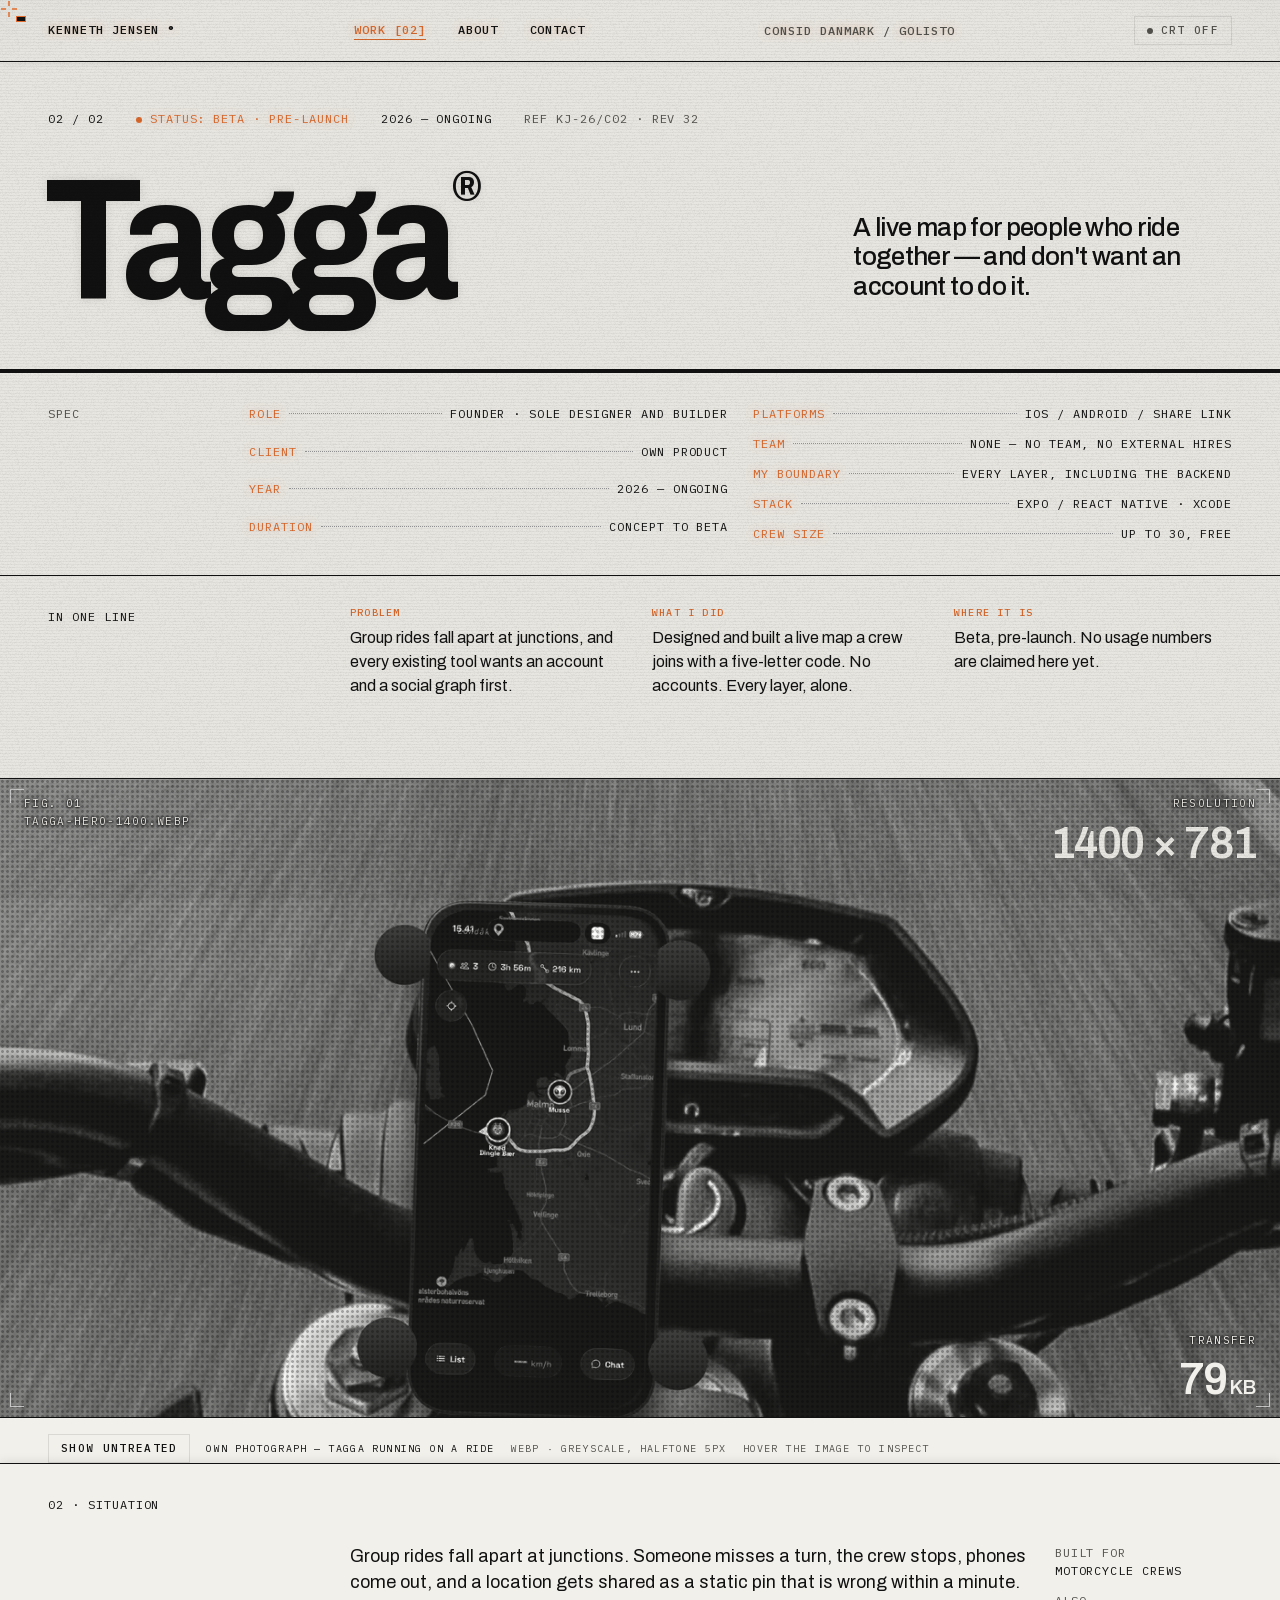
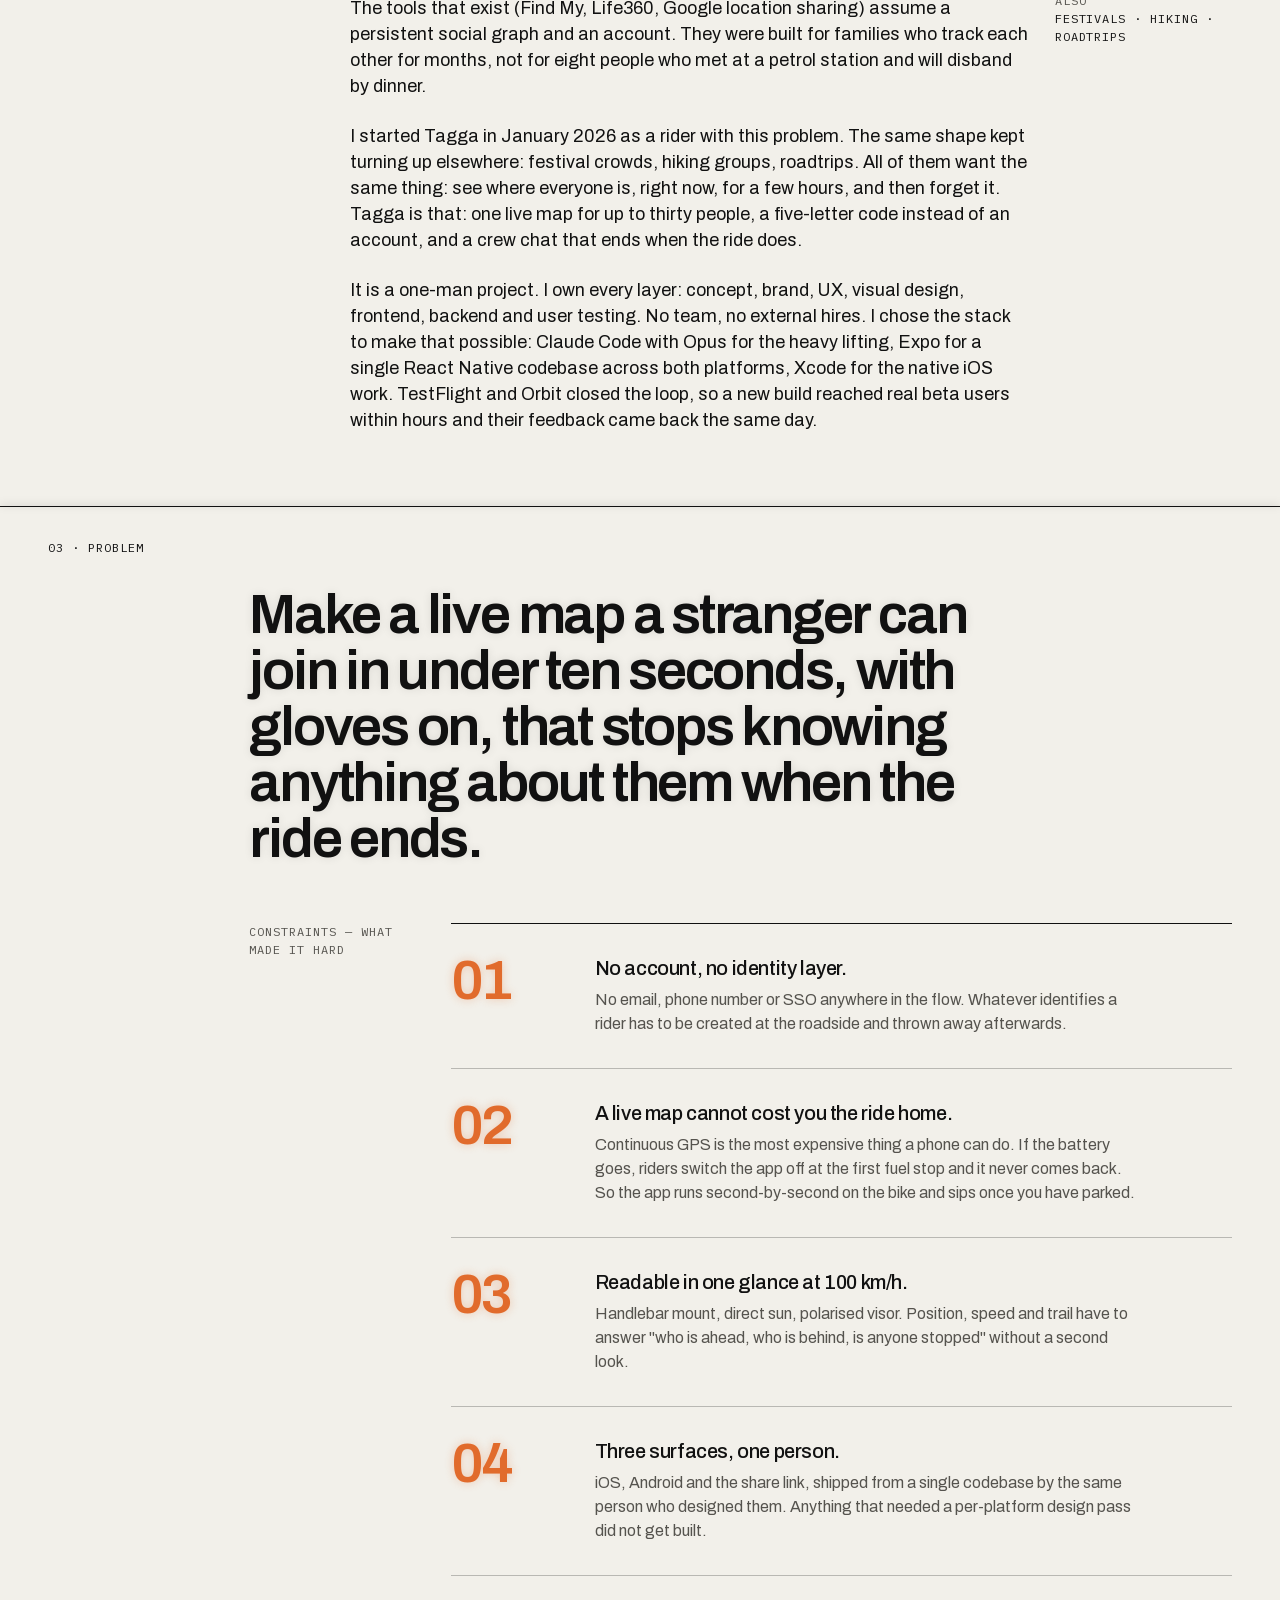
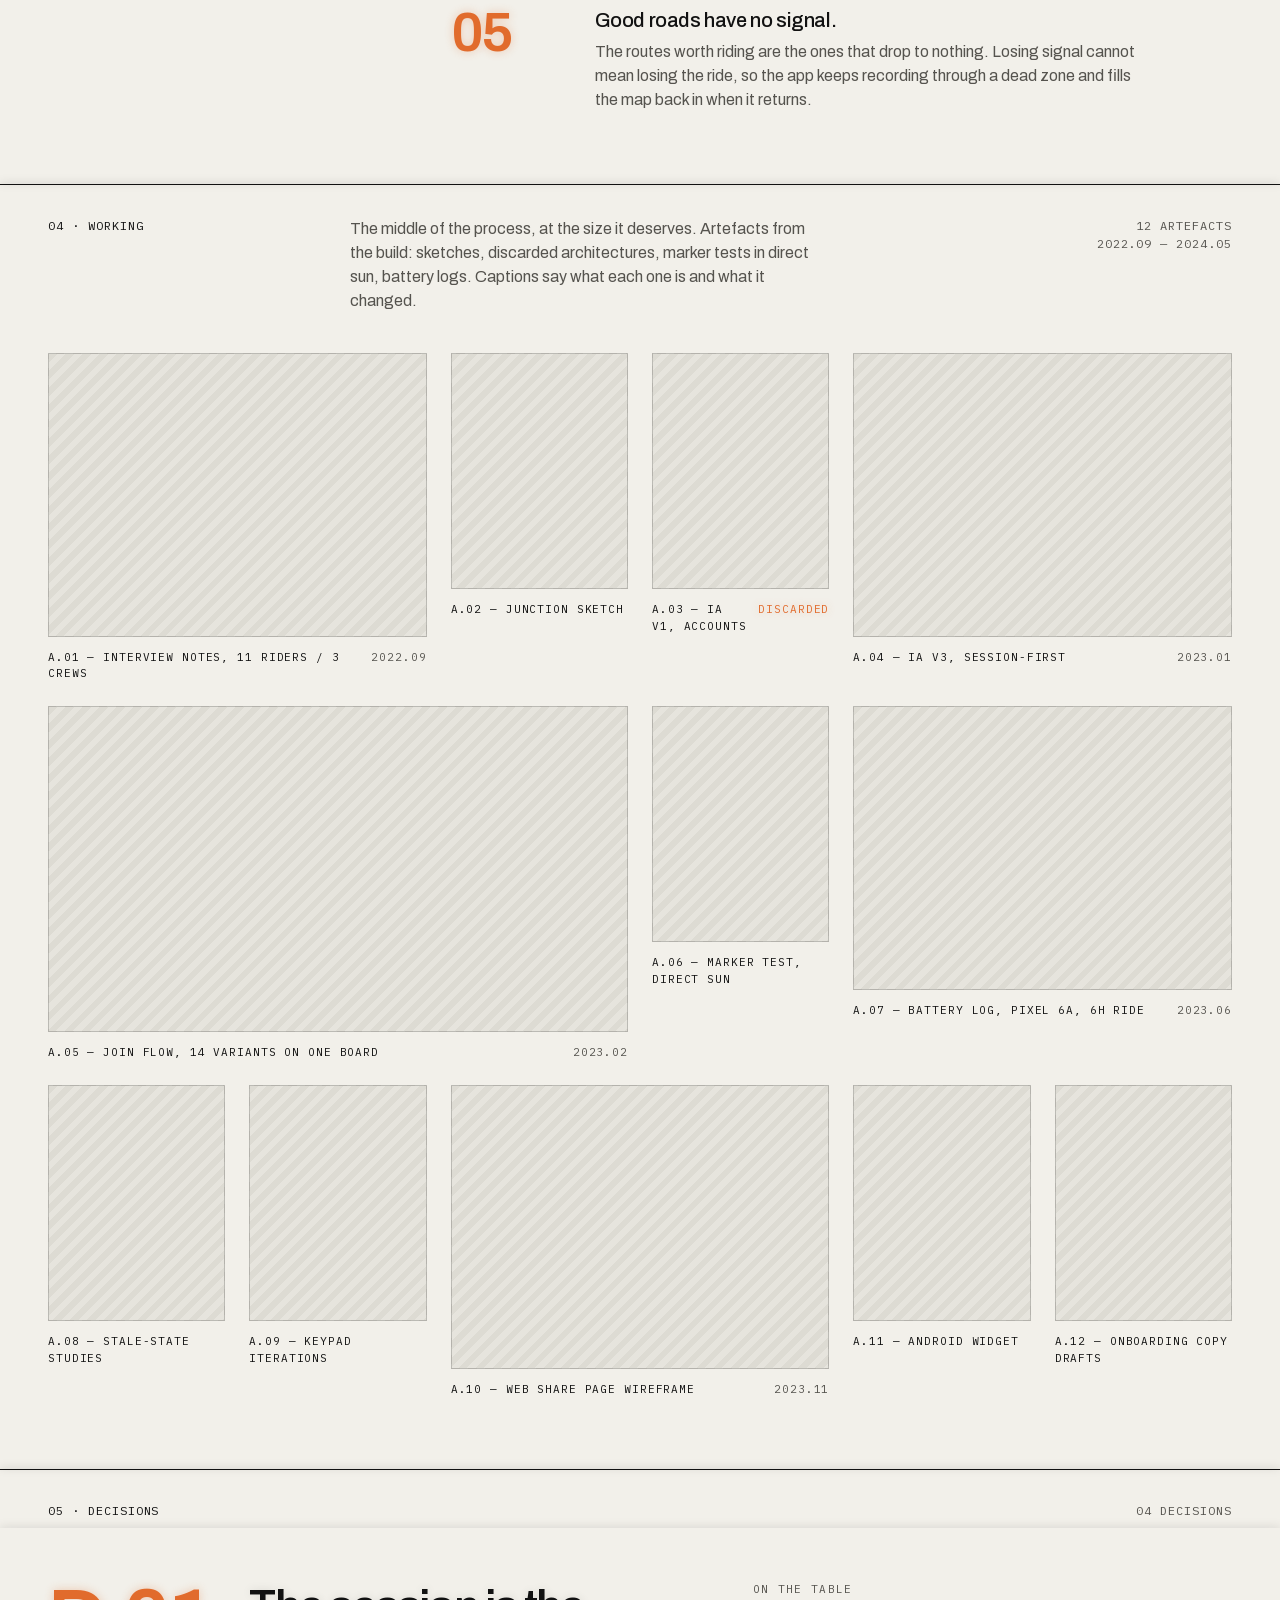
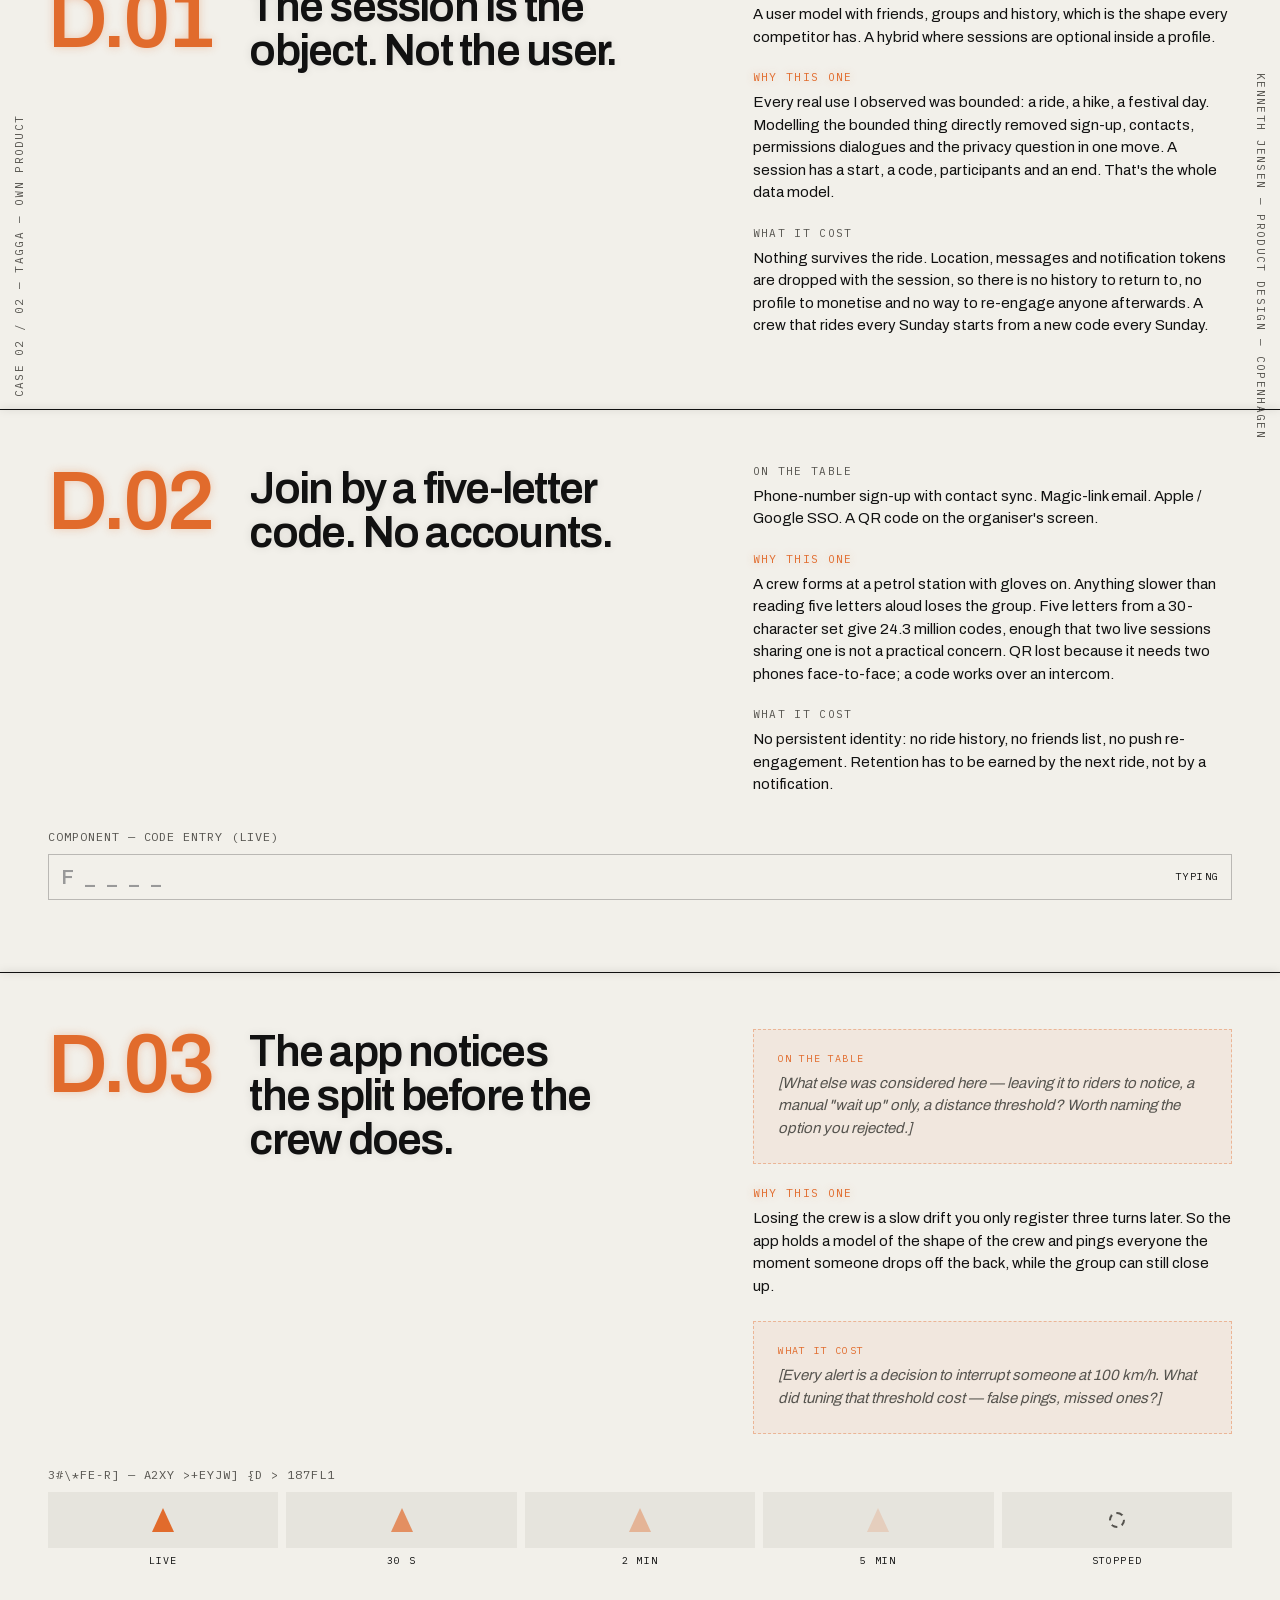
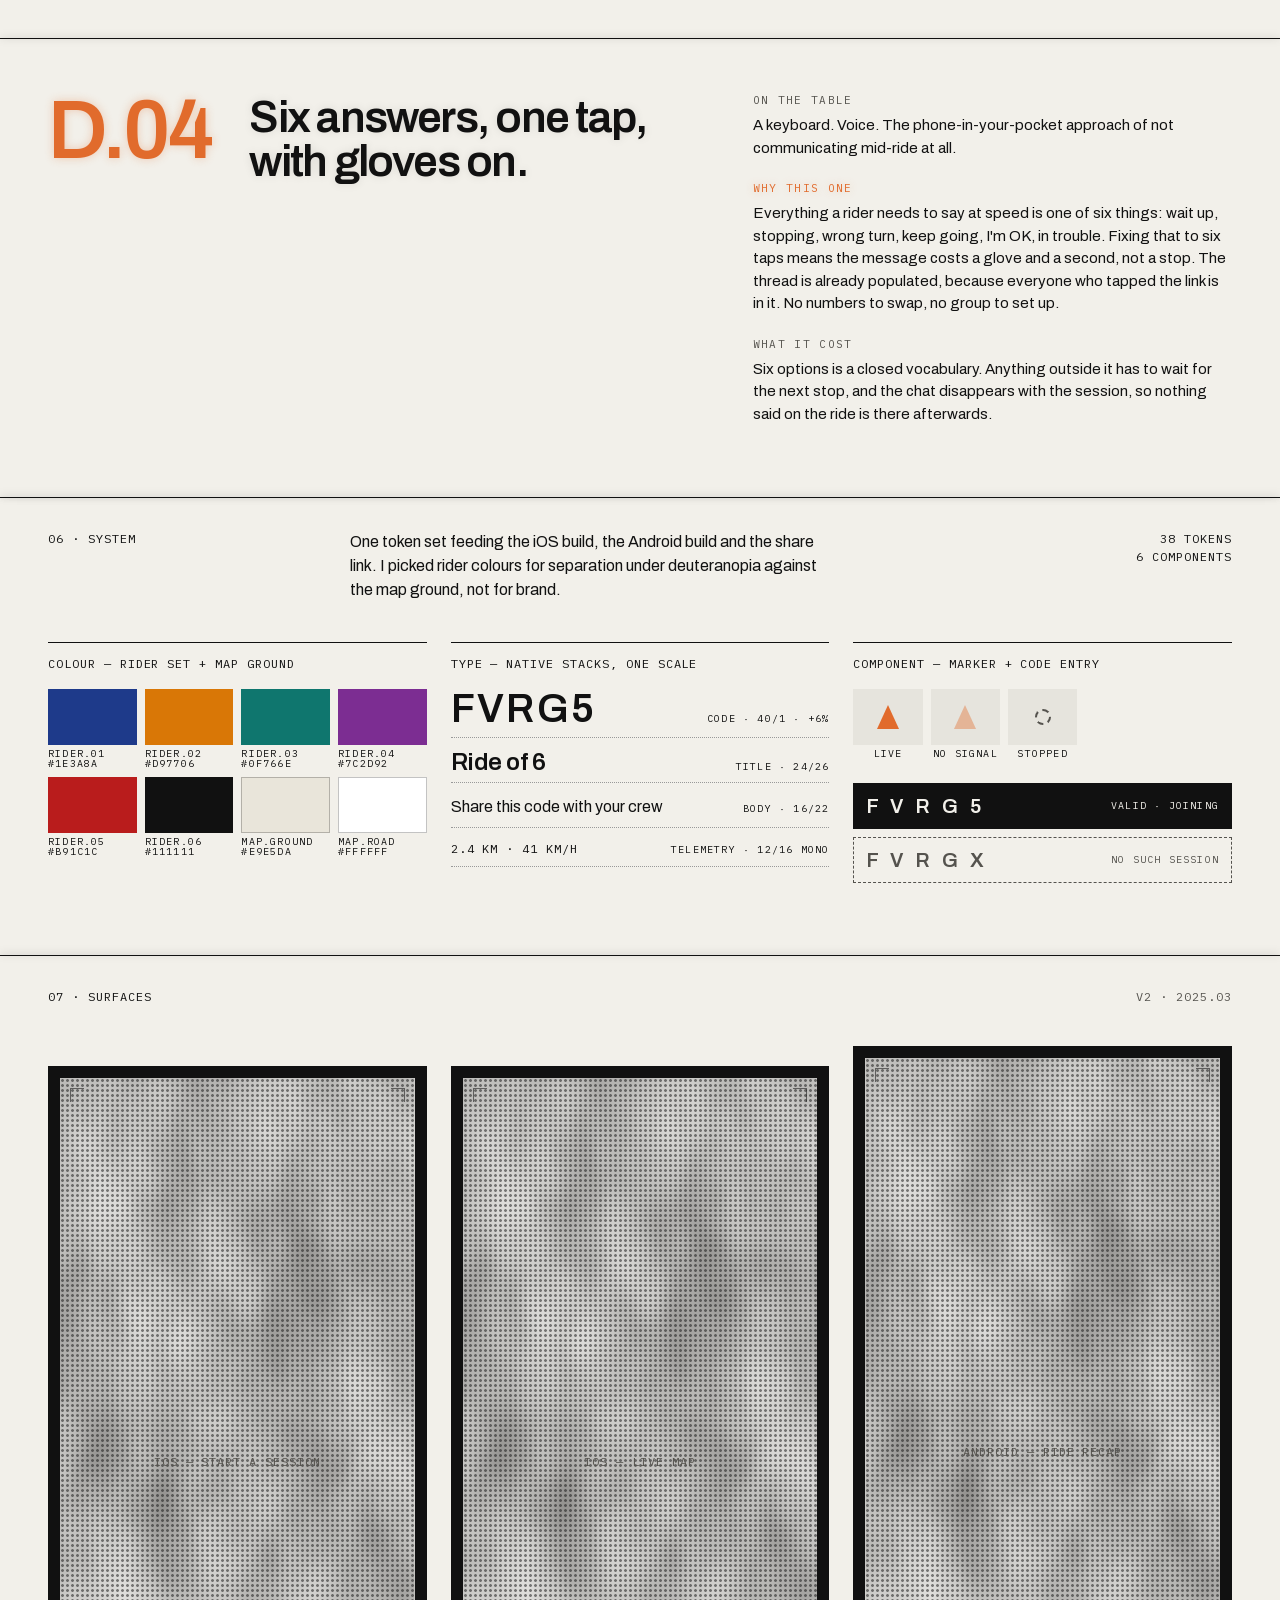
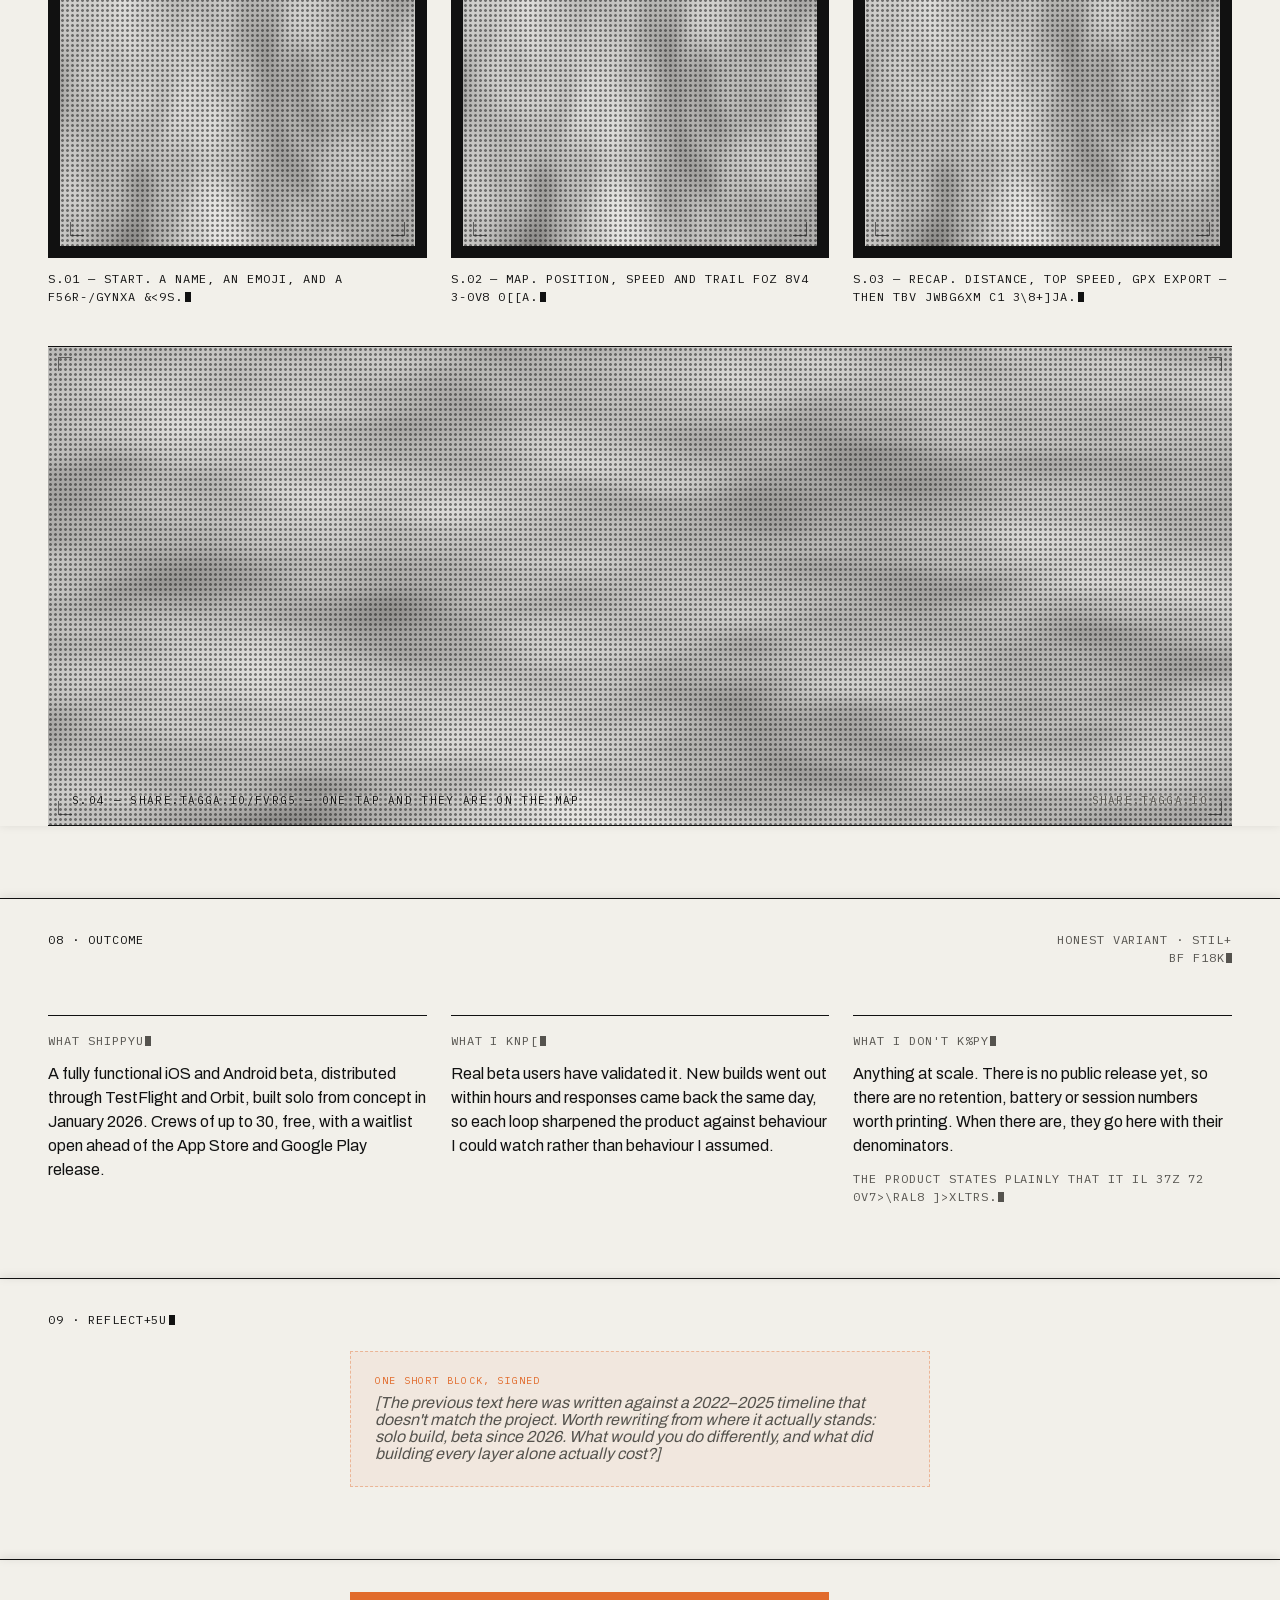
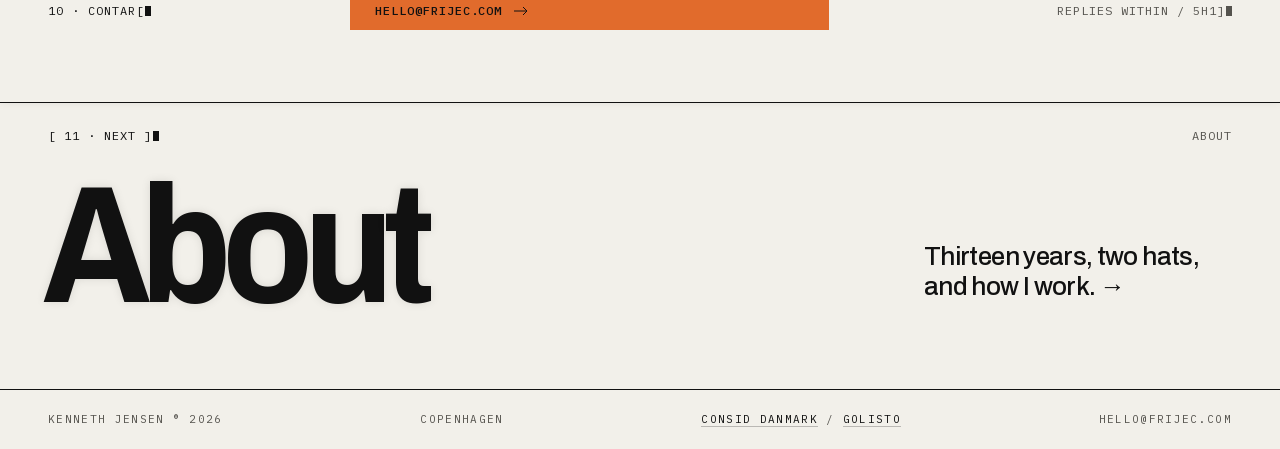
<file: work/tagga.html>
<!DOCTYPE html>
<html lang="en">
<head>
<meta charset="utf-8">
<title>Tagga — Kenneth Jensen</title>
<meta name="description" content="A live map for people who ride together — and don't want an account to do it. Founder, sole designer and builder, 2026 — ongoing.">
<meta property="og:type" content="website">
<meta property="og:site_name" content="Kenneth Jensen">
<meta property="og:title" content="Tagga — Kenneth Jensen">
<meta property="og:description" content="A live map for people who ride together — and don't want an account to do it. Founder, sole designer and builder, 2026 — ongoing.">
<meta property="og:url" content="https://frijec.github.io/portfolio/work/tagga.html">
<meta property="og:image" content="https://frijec.github.io/portfolio/assets/img/og-tagga.jpg">
<meta property="og:image:width" content="1200">
<meta property="og:image:height" content="630">
<meta name="twitter:card" content="summary_large_image">
<meta name="twitter:title" content="Tagga — Kenneth Jensen">
<meta name="twitter:description" content="A live map for people who ride together — and don't want an account to do it. Founder, sole designer and builder, 2026 — ongoing.">
<meta name="twitter:image" content="https://frijec.github.io/portfolio/assets/img/og-tagga.jpg">
<meta name="viewport" content="width=device-width, initial-scale=1">
<meta name="robots" content="noindex, nofollow"> <!-- PRE-LAUNCH: remove this line to allow search indexing -->
<link rel="icon" href="../assets/favicon.svg" type="image/svg+xml">
<link rel="preload" href="../assets/fonts/archivo-latin-var.woff2" as="font" type="font/woff2" crossorigin>
<link rel="preload" href="../assets/fonts/plexmono-latin-400.woff2" as="font" type="font/woff2" crossorigin>
<link rel="stylesheet" href="../assets/fonts/fonts.css">
<link rel="stylesheet" href="../assets/css/style.css?v=32">
<script>document.documentElement.classList.add("js");try{if(localStorage.getItem("kj-theme")==="crt")document.documentElement.setAttribute("data-theme","crt")}catch(e){}</script>
</head>
<body>
<a class="skip" href="#main">Skip to content</a>
<div class="scrollbar"></div>

<header>
<nav class="nav">
  <div class="nav-row">
    <a href="../index.html" class="magnet">Kenneth Jensen ®</a>
    <div class="nav-links">
      <a href="../work.html" class="magnet active">Work [02]</a>
      <a href="../about.html" class="magnet">About</a>
      <a href="../contact.html" class="magnet">Contact</a>
    </div>
    <span class="nav-context"><a href="https://www.consid.com/da/" rel="noopener">Consid Danmark</a> / <a href="https://golisto.com" rel="noopener">Golisto</a></span>
  </div>
</nav>
</header>

<div class="wrap">
  <div class="gutter-label left">Case 02 / 02 — Tagga — Own product</div>
  <div class="gutter-label right">Kenneth Jensen — Product design — Copenhagen</div>

  <main id="main">
  <section class="masthead-enter pt-8">
    <div class="row row--end">
      <div class="c8">
        <div class="mono-s meta-row mb-7" data-no-cipher><span>02 / 02</span><span class="accent"><span class="dot"></span>Status: Beta · pre-launch</span><span><time datetime="2026">2026</time> — ongoing</span><span class="mono-s muted" data-no-cipher>Ref KJ-26/C02 · <span data-rev>Rev 31</span></span></div>
        <h1 class="t-display-xl c8 reveal in">Tagga<span class="reg">®</span></h1>
      </div>
      <p class="t-xl c4 pb-3">A live map for people who ride together — and don't want an account to do it.</p>
    </div>
    <div class="row mt-9 rule-top-heavy pt-6 pb-6">
      <span class="mono-s c2 muted">Spec</span>
      <dl class="kv c5">
        <div class="kv-row"><dt>Role</dt><dd>Founder · sole designer and builder</dd></div>
        <div class="kv-row"><dt>Client</dt><dd>Own product</dd></div>
        <div class="kv-row"><dt>Year</dt><dd><time datetime="2026">2026</time> — ongoing</dd></div>
        <div class="kv-row"><dt>Duration</dt><dd>Concept to beta</dd></div>
      </dl>
      <dl class="kv c5 s8">
        <div class="kv-row"><dt>Platforms</dt><dd>iOS / Android / share link</dd></div>
        <div class="kv-row"><dt>Team</dt><dd>None — no team, no external hires</dd></div>
        <div class="kv-row"><dt>My boundary</dt><dd>Every layer, including the backend</dd></div>
        <div class="kv-row"><dt>Stack</dt><dd>Expo / React Native · Xcode</dd></div>
        <div class="kv-row"><dt>Crew size</dt><dd>Up to 30, free</dd></div>
      </dl>
    </div>
    <div class="row oneline" data-no-cipher>
      <span class="mono-s c2">In one line</span>
      <div class="c3 s4"><div class="k">Problem</div><p class="t-m">Group rides fall apart at junctions, and every existing tool wants an account and a social graph first.</p></div>
      <div class="c3"><div class="k">What I did</div><p class="t-m">Designed and built a live map a crew joins with a five-letter code. No accounts. Every layer, alone.</p></div>
      <div class="c3"><div class="k">Where it is</div><p class="t-m">Beta, pre-launch. No usage numbers are claimed here yet.</p></div>
    </div>
    <figure class="media media--photo media--hero mt-6" data-credit="Own photograph — Tagga running on a ride">
      <div class="media-photo" data-aspect="4300x2400">
        <picture>
          <source type="image/webp" sizes="100vw"
                  srcset="../assets/img/tagga-hero-1400.webp 1400w,
                          ../assets/img/tagga-hero-2000.webp 2000w,
                          ../assets/img/tagga-hero-2800.webp 2800w">
          <img src="../assets/img/tagga-hero-2000.jpg" width="2000" height="1116" fetchpriority="high"
               alt="A phone clamped to motorcycle handlebars at speed, running Tagga. The screen shows a live map with the route ahead and two crew markers; the road behind the bars is blurred by motion.">
        </picture>
      </div>
      <div class="fig-caption"><div>Fig. 01</div><div class="muted" data-img="file">tagga-hero-2000.webp</div></div>
      <div class="fig-caption right"><div>Resolution</div><div class="t-display-s mt-2" data-img="res">2000 × 1116</div></div>
      <div class="fig-caption bottom right"><div>Transfer</div><div class="t-display-s mt-2"><span data-img="size">127</span><span class="unit">KB</span></div></div>
    </figure>
  </section>

  <section class="section">
    <div class="row">
      <span class="mono-s c2">02 · Situation</span>
      <div class="c7 s4 pt-8 stack">
        <p class="t-l reveal">Group rides fall apart at junctions. Someone misses a turn, the crew stops, phones come out, and a location gets shared as a static pin that is wrong within a minute. The tools that exist (Find My, Life360, Google location sharing) assume a persistent social graph and an account. They were built for families who track each other for months, not for eight people who met at a petrol station and will disband by dinner.</p>
        <p class="t-l reveal">I started Tagga in January 2026 as a rider with this problem. The same shape kept turning up elsewhere: festival crowds, hiking groups, roadtrips. All of them want the same thing: see where everyone is, right now, for a few hours, and then forget it. Tagga is that: one live map for up to thirty people, a five-letter code instead of an account, and a crew chat that ends when the ride does.</p>
        <p class="t-l reveal">It is a one-man project. I own every layer: concept, brand, UX, visual design, frontend, backend and user testing. No team, no external hires. I chose the stack to make that possible: Claude Code with Opus for the heavy lifting, Expo for a single React Native codebase across both platforms, Xcode for the native iOS work. TestFlight and Orbit closed the loop, so a new build reached real beta users within hours and their feedback came back the same day.</p>
      </div>
      <div class="mono-s c2 muted s11 pt-8">
        <div>Built for</div><div class="ink">Motorcycle crews</div>
        <div class="mt-3">Also</div><div class="ink">Festivals · Hiking · Roadtrips</div>
      </div>
    </div>
  </section>

  <section class="section">
    <div class="row pb-0">
      <span class="mono-s c2">03 · Problem</span>
      <h2 class="t-display-m c9 s3 reveal pt-8 m-short pretty">Make a live map a stranger can join in under ten seconds, with gloves on, that stops knowing anything about them when the ride ends.</h2>
    </div>
    <div class="row pt-9 pb-7">
      <span class="mono-s c2 muted s3">Constraints — what made it hard</span>
      <div class="c8 s5 rule-top">
        <div class="numbered"><span class="accent t-num-m">01</span><div class="m-prose"><p class="t-item">No account, no identity layer.</p><p class="t-m muted">No email, phone number or SSO anywhere in the flow. Whatever identifies a rider has to be created at the roadside and thrown away afterwards.</p></div></div>
        <div class="numbered"><span class="accent t-num-m">02</span><div class="m-prose"><p class="t-item">A live map cannot cost you the ride home.</p><p class="t-m muted">Continuous GPS is the most expensive thing a phone can do. If the battery goes, riders switch the app off at the first fuel stop and it never comes back. So the app runs second-by-second on the bike and sips once you have parked.</p></div></div>
        <div class="numbered"><span class="accent t-num-m">03</span><div class="m-prose"><p class="t-item">Readable in one glance at 100 km/h.</p><p class="t-m muted">Handlebar mount, direct sun, polarised visor. Position, speed and trail have to answer "who is ahead, who is behind, is anyone stopped" without a second look.</p></div></div>
        <div class="numbered"><span class="accent t-num-m">04</span><div class="m-prose"><p class="t-item">Three surfaces, one person.</p><p class="t-m muted">iOS, Android and the share link, shipped from a single codebase by the same person who designed them. Anything that needed a per-platform design pass did not get built.</p></div></div>
        <div class="numbered last"><span class="accent t-num-m">05</span><div class="m-prose"><p class="t-item">Good roads have no signal.</p><p class="t-m muted">The routes worth riding are the ones that drop to nothing. Losing signal cannot mean losing the ride, so the app keeps recording through a dead zone and fills the map back in when it returns.</p></div></div>
      </div>
    </div>
  </section>

  <section class="section">
    <div class="row pb-7">
      <span class="mono-s c2">04 · Working</span>
      <p class="t-m muted c5 s4 m-prose">The middle of the process, at the size it deserves. Artefacts from the build: sketches, discarded architectures, marker tests in direct sun, battery logs. Captions say what each one is and what it changed.</p>
      <div class="mono-s c2 muted ta-r s11">12 artefacts<br>2022.09 — 2024.05</div>
    </div>
    <div class="artefacts pb-10">
      <figure class="artefact c2"><div class="frame"></div><figcaption class="cap"><span>A.01 — Interview notes, 11 riders / 3 crews</span><span class="muted">2022.09</span></figcaption></figure>
      <figure class="artefact"><div class="frame tall"></div><figcaption class="cap">A.02 — Junction sketch</figcaption></figure>
      <figure class="artefact"><div class="frame tall"></div><figcaption class="cap">A.03 — IA v1, accounts <span class="accent">discarded</span></figcaption></figure>
      <figure class="artefact c2"><div class="frame"></div><figcaption class="cap"><span>A.04 — IA v3, session-first</span><span class="muted">2023.01</span></figcaption></figure>
      <figure class="artefact c3"><div class="frame wide"></div><figcaption class="cap"><span>A.05 — Join flow, 14 variants on one board</span><span class="muted">2023.02</span></figcaption></figure>
      <figure class="artefact"><div class="frame tall"></div><figcaption class="cap">A.06 — Marker test, direct sun</figcaption></figure>
      <figure class="artefact c2"><div class="frame"></div><figcaption class="cap"><span>A.07 — Battery log, Pixel 6a, 6h ride</span><span class="muted">2023.06</span></figcaption></figure>
      <figure class="artefact"><div class="frame tall"></div><figcaption class="cap">A.08 — Stale-state studies</figcaption></figure>
      <figure class="artefact"><div class="frame tall"></div><figcaption class="cap">A.09 — Keypad iterations</figcaption></figure>
      <figure class="artefact c2"><div class="frame"></div><figcaption class="cap"><span>A.10 — Web share page wireframe</span><span class="muted">2023.11</span></figcaption></figure>
      <figure class="artefact"><div class="frame tall"></div><figcaption class="cap">A.11 — Android widget</figcaption></figure>
      <figure class="artefact"><div class="frame tall"></div><figcaption class="cap">A.12 — Onboarding copy drafts</figcaption></figure>
    </div>
  </section>

  <section class="section">
    <div class="row pb-2">
      <span class="mono-s c2">05 · Decisions</span>
      <span class="mono-s ta-r muted c2 s11">04 decisions</span>
    </div>

    <article class="decision">
      <div class="c2 decision-index">D.01</div>
      <h3 class="t-display-s c5 s3">The session is the object. Not the user.</h3>
      <div class="decision-detail c5 s8">
        <div><div class="label">On the table</div><p>A user model with friends, groups and history, which is the shape every competitor has. A hybrid where sessions are optional inside a profile.</p></div>
        <div><div class="label why">Why this one</div><p>Every real use I observed was bounded: a ride, a hike, a festival day. Modelling the bounded thing directly removed sign-up, contacts, permissions dialogues and the privacy question in one move. A session has a start, a code, participants and an end. That's the whole data model.</p></div>
        <div><div class="label">What it cost</div><p>Nothing survives the ride. Location, messages and notification tokens are dropped with the session, so there is no history to return to, no profile to monetise and no way to re-engage anyone afterwards. A crew that rides every Sunday starts from a new code every Sunday.</p></div>
      </div>
    </article>

    <article class="decision">
      <div class="c2 decision-index">D.02</div>
      <h3 class="t-display-s c5 s3">Join by a five-letter code. No accounts.</h3>
      <div class="decision-detail c5 s8">
        <div><div class="label">On the table</div><p>Phone-number sign-up with contact sync. Magic-link email. Apple / Google SSO. A QR code on the organiser's screen.</p></div>
        <div><div class="label why">Why this one</div><p>A crew forms at a petrol station with gloves on. Anything slower than reading five letters aloud loses the group. Five letters from a 30-character set give 24.3 million codes, enough that two live sessions sharing one is not a practical concern. QR lost because it needs two phones face-to-face; a code works over an intercom.</p></div>
        <div><div class="label">What it cost</div><p>No persistent identity: no ride history, no friends list, no push re-engagement. Retention has to be earned by the next ride, not by a notification.</p></div>
      </div>
      <div class="c12 mt-6">
        <div class="mono-s muted mb-2">Component — code entry (live)</div>
        <div class="code-entry" id="code-entry">
          <div class="code-row empty"><span class="digits">_ _ _ _ _</span><span class="mono-xs">empty</span></div>
        </div>
      </div>
    </article>

    <article class="decision">
      <div class="c2 decision-index">D.03</div>
      <h3 class="t-display-s c5 s3">The app notices the split before the crew does.</h3>
      <div class="decision-detail c5 s8">
        <div class="todo-block"><span class="mono-xs tag">On the table</span><p>[What else was considered here — leaving it to riders to notice, a manual "wait up" only, a distance threshold? Worth naming the option you rejected.]</p></div>
        <div><div class="label why">Why this one</div><p>Losing the crew is a slow drift you only register three turns later. So the app holds a model of the shape of the crew and pings everyone the moment someone drops off the back, while the group can still close up.</p></div>
        <div class="todo-block"><span class="mono-xs tag">What it cost</span><p>[Every alert is a decision to interrupt someone at 100 km/h. What did tuning that threshold cost — false pings, missed ones?]</p></div>
      </div>
      <div class="c12 mt-6">
        <div class="mono-s muted mb-2">Component — crew markers at a glance</div>
        <div class="marker-demo">
          <div class="cell"><div class="swatch"><div class="tri"></div></div><div class="mono-xs mt-2">live</div></div>
          <div class="cell"><div class="swatch"><div class="tri age-1"></div></div><div class="mono-xs mt-2">30 s</div></div>
          <div class="cell"><div class="swatch"><div class="tri age-2"></div></div><div class="mono-xs mt-2">2 min</div></div>
          <div class="cell"><div class="swatch"><div class="tri age-3"></div></div><div class="mono-xs mt-2">5 min</div></div>
          <div class="cell"><div class="swatch"><div class="ring"></div></div><div class="mono-xs mt-2">stopped</div></div>
        </div>
      </div>
    </article>

    <article class="decision">
      <div class="c2 decision-index">D.04</div>
      <h3 class="t-display-s c5 s3">Six answers, one tap, with gloves on.</h3>
      <div class="decision-detail c5 s8">
        <div><div class="label">On the table</div><p>A keyboard. Voice. The phone-in-your-pocket approach of not communicating mid-ride at all.</p></div>
        <div><div class="label why">Why this one</div><p>Everything a rider needs to say at speed is one of six things: wait up, stopping, wrong turn, keep going, I'm OK, in trouble. Fixing that to six taps means the message costs a glove and a second, not a stop. The thread is already populated, because everyone who tapped the link is in it. No numbers to swap, no group to set up.</p></div>
        <div><div class="label">What it cost</div><p>Six options is a closed vocabulary. Anything outside it has to wait for the next stop, and the chat disappears with the session, so nothing said on the ride is there afterwards.</p></div>
      </div>
    </article>
  </section>

  <section class="section">
    <div class="row pb-0">
      <span class="mono-s c2">06 · System</span>
      <p class="t-m c5 s4 m-prose">One token set feeding the iOS build, the Android build and the share link. I picked rider colours for separation under deuteranopia against the map ground, not for brand.</p>
      <div class="mono-s ta-r c2 s11">38 tokens<br>6 components</div>
    </div>
    <div class="row pt-7 pb-10">
      <div class="c4">
        <div class="mono-s rule-top pt-3 pb-4">Colour — rider set + map ground</div>
        <div class="grid gap-2 cols-4">
          <div><div class="chip" style="--c:#1E3A8A"></div><div class="mono-xs mt-1">rider.01<br>#1E3A8A</div></div>
          <div><div class="chip" style="--c:#D97706"></div><div class="mono-xs mt-1">rider.02<br>#D97706</div></div>
          <div><div class="chip" style="--c:#0F766E"></div><div class="mono-xs mt-1">rider.03<br>#0F766E</div></div>
          <div><div class="chip" style="--c:#7C2D92"></div><div class="mono-xs mt-1">rider.04<br>#7C2D92</div></div>
          <div><div class="chip" style="--c:#B91C1C"></div><div class="mono-xs mt-1">rider.05<br>#B91C1C</div></div>
          <div><div class="chip" style="--c:#111"></div><div class="mono-xs mt-1">rider.06<br>#111111</div></div>
          <div><div class="chip chip--edge" style="--c:#E9E5DA"></div><div class="mono-xs mt-1">map.ground<br>#E9E5DA</div></div>
          <div><div class="chip chip--edge" style="--c:#fff"></div><div class="mono-xs mt-1">map.road<br>#FFFFFF</div></div>
        </div>
      </div>
      <div class="c4">
        <div class="mono-s rule-top pt-3 pb-4">Type — native stacks, one scale</div>
        <div class="grid gap-3">
          <div class="flex row--baseline between rule-dot-bottom pb-2"><span class="t-code">FVRG5</span><span class="mono-xs">code · 40/1 · +6%</span></div>
          <div class="flex row--baseline between rule-dot-bottom pb-2"><span class="t-title">Ride of 6</span><span class="mono-xs">title · 24/26</span></div>
          <div class="flex row--baseline between rule-dot-bottom pb-2"><span class="t-m">Share this code with your crew</span><span class="mono-xs">body · 16/22</span></div>
          <div class="flex row--baseline between rule-dot-bottom pb-2"><span class="mono-m no-caps">2.4 KM · 41 KM/H</span><span class="mono-xs">telemetry · 12/16 mono</span></div>
        </div>
      </div>
      <div class="c4">
        <div class="mono-s rule-top pt-3 pb-4">Component — marker + code entry</div>
        <div class="marker-demo">
          <div class="cell"><div class="swatch"><div class="tri"></div></div><div class="mono-xs mt-1">live</div></div>
          <div class="cell"><div class="swatch"><div class="tri age-2"></div></div><div class="mono-xs mt-1">no signal</div></div>
          <div class="cell"><div class="swatch"><div class="ring"></div></div><div class="mono-xs mt-1">stopped</div></div>
        </div>
        <div class="code-entry mt-5">
          <div class="code-row valid"><span class="digits">F V R G 5</span><span class="mono-xs">valid · joining</span></div>
          <div class="code-row invalid"><span class="digits">F V R G X</span><span class="mono-xs">no such session</span></div>
        </div>
      </div>
    </div>
  </section>

  <section class="section">
    <div class="row pb-0">
      <span class="mono-s c2">07 · Surfaces</span>
      <span class="mono-s ta-r muted c2 s11">v2 · 2025.03</span>
    </div>
    <div class="row row--end pt-7 pb-7">
      <div class="c4">
        <div class="device"><div class="media"><span class="mono-s ta-c muted">iOS — Start a session</span></div></div>
        <div class="mono-s mt-3">S.01 — Start. A name, an emoji, and a five-letter code.</div>
      </div>
      <div class="c4">
        <div class="device"><div class="media"><span class="mono-s ta-c muted">iOS — Live map</span></div></div>
        <div class="mono-s mt-3">S.02 — Map. Position, speed and trail for the whole crew.</div>
      </div>
      <div class="c4">
        <div class="device device--android"><div class="media"><span class="mono-s ta-c muted">Android — Ride recap</span></div></div>
        <div class="mono-s mt-3">S.03 — Recap. Distance, top speed, GPX export — then the session is dropped.</div>
      </div>
    </div>
    <div class="media media--plate">
      <div class="fig-caption bottom">S.04 — share.tagga.io/FVRG5 — one tap and they are on the map</div>
      <div class="fig-caption bottom right muted">share.tagga.io</div>
    </div>
  </section>

  <section class="section">
    <div class="row pb-0">
      <span class="mono-s c2">08 · Outcome</span>
      <span class="mono-s ta-r muted c2 s11">Honest variant · still in beta</span>
    </div>
    <div class="row pt-8 pb-10">
      <div class="c4 rule-top pt-4">
        <div class="mono-s muted">What shipped</div>
        <p class="t-m mt-3">A fully functional iOS and Android beta, distributed through TestFlight and Orbit, built solo from concept in January 2026. Crews of up to 30, free, with a waitlist open ahead of the App Store and Google Play release.</p>
      </div>
      <div class="c4 rule-top pt-4">
        <div class="mono-s muted">What I know</div>
        <p class="t-m mt-3">Real beta users have validated it. New builds went out within hours and responses came back the same day, so each loop sharpened the product against behaviour I could watch rather than behaviour I assumed.</p>
      </div>
      <div class="c4 rule-top pt-4">
        <div class="mono-s muted">What I don't know</div>
        <p class="t-m mt-3">Anything at scale. There is no public release yet, so there are no retention, battery or session numbers worth printing. When there are, they go here with their denominators.</p>
        <p class="mono-s muted mt-3">The product states plainly that it is not an emergency service.</p>
      </div>
    </div>
  </section>

  <section class="section">
    <div class="row">
      <span class="mono-s c2">09 · Reflection</span>
      <div class="c6 s4 todo-block mt-7">
        <span class="mono-xs tag">One short block, signed</span>
        <p>[The previous text here was written against a 2022–2025 timeline that doesn't match the project. Worth rewriting from where it actually stands: solo build, beta since 2026. What would you do differently, and what did building every layer alone actually cost?]</p>
      </div>
    </div>
  </section>


  <section class="section">
    <div class="row row--baseline">
      <span class="mono-s c2">10 · Contact</span>
      <a href="mailto:hello@frijec.com" class="arrow-link magnet c5 s4">hello@frijec.com
        <svg width="14" height="10" viewBox="0 0 14 10" fill="none"><path d="M0 5H13M13 5L9 1M13 5L9 9" stroke="currentColor"/></svg>
      </a>
      <span class="mono-s ta-r muted c3 s10">Replies within 2 days</span>
    </div>
  </section>

  <a href="../about.html" class="pager magnet">
    <span class="mono-s c2">[ 11 · Next ]</span>
    <span class="mono-s ta-r muted c2 s11">About</span>
    <div class="c12 pager-body">
      <span class="pager-name" data-magnet-target>About</span>
      <span class="t-xl m-short pb-4 pretty">Thirteen years, two hats, and how I work. →</span>
    </div>
  </a>

  </main>
<footer>
    <span>Kenneth Jensen ® 2026</span>
    <span>Copenhagen</span>
    <span><a href="https://www.consid.com/da/" rel="noopener">Consid Danmark</a> / <a href="https://golisto.com" rel="noopener">Golisto</a></span>
    <span>hello@frijec.com</span>
  </footer>
</div>

<script src="../assets/js/main.js?v=32"></script>
<script>
  (function(){
    var states = [
      {c:"empty", d:"_ _ _ _ _", l:"empty"},
      {c:"empty", d:"F _ _ _ _", l:"typing"},
      {c:"empty", d:"F V R _ _", l:"typing"},
      {c:"valid", d:"F V R G 5", l:"valid · joining"},
    ];
    var el = document.getElementById("code-entry");
    if(!el) return;
    var i = 0;
    function render(){
      var s = states[i % states.length];
      el.innerHTML = '<div class="code-row '+s.c+'"><span class="digits">'+s.d+'</span><span class="mono-xs">'+s.l+'</span></div>';
      i++;
    }
    render();
    setInterval(render, 1400);
  })();
</script>
</body>
</html>
</file>
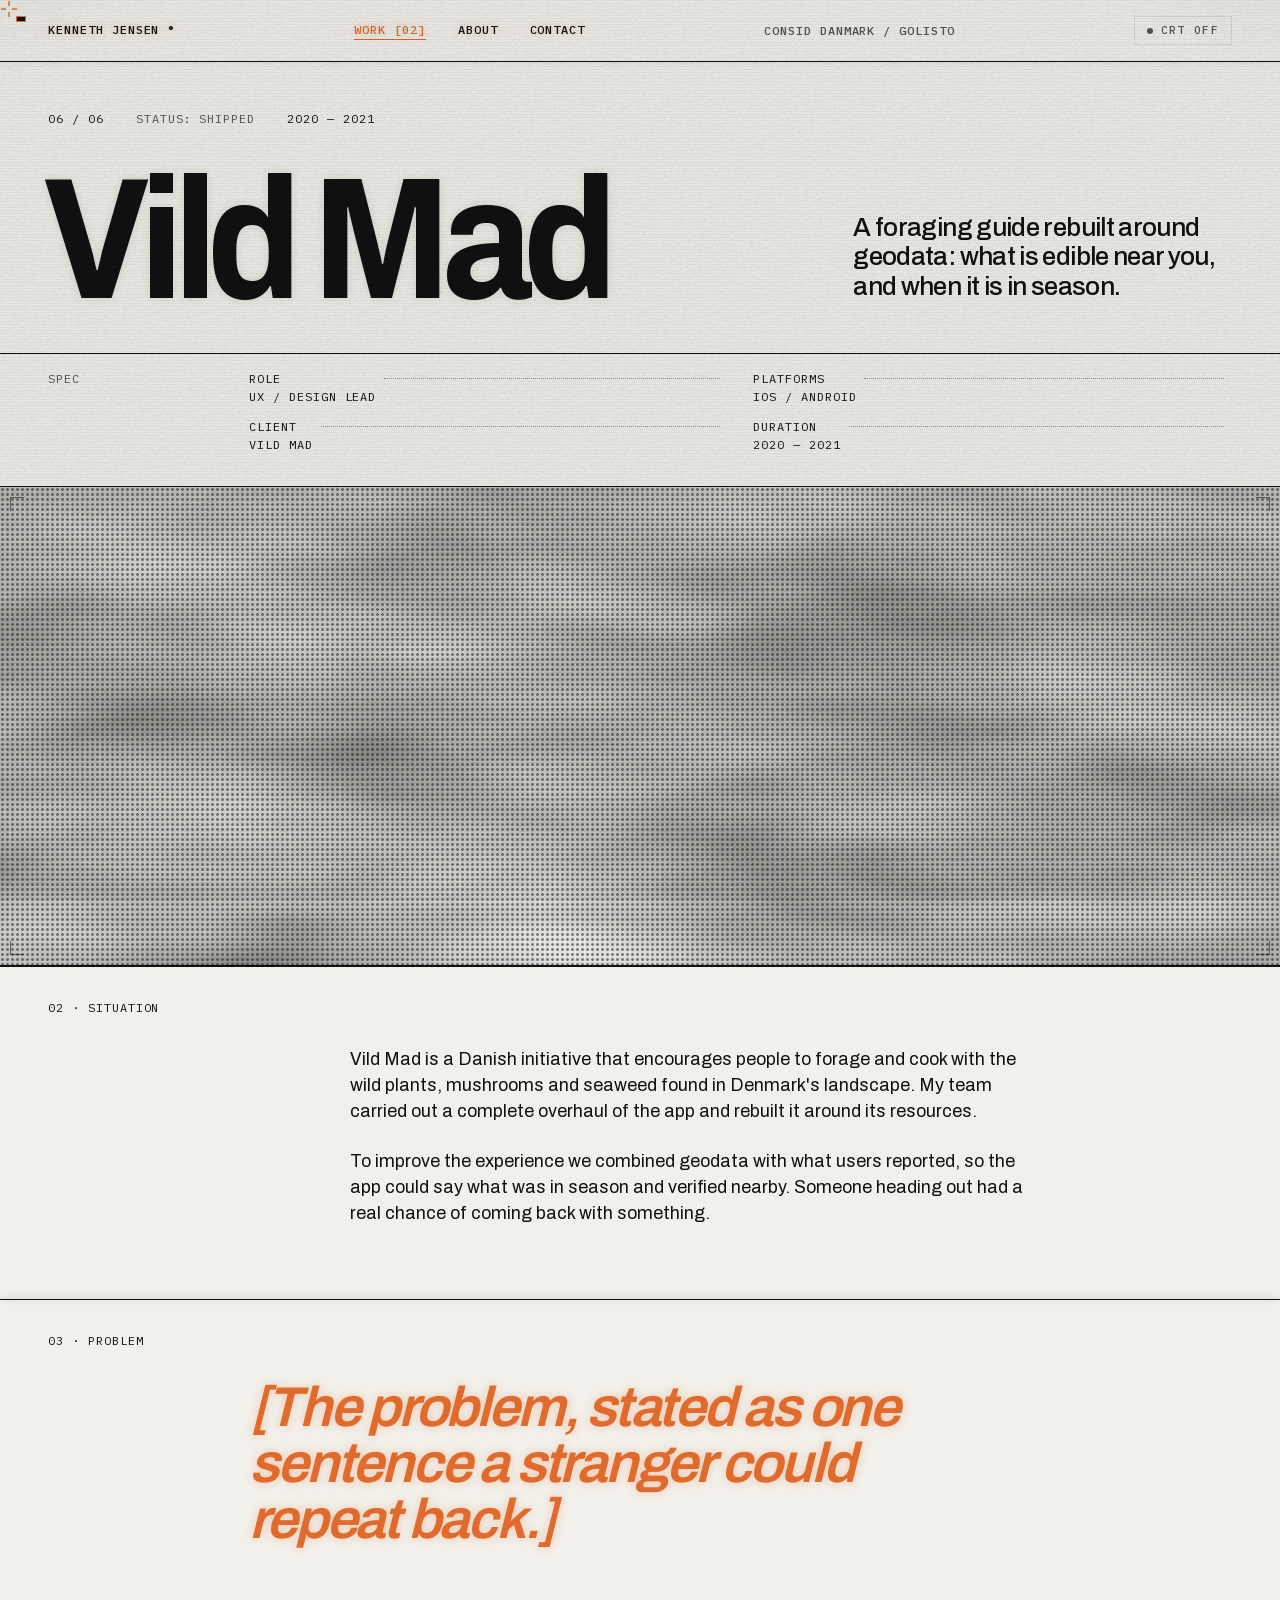
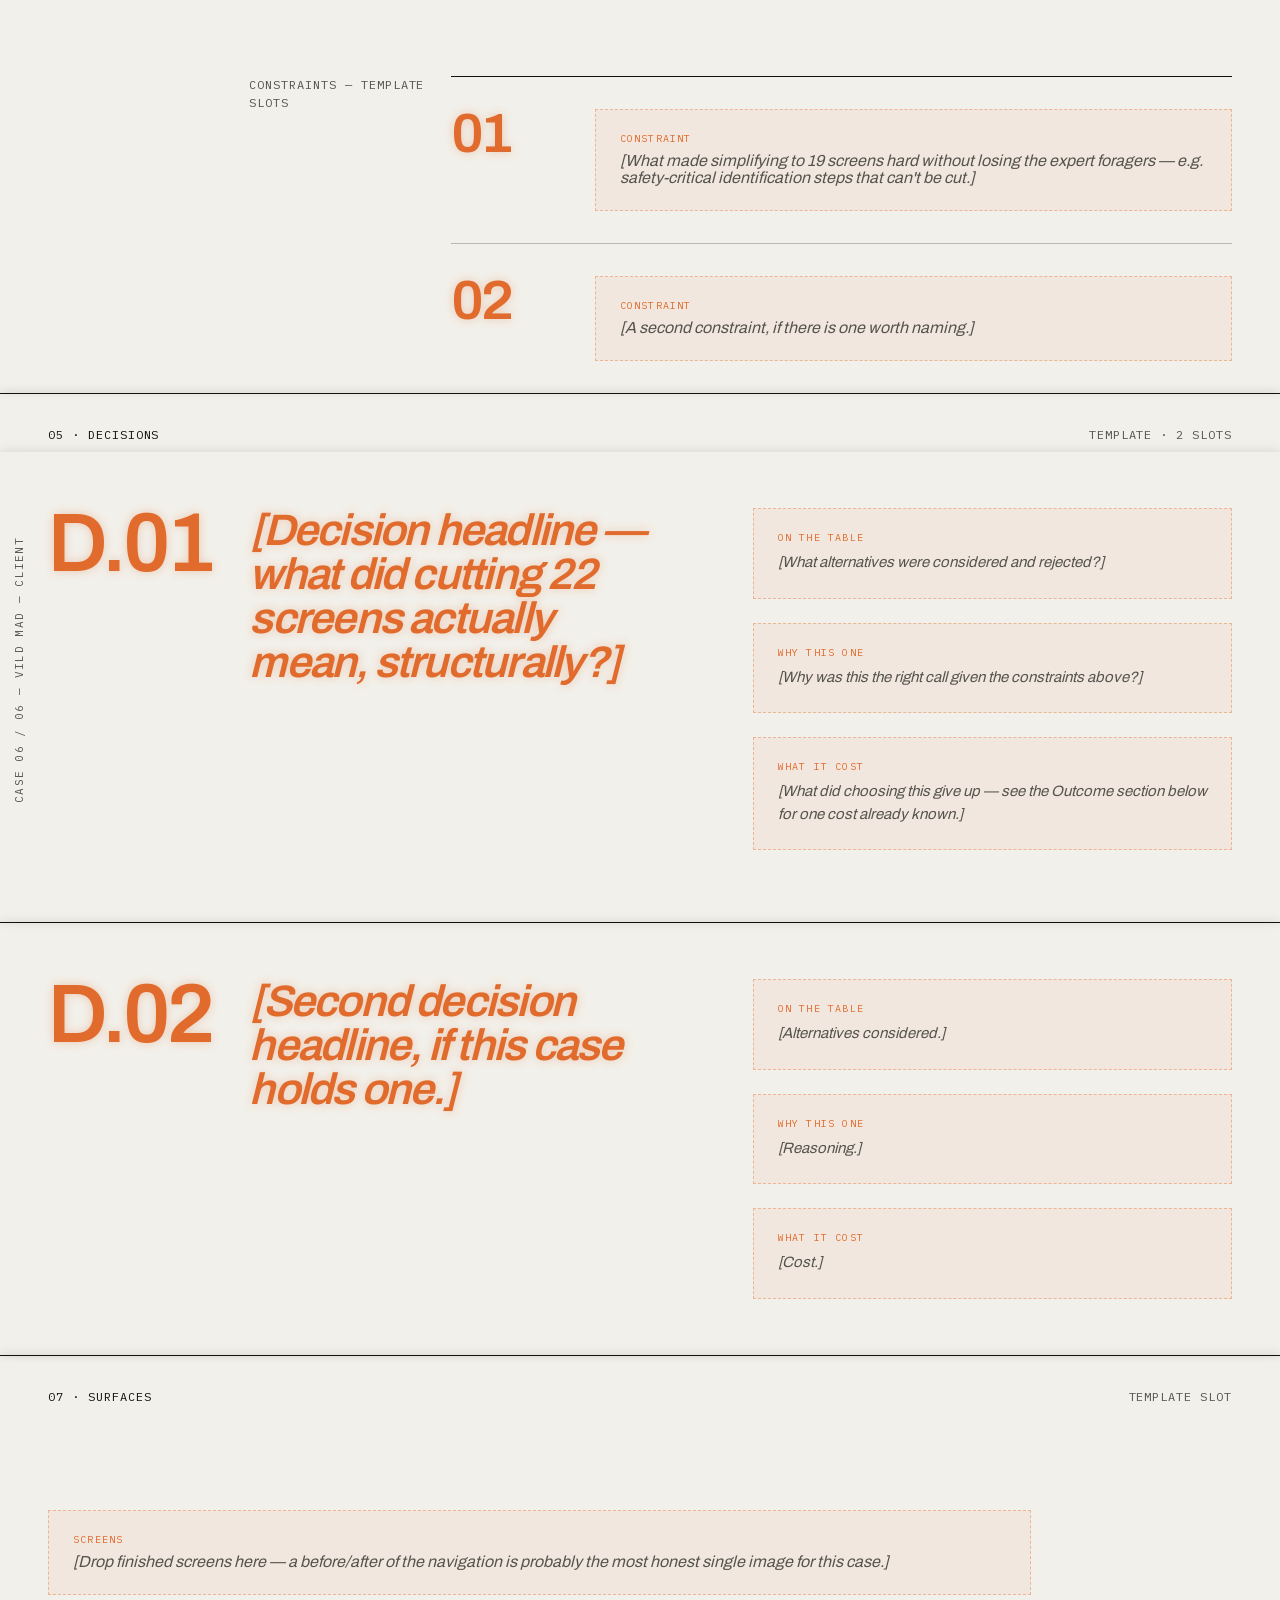
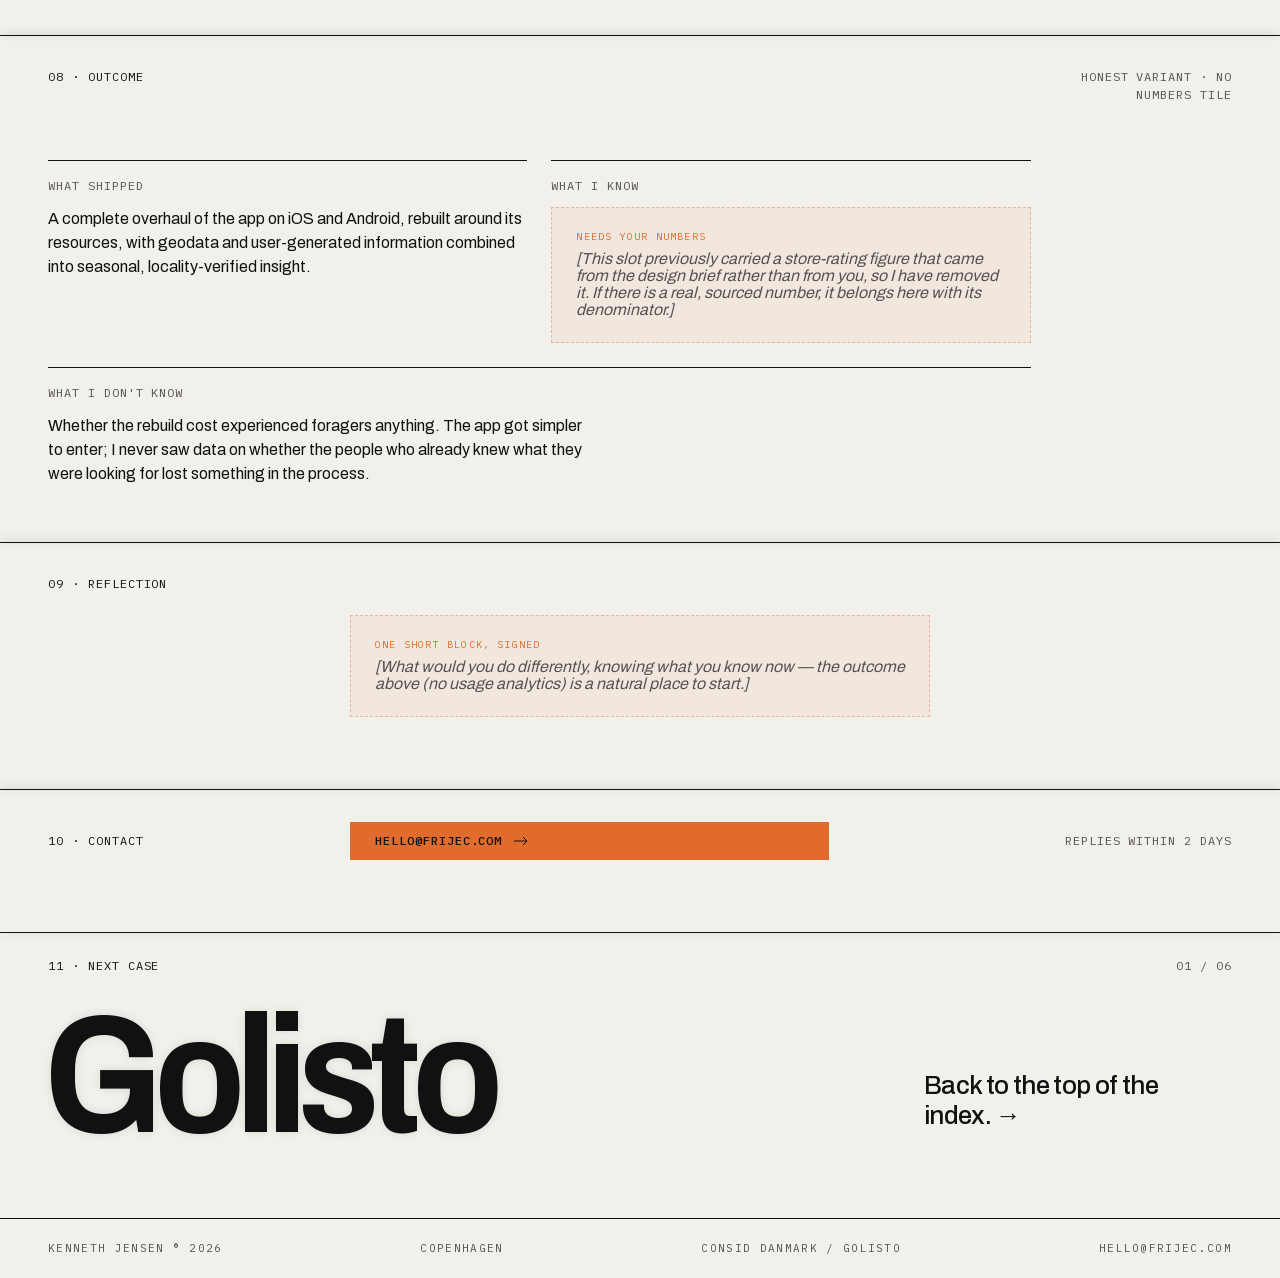
<file: work/vildmad.html>
<!DOCTYPE html>
<html lang="en">
<head>
<meta charset="utf-8">
<title>Vild Mad — Kenneth Jensen</title>
<meta name="description" content="A foraging guide rebuilt around geodata: what is edible near you, and when it is in season. UX / Design Lead, 2020 — 2021.">
<meta property="og:type" content="website">
<meta property="og:site_name" content="Kenneth Jensen">
<meta property="og:title" content="Vild Mad — Kenneth Jensen">
<meta property="og:description" content="A foraging guide rebuilt around geodata: what is edible near you, and when it is in season. UX / Design Lead, 2020 — 2021.">
<meta property="og:url" content="https://frijec.github.io/portfolio/work/vildmad.html">
<meta property="og:image" content="https://frijec.github.io/portfolio/assets/img/og-default.jpg">
<meta property="og:image:width" content="1200">
<meta property="og:image:height" content="630">
<meta name="twitter:card" content="summary_large_image">
<meta name="twitter:title" content="Vild Mad — Kenneth Jensen">
<meta name="twitter:description" content="A foraging guide rebuilt around geodata: what is edible near you, and when it is in season. UX / Design Lead, 2020 — 2021.">
<meta name="twitter:image" content="https://frijec.github.io/portfolio/assets/img/og-default.jpg">
<meta name="viewport" content="width=device-width, initial-scale=1">
<meta name="robots" content="noindex, nofollow"> <!-- PRE-LAUNCH: remove this line to allow search indexing -->
<link rel="icon" href="../assets/favicon.svg" type="image/svg+xml">
<link rel="preload" href="../assets/fonts/archivo-latin-var.woff2" as="font" type="font/woff2" crossorigin>
<link rel="preload" href="../assets/fonts/plexmono-latin-400.woff2" as="font" type="font/woff2" crossorigin>
<link rel="stylesheet" href="../assets/fonts/fonts.css">
<link rel="stylesheet" href="../assets/css/style.css?v=32">
<script>document.documentElement.classList.add("js");try{if(localStorage.getItem("kj-theme")==="crt")document.documentElement.setAttribute("data-theme","crt")}catch(e){}</script>
</head>
<body>
<a class="skip" href="#main">Skip to content</a>
<div class="scrollbar"></div>
<header>
<nav class="nav">
  <div class="nav-row">
    <a href="../index.html" class="magnet">Kenneth Jensen ®</a>
    <div class="nav-links">
      <a href="../work.html" class="magnet active">Work [02]</a>
      <a href="../about.html" class="magnet">About</a>
      <a href="../contact.html" class="magnet">Contact</a>
    </div>
    <span class="nav-context">Consid Danmark / Golisto</span>
  </div>
</nav>
</header>
<div class="wrap">
  <div class="gutter-label left">Case 06 / 06 — Vild Mad — Client</div>

  <main id="main">
  <section class="masthead-enter pt-8">
    <div class="row mb-7">
      <span class="mono-s c8 meta-row"><span>06 / 06</span><span class="muted">Status: Shipped</span><span>2020 — 2021</span></span>
    </div>
    <div class="row row--end">
      <h1 class="t-display-xl c8 reveal in">Vild Mad</h1>
      <p class="t-xl c4 pb-3">A foraging guide rebuilt around geodata: what is edible near you, and when it is in season.</p>
    </div>
    <div class="row mt-7 rule-top pt-4">
      <span class="mono-s c2 muted">Spec</span>
      <div class="kv c5">
        <div class="kv-row"><span>Role</span><span class="kv-leader"></span><span>UX / Design Lead</span></div>
        <div class="kv-row"><span>Client</span><span class="kv-leader"></span><span>Vild Mad</span></div>
      </div>
      <div class="kv c5 s8">
        <div class="kv-row"><span>Platforms</span><span class="kv-leader"></span><span>iOS / Android</span></div>
        <div class="kv-row"><span>Duration</span><span class="kv-leader"></span><span>2020 — 2021</span></div>
      </div>
    </div>
    <div class="media mt-6" style="height:min(480px,50vw)"></div>
  </section>

  <section class="section">
    <div class="row">
      <span class="mono-s c2">02 · Situation</span>
      <div class="c7 s4 pt-8 stack">
        <p class="t-l reveal">Vild Mad is a Danish initiative that encourages people to forage and cook with the wild plants, mushrooms and seaweed found in Denmark's landscape. My team carried out a complete overhaul of the app and rebuilt it around its resources.</p>
        <p class="t-l reveal">To improve the experience we combined geodata with what users reported, so the app could say what was in season and verified nearby. Someone heading out had a real chance of coming back with something.</p>
      </div>
    </div>
  </section>

  <section class="section">
    <div class="row">
      <span class="mono-s c2">03 · Problem</span>
      <h2 class="todo c9 s3 t-display-m pt-8 m-short">[The problem, stated as one sentence a stranger could repeat back.]</h2>
    </div>
    <div class="row pt-9 pb-0">
      <span class="mono-s c2 muted s3">Constraints — template slots</span>
      <div class="c8 s5 rule-top">
        <div class="numbered"><span class="accent t-num-m">01</span><div class="todo-block"><span class="mono-xs tag">Constraint</span><p>[What made simplifying to 19 screens hard without losing the expert foragers — e.g. safety-critical identification steps that can't be cut.]</p></div></div>
        <div class="numbered last"><span class="accent t-num-m">02</span><div class="todo-block"><span class="mono-xs tag">Constraint</span><p>[A second constraint, if there is one worth naming.]</p></div></div>
      </div>
    </div>
  </section>

  <section class="section">
    <div class="row pb-2">
      <span class="mono-s c2">05 · Decisions</span>
      <span class="mono-s ta-r muted c2 s11">Template · 2 slots</span>
    </div>

    <article class="decision">
      <div class="c2 decision-index">D.01</div>
      <h3 class="todo c5 s3 t-display-s">[Decision headline — what did cutting 22 screens actually mean, structurally?]</h3>
      <div class="decision-detail c5 s8">
        <div class="todo-block"><span class="mono-xs tag">On the table</span><p>[What alternatives were considered and rejected?]</p></div>
        <div class="todo-block"><span class="mono-xs tag">Why this one</span><p>[Why was this the right call given the constraints above?]</p></div>
        <div class="todo-block"><span class="mono-xs tag">What it cost</span><p>[What did choosing this give up — see the Outcome section below for one cost already known.]</p></div>
      </div>
    </article>

    <article class="decision pb-9">
      <div class="c2 decision-index">D.02</div>
      <h3 class="todo c5 s3 t-display-s">[Second decision headline, if this case holds one.]</h3>
      <div class="decision-detail c5 s8">
        <div class="todo-block"><span class="mono-xs tag">On the table</span><p>[Alternatives considered.]</p></div>
        <div class="todo-block"><span class="mono-xs tag">Why this one</span><p>[Reasoning.]</p></div>
        <div class="todo-block"><span class="mono-xs tag">What it cost</span><p>[Cost.]</p></div>
      </div>
    </article>
  </section>

  <section class="section">
    <div class="row">
      <span class="mono-s c2">07 · Surfaces</span>
      <span class="mono-s ta-r muted c2 s11">Template slot</span>
    </div>
    <div class="row pb-7">
      <div class="c10 todo-block"><span class="mono-xs tag">Screens</span><p>[Drop finished screens here — a before/after of the navigation is probably the most honest single image for this case.]</p></div>
    </div>
  </section>

  <section class="section">
    <div class="row pb-5">
      <span class="mono-s c2">08 · Outcome</span>
      <span class="mono-s ta-r muted c2 s11">Honest variant · no numbers tile</span>
    </div>
    <div class="row pb-9">
      <div class="c5 rule-top pt-4">
        <div class="mono-s muted">What shipped</div>
        <p class="t-m mt-3">A complete overhaul of the app on iOS and Android, rebuilt around its resources, with geodata and user-generated information combined into seasonal, locality-verified insight.</p>
      </div>
      <div class="c5 s6 rule-top pt-4">
        <div class="mono-s muted">What I know</div>
        <div class="todo-block mt-3"><span class="mono-xs tag">Needs your numbers</span><p>[This slot previously carried a store-rating figure that came from the design brief rather than from you, so I have removed it. If there is a real, sourced number, it belongs here with its denominator.]</p></div>
      </div>
      <div class="c10 rule-top pt-4 mt-5">
        <div class="mono-s muted">What I don't know</div>
        <p class="t-m mt-3 m-prose">Whether the rebuild cost experienced foragers anything. The app got simpler to enter; I never saw data on whether the people who already knew what they were looking for lost something in the process.</p>
      </div>
    </div>
  </section>

  <section class="section">
    <div class="row">
      <span class="mono-s c2">09 · Reflection</span>
      <div class="c6 s4 todo-block mt-7">
        <span class="mono-xs tag">One short block, signed</span>
        <p>[What would you do differently, knowing what you know now — the outcome above (no usage analytics) is a natural place to start.]</p>
      </div>
    </div>
  </section>


  <section class="section">
    <div class="row row--baseline">
      <span class="mono-s c2">10 · Contact</span>
      <a href="mailto:hello@frijec.com" class="arrow-link magnet c5 s4">hello@frijec.com
        <svg width="14" height="10" viewBox="0 0 14 10" fill="none"><path d="M0 5H13M13 5L9 1M13 5L9 9" stroke="currentColor"/></svg>
      </a>
      <span class="mono-s ta-r muted c3 s10">Replies within 2 days</span>
    </div>
  </section>

  <a href="golisto.html" class="pager magnet">
    <span class="mono-s c2">11 · Next case</span>
    <span class="mono-s ta-r muted c2 s11">01 / 06</span>
    <div class="c12 pager-body">
      <span class="pager-name" data-magnet-target>Golisto</span>
      <span class="t-xl m-short pb-4 pretty">Back to the top of the index. →</span>
    </div>
  </a>
  </main>
<footer>
    <span>Kenneth Jensen ® 2026</span><span>Copenhagen</span><span>Consid Danmark / Golisto</span><span>hello@frijec.com</span>
  </footer>
</div>
<script src="../assets/js/main.js?v=32"></script>
</body>
</html>
</file>
<file: assets/fonts/fonts.css>
/* Self-hosted. Downloaded from Google Fonts (SIL Open Font License) so the
   page makes no third-party request and 'no tracking' holds literally. */
@font-face{font-family:'Archivo';font-style:normal;font-weight:400 800;font-stretch:75% 125%;font-display:swap;src:url("archivo-vietnamese-var.woff2") format('woff2');unicode-range:U+0102-0103, U+0110-0111, U+0128-0129, U+0168-0169, U+01A0-01A1, U+01AF-01B0, U+0300-0301, U+0303-0304, U+0308-0309, U+0323, U+0329, U+1EA0-1EF9, U+20AB}
@font-face{font-family:'Archivo';font-style:normal;font-weight:400 800;font-stretch:75% 125%;font-display:swap;src:url("archivo-latin-ext-var.woff2") format('woff2');unicode-range:U+0100-02BA, U+02BD-02C5, U+02C7-02CC, U+02CE-02D7, U+02DD-02FF, U+0304, U+0308, U+0329, U+1D00-1DBF, U+1E00-1E9F, U+1EF2-1EFF, U+2020, U+20A0-20AB, U+20AD-20C0, U+2113, U+2C60-2C7F, U+A720-A7FF}
@font-face{font-family:'Archivo';font-style:normal;font-weight:400 800;font-stretch:75% 125%;font-display:swap;src:url("archivo-latin-var.woff2") format('woff2');unicode-range:U+0000-00FF, U+0131, U+0152-0153, U+02BB-02BC, U+02C6, U+02DA, U+02DC, U+0304, U+0308, U+0329, U+2000-206F, U+20AC, U+2122, U+2191, U+2193, U+2212, U+2215, U+FEFF, U+FFFD}
@font-face{font-family:'IBM Plex Mono';font-style:normal;font-weight:400;font-display:swap;src:url("plexmono-cyrillic-ext-400.woff2") format('woff2');unicode-range:U+0460-052F, U+1C80-1C8A, U+20B4, U+2DE0-2DFF, U+A640-A69F, U+FE2E-FE2F}
@font-face{font-family:'IBM Plex Mono';font-style:normal;font-weight:400;font-display:swap;src:url("plexmono-cyrillic-400.woff2") format('woff2');unicode-range:U+0301, U+0400-045F, U+0490-0491, U+04B0-04B1, U+2116}
@font-face{font-family:'IBM Plex Mono';font-style:normal;font-weight:400;font-display:swap;src:url("plexmono-vietnamese-400.woff2") format('woff2');unicode-range:U+0102-0103, U+0110-0111, U+0128-0129, U+0168-0169, U+01A0-01A1, U+01AF-01B0, U+0300-0301, U+0303-0304, U+0308-0309, U+0323, U+0329, U+1EA0-1EF9, U+20AB}
@font-face{font-family:'IBM Plex Mono';font-style:normal;font-weight:400;font-display:swap;src:url("plexmono-latin-ext-400.woff2") format('woff2');unicode-range:U+0100-02BA, U+02BD-02C5, U+02C7-02CC, U+02CE-02D7, U+02DD-02FF, U+0304, U+0308, U+0329, U+1D00-1DBF, U+1E00-1E9F, U+1EF2-1EFF, U+2020, U+20A0-20AB, U+20AD-20C0, U+2113, U+2C60-2C7F, U+A720-A7FF}
@font-face{font-family:'IBM Plex Mono';font-style:normal;font-weight:400;font-display:swap;src:url("plexmono-latin-400.woff2") format('woff2');unicode-range:U+0000-00FF, U+0131, U+0152-0153, U+02BB-02BC, U+02C6, U+02DA, U+02DC, U+0304, U+0308, U+0329, U+2000-206F, U+20AC, U+2122, U+2191, U+2193, U+2212, U+2215, U+FEFF, U+FFFD}
@font-face{font-family:'IBM Plex Mono';font-style:normal;font-weight:500;font-display:swap;src:url("plexmono-cyrillic-ext-500.woff2") format('woff2');unicode-range:U+0460-052F, U+1C80-1C8A, U+20B4, U+2DE0-2DFF, U+A640-A69F, U+FE2E-FE2F}
@font-face{font-family:'IBM Plex Mono';font-style:normal;font-weight:500;font-display:swap;src:url("plexmono-cyrillic-500.woff2") format('woff2');unicode-range:U+0301, U+0400-045F, U+0490-0491, U+04B0-04B1, U+2116}
@font-face{font-family:'IBM Plex Mono';font-style:normal;font-weight:500;font-display:swap;src:url("plexmono-vietnamese-500.woff2") format('woff2');unicode-range:U+0102-0103, U+0110-0111, U+0128-0129, U+0168-0169, U+01A0-01A1, U+01AF-01B0, U+0300-0301, U+0303-0304, U+0308-0309, U+0323, U+0329, U+1EA0-1EF9, U+20AB}
@font-face{font-family:'IBM Plex Mono';font-style:normal;font-weight:500;font-display:swap;src:url("plexmono-latin-ext-500.woff2") format('woff2');unicode-range:U+0100-02BA, U+02BD-02C5, U+02C7-02CC, U+02CE-02D7, U+02DD-02FF, U+0304, U+0308, U+0329, U+1D00-1DBF, U+1E00-1E9F, U+1EF2-1EFF, U+2020, U+20A0-20AB, U+20AD-20C0, U+2113, U+2C60-2C7F, U+A720-A7FF}
@font-face{font-family:'IBM Plex Mono';font-style:normal;font-weight:500;font-display:swap;src:url("plexmono-latin-500.woff2") format('woff2');unicode-range:U+0000-00FF, U+0131, U+0152-0153, U+02BB-02BC, U+02C6, U+02DA, U+02DC, U+0304, U+0308, U+0329, U+2000-206F, U+20AC, U+2122, U+2191, U+2193, U+2212, U+2215, U+FEFF, U+FFFD}
</file>
<file: assets/css/style.css>
@view-transition{ navigation: auto; }
@media (prefers-reduced-motion: reduce){ @view-transition{ navigation: none; } }
::view-transition-old(root){ animation-duration:180ms; animation-timing-function:linear; }
::view-transition-new(root){ animation-duration:180ms; animation-timing-function:linear; }

/* ============================================================
   TOKENS
   ============================================================ */
:root{
  --ground-bone:#F2F0EA;
  --ground-bone-2:#E6E4DD;
  --ground-bone-3:#DDDBD3;
  --ink:#111111;
  --ink-muted:#55534E;
  --accent:#E16B2C;
  --on-accent:#111111;   /* 5.70:1 on --accent */
  --rule-hard:var(--ink);
  --rule-grid:rgb(17 17 17 / .10);
  --rule-leader:#999999;
  --rule-soft:rgb(17 17 17 / .25);   /* the one soft divider */

  --font-display:'Archivo',Helvetica,Arial,sans-serif;
  --font-mono:'IBM Plex Mono',ui-monospace,monospace;

  --sp-1:4px; --sp-2:8px; --sp-3:12px; --sp-4:16px; --sp-5:24px;
  --sp-6:32px; --sp-7:40px; --sp-8:48px; --sp-9:56px; --sp-10:72px;
  --sp-11:96px; --sp-12:128px;   /* section-level air only */

  --margin:48px;
  --gutter:24px;
  --nav-h:60px;

  --ease-hard: linear;
  --ease-snap: cubic-bezier(.2,.9,.2,1);
  --dur-fast: 120ms;
  --dur-med: 260ms;

  /* z-index scale — two clusters, deliberate: page chrome, then the fixed
     screen effects that must sit above everything */
  --z-nav:50; --z-scrollbar:60;
  --z-fx:9997; --z-fx-2:9998; --z-lens:9999; --z-cursor:10000; --z-skip:10001;

  /* CRT / texture — every knob for the screen treatment lives here */
  --grain-color:#111111;
  --grain-opacity:.045;
  --scanline-color:17 17 17;
  --scanline-opacity:.04;
  --vignette-opacity:.11;
  --glow:10px;
  --glow-accent:rgb(225 107 44 / .30);
  --glow-ink:rgb(17 17 17 / .10);
  --caption-halo:rgb(242 240 234 / .92);
  --on-photo:#F2F0EA;      /* captions over photography — dark in both themes */
  --lens-r:188px;          /* fidelity lens radius */

  --plate-url:url("data:image/svg+xml,%3Csvg xmlns='http://www.w3.org/2000/svg' width='640' height='420' preserveAspectRatio='none'%3E%3Cfilter id='p'%3E%3CfeTurbulence type='fractalNoise' baseFrequency='0.006 0.011' numOctaves='3' seed='11'/%3E%3CfeColorMatrix type='saturate' values='0'/%3E%3CfeComponentTransfer%3E%3CfeFuncR type='linear' slope='2.0' intercept='-0.5'/%3E%3CfeFuncG type='linear' slope='2.0' intercept='-0.5'/%3E%3CfeFuncB type='linear' slope='2.0' intercept='-0.5'/%3E%3C/feComponentTransfer%3E%3CfeColorMatrix type='matrix' values='0.50 0 0 0 0.28 0.50 0 0 0 0.275 0.49 0 0 0 0.265 0 0 0 0 1'/%3E%3C/filter%3E%3Crect width='640' height='420' filter='url(%23p)'/%3E%3C/svg%3E");
}

/* CRT mode — ground and ink swap per the Foundations token spec.
   The accent lifts to #F08A45, which measures 7.8:1 on this ground. */
:root[data-theme="crt"]{
  --ground-bone:#0C0D10;
  --ground-bone-2:#14161B;
  --ground-bone-3:#1C1F26;
  --ink:#E8E6DE;
  --ink-muted:#8A897F;
  --accent:#F08A45;
  --on-accent:#0C0D10;   /* 7.77:1 on --accent */
  --rule-grid:rgb(232 230 222 / .12);
  --rule-leader:#4A4C55;
  --rule-soft:rgb(232 230 222 / .25);

  --grain-color:#E8E6DE;
  --grain-opacity:.03;
  --scanline-color:0 0 0;
  --scanline-opacity:.30;
  --vignette-opacity:.55;
  --glow:14px;
  --glow-accent:rgb(240 138 69 / .55);
  --glow-ink:rgb(232 230 222 / .22);
  --caption-halo:rgb(12 13 16 / .92);
}

@media (max-width:760px){
  :root{ --margin:24px; --gutter:16px; }
}

/* ============================================================
   RESET / BASE
   ============================================================ */
*,*::before,*::after{box-sizing:border-box}
html{background:var(--ground-bone)}
body{
  margin:0;
  background:var(--ground-bone);
  color:var(--ink);
  font-family:var(--font-display);
  -webkit-font-smoothing:antialiased;
  text-rendering:optimizeLegibility;
  overflow-x:hidden;
}
/* the native cursor is hidden only after the custom one exists, so a
   script failure can never leave the page with no pointer at all */
:root.has-cursor body{cursor:none}
@media (hover:none), (pointer:coarse){ :root.has-cursor body{ cursor:auto } }
p,h1,h2,h3,h4{margin:0}
a{color:var(--ink);text-decoration:none}
img{max-width:100%;display:block}
::selection{background:var(--accent);color:var(--on-accent)}

.mono{font-family:var(--font-mono)}

/* type scale */
.t-display-xl{
  font:700 clamp(64px,13.5vw,208px)/.84 var(--font-display);
  font-stretch:88%;
  letter-spacing:-.055em;
  margin-left:-.03em;
}
.t-display-m{ font:600 clamp(30px,5vw,56px)/1 var(--font-display); letter-spacing:-.04em; }
.t-display-s{ font:600 clamp(28px,3.8vw,44px)/1 var(--font-display); letter-spacing:-.04em; }
.t-xl{ font:500 clamp(20px,2vw,26px)/1.15 var(--font-display); letter-spacing:-.025em; }
.t-l{ font:400 clamp(17px,1.4vw,20px)/1.45 var(--font-display); }
.t-m{ font:400 16px/1.5 var(--font-display); }
.mono-m,.mono-s,.mono-xs,.kv,.record-row{font-variant-numeric:tabular-nums}
.mono-m{ font:400 12px/1.5 var(--font-mono); letter-spacing:.08em; text-transform:uppercase; }
.mono-s{ font:400 12px/1.5 var(--font-mono); letter-spacing:.08em; text-transform:uppercase; }
.mono-xs{ font:400 10px/1 var(--font-mono); letter-spacing:.12em; text-transform:uppercase; }
@media (max-width:760px){
  .mono-s{ font-size:12px }
  .mono-xs{ font-size:11px }
}

.accent{color:var(--accent)}
.muted{color:var(--ink-muted)}

/* ============================================================
   LAYOUT / GRID
   ============================================================ */
.wrap{position:relative;background:var(--ground-bone);overflow:hidden}

.gridlines{position:absolute;inset:0;display:grid;grid-template-columns:repeat(12,1fr);
  column-gap:var(--gutter);padding-inline:var(--margin);pointer-events:none;z-index:0}
.gridlines i{border-left:1px solid var(--rule-grid);display:block;height:100%;
  transform:scaleY(0);transform-origin:top;animation:drawline 420ms var(--ease-hard) forwards}
.gridlines i:last-child{border-right:1px solid var(--rule-grid)}
@keyframes drawline{to{transform:scaleY(1)}}
@media (prefers-reduced-motion:reduce){
  .gridlines i{animation:none;transform:none}
  .masthead-enter{animation:none;opacity:1;transform:none}
}
@media (max-width:760px){ .gridlines{grid-template-columns:repeat(4,1fr)} }

.row{position:relative;z-index:1;display:grid;grid-template-columns:repeat(12,1fr);
  column-gap:var(--gutter);padding-inline:var(--margin)}
@media (max-width:760px){
  .row{grid-template-columns:repeat(4,1fr);row-gap:var(--sp-5)}
  .row > *{grid-column:1/-1 !important}
  /* a row made only of mono labels (mastheads, section heads) is one line
     of meta, not a list — keep those stacked tight */
  .row:not(:has(> :not(.mono-s))){row-gap:var(--sp-2)}
}

.c1{grid-column-end:span 1}.c2{grid-column-end:span 2}.c3{grid-column-end:span 3}
.c4{grid-column-end:span 4}.c5{grid-column-end:span 5}.c6{grid-column-end:span 6}
.c7{grid-column-end:span 7}.c8{grid-column-end:span 8}.c9{grid-column-end:span 9}
.c10{grid-column-end:span 10}.c11{grid-column-end:span 11}.c12{grid-column-end:span 12}
.s1{grid-column-start:1}.s2{grid-column-start:2}.s3{grid-column-start:3}
.s4{grid-column-start:4}.s5{grid-column-start:5}.s6{grid-column-start:6}
.s7{grid-column-start:7}.s8{grid-column-start:8}.s9{grid-column-start:9}
.s10{grid-column-start:10}.s11{grid-column-start:11}

.tri{display:grid;grid-template-columns:1fr 1fr 1fr;gap:0}
.duo{display:grid;grid-template-columns:1fr 1fr;gap:var(--gutter)}
@media (max-width:760px){
  .tri,.duo{grid-template-columns:1fr;gap:var(--sp-6)}
}

.section{border-top:1px solid var(--rule-hard);position:relative}
/* one rhythm for every section body: label sits 32px under the rule, the
   section ends 72px above the next. Rows that continue into a second row
   opt out with .pb-0 / .pb-2 and the second row brings its own .pt-N.
   :where() keeps this at single-class specificity so those utilities,
   declared later, actually win — as `.section > .row` they never did. */
.section > :where(.row){padding-block:var(--sp-6) var(--sp-10)}
/* accent sweeps along a section rule as it enters, then clears */
.section::before{
  content:"";position:absolute;top:-1px;left:0;right:0;height:1px;background:var(--accent);
  transform:scaleX(0);transform-origin:left;opacity:0;pointer-events:none;
}
.section.in::before{animation:rule-sweep 900ms var(--ease-snap) forwards}
@keyframes rule-sweep{
  0%{transform:scaleX(0);opacity:1}
  65%{transform:scaleX(1);opacity:1}
  100%{transform:scaleX(1);opacity:0}
}
@media (prefers-reduced-motion:reduce){ .section.in::before{animation:none} }
.section-pad{padding-block:var(--sp-6) var(--sp-10)}

.gutter-label{
  position:absolute;top:50%;font:400 11px/1 var(--font-mono);letter-spacing:.12em;
  text-transform:uppercase;color:var(--ink-muted);white-space:nowrap;pointer-events:none;
  writing-mode:vertical-rl;transform:translateY(-50%);
}
/* writing-mode, not rotate: a rotated horizontal box is positioned by its
   unrotated width, so a 700px label "at right:14px" landed 360px into the
   content column and ran through the copy. */
.gutter-label.left{left:14px;transform:translateY(-50%) rotate(180deg)}
.gutter-label.right{right:14px}
@media (max-width:900px){ .gutter-label{display:none} }

/* ============================================================
   NAV
   ============================================================ */
.nav{
  position:sticky;top:0;z-index:var(--z-nav);background:var(--ground-bone);
  border-bottom:1px solid var(--rule-hard);
}
.nav-row{
  display:flex;align-items:center;justify-content:space-between;gap:var(--sp-5);
  padding:var(--sp-4) var(--margin);font:500 12px/1 var(--font-mono);letter-spacing:.08em;text-transform:uppercase;
}
.nav-links{display:flex;align-items:center;gap:var(--sp-6)}
.nav-context{color:var(--ink-muted)}
.nav-context a{color:inherit}
.nav a{position:relative;padding-bottom:2px}
/* Nav links are 14px-tall inline text — far under a 24px minimum, let alone
   44. A pseudo-element grows the hit area without moving anything visible. */
.nav a::before{content:"";position:absolute;inset:-15px -8px}
/* Skip link: first tab stop on every page, visible only when focused. */
.skip{position:absolute;left:var(--margin);top:-100px;z-index:var(--z-skip);
  background:var(--ink);color:var(--ground-bone);padding:var(--sp-3) var(--sp-4);
  font:500 12px/1 var(--font-mono);letter-spacing:.08em;text-transform:uppercase;text-decoration:none}
.skip:focus{top:12px}
.nav a.active{color:var(--accent)}
.nav a::after{
  content:"";position:absolute;left:0;right:100%;bottom:-2px;height:1px;background:var(--accent);
  transition:right var(--dur-fast) var(--ease-snap);
}
.nav a:hover::after,.nav a.active::after{right:0}
@media (max-width:760px){
  .nav-context{display:none}
  .nav-row{gap:var(--sp-3);padding-inline:var(--margin)}
  .nav-links{gap:var(--sp-4)}
  .nav-row > a:first-child{white-space:nowrap}
}
@media (max-width:420px){
  .nav-links{gap:var(--sp-3)}
  .nav-row,.nav-links{font-size:10px}
}

/* progress bar */
.scrollbar{position:fixed;top:0;left:0;height:2px;background:var(--accent);width:0%;z-index:var(--z-scrollbar);transform-origin:left}

/* status dot */
.dot{display:inline-block;width:6px;height:6px;border-radius:50%;background:var(--accent);
  margin-right:var(--sp-2);vertical-align:middle;animation:pulse 1.8s ease-in-out infinite}
@media (prefers-reduced-motion:reduce){ .dot{animation:none} }
@keyframes pulse{0%,100%{opacity:1}50%{opacity:.25}}

/* ============================================================
   KV / SPEC BLOCK
   ============================================================ */
dl,dt,dd,figure{margin:0}
.kv{display:grid;gap:var(--sp-3);font:400 12px/1.5 var(--font-mono);letter-spacing:.08em;text-transform:uppercase}
/* <dl> > <div.kv-row> > <dt> <dd>. The dotted leader and its accent fill
   are the row's two pseudo-elements, both placed in the middle track, so
   the markup stays a valid definition list with nothing between dt and dd. */
.kv-row{display:grid;grid-template-columns:auto 1fr auto;column-gap:8px;align-items:baseline}
.kv-row dt{color:var(--accent);grid-column:1}
.kv-row dd{text-align:right;grid-column:3}
.kv-row::before,.kv-row::after{content:"";grid-column:2;grid-row:1;height:1px;transform:translateY(-4px)}
.kv-row::after{border-bottom:1px dotted var(--rule-leader)}
.kv-row::before{border-bottom:1px solid var(--accent);transform:translateY(-4px) scaleX(0);transform-origin:left;
  transition:transform var(--dur-med) var(--ease-snap)}
.kv-row:hover::before{transform:translateY(-4px) scaleX(1)}
/* A spec block responds to ITS OWN width, not the viewport: in a 3-column
   cell the right-aligned values wrapped into ragged 2-3 line rows. Under
   ~260px the row stacks label over value and drops the leader — the same
   shape the mobile breakpoint already uses. */
.kv{container-type:inline-size}
@container (max-width:260px){
  .kv-row{grid-template-columns:1fr;row-gap:2px}
  .kv-row::before,.kv-row::after{display:none}
  .kv-row dd{text-align:left;grid-column:1}
}
@media (max-width:520px){
  .kv-row{grid-template-columns:1fr}
  .kv-row::before,.kv-row::after{display:none}
  .kv-row dd{text-align:left;grid-column:1;margin-top:-4px}
}

/* ============================================================
   MEDIA PLACEHOLDER
   ============================================================ */
/* Duotone halftone plate — stands in for photography at the right
   texture, per the brief's imagery direction. Swap --plate-url for a
   real image and the halftone/crop-mark furniture still applies. */
.media{
  position:relative;overflow:hidden;isolation:isolate;
  background:var(--ground-bone-2);
  border-block:1px solid var(--rule-hard);
}
.media::before{
  content:"";position:absolute;inset:0;z-index:-1;
  background-image:
    radial-gradient(circle, rgb(17 17 17 / .50) 0 1.2px, transparent 1.6px),
    var(--plate-url);
  background-size:5px 5px, 100% 100%;
  background-position:0 0, center;
  background-repeat:repeat, no-repeat;
  transform:scale(1.03);
  transition:clip-path 400ms var(--ease-snap), transform 500ms var(--ease-snap);
}
.js .media::before{clip-path:inset(0 0 100% 0)}
/* .in goes on .media, never on the clipped child — a clip-path on the
   observed element itself stops IntersectionObserver firing. */
.media.in::before{clip-path:inset(0 0 0 0);transform:scale(1)}
.media:hover::before{transform:scale(1.06)}
:root[data-theme="crt"] .media::before{filter:invert(1) saturate(0) brightness(.62)}

/* ---- real photography ----------------------------------------------
   Sits above the turbulence plate, so a missing or slow image degrades to
   the placeholder rather than to an empty box. Treated to match the plate:
   greyscale, a bone veil to pull it toward the paper, and the same 5px
   halftone screen over the top. */
.media-photo{position:absolute;inset:0;overflow:hidden;z-index:0}
/* <picture> is inline with auto height, so an img inside it has nothing to
   resolve height:100% against. The hero escaped this only because its
   .media carries an explicit height; on an aspect-ratio box the image
   collapsed to 47x64. display:contents makes the img a direct child of the
   absolutely-positioned wrapper, which has a definite size. */
.media-photo picture{display:contents}
.media-photo img{
  width:100%;height:100%;object-fit:cover;object-position:center;display:block;
  filter:grayscale(1) contrast(1.06) brightness(1.02);
  transform:scale(1.03);
  transition:clip-path 400ms var(--ease-snap), transform 500ms var(--ease-snap),
    filter var(--dur-med) var(--ease-hard);
}
.js .media-photo img{clip-path:inset(0 0 100% 0)}
.media.in .media-photo img{clip-path:inset(0 0 0 0);transform:scale(1)}
/* No hover zoom here, on purpose: the lens is a fixed div sized to the
   media rect with background-size:cover — mathematically identical to
   object-fit:cover on the img at scale(1). Scaling the img on hover was
   desyncing the two the instant the lens turned on: the visible photo
   cropped in 6% while the lens kept sampling the unscaled frame, so the
   content under the lens drifted from the content around it. The lens is
   the "look closer" affordance now; the base image just fits its frame.
/* veil toward the bone ground — the duotone half of the treatment */
.media-photo::before{content:"";position:absolute;inset:0;z-index:1;
  background:var(--ground-bone);opacity:.10;pointer-events:none;
  transition:opacity var(--dur-med) var(--ease-hard)}
/* halftone screen, same pitch as the plate */
.media-photo::after{content:"";position:absolute;inset:0;z-index:2;pointer-events:none;
  transition:opacity var(--dur-med) var(--ease-hard);
  background-image:radial-gradient(circle, rgb(17 17 17 / .30) 0 1.2px, transparent 1.6px);
  background-size:5px 5px;mix-blend-mode:multiply}
/* CRT inverts the plate, but an inverted photograph is just a negative —
   darken it onto the phosphor ground instead. */
:root[data-theme="crt"] .media-photo img{filter:grayscale(1) contrast(1.08) brightness(.80)}
:root[data-theme="crt"] .media-photo::after{mix-blend-mode:screen;
  background-image:radial-gradient(circle, rgb(232 230 222 / .16) 0 1.2px, transparent 1.6px)}

@media (prefers-reduced-motion:reduce){
  .media-photo img{transition:none;transform:none}
}

/* Captions over photography. The bone halo below was tuned for the light
   turbulence plate and disappears on a dark photo, so invert them: light
   text on an ink halo, in both themes. */
.media--photo .fig-caption,
.media--photo .fig-caption .muted{color:var(--on-photo)}
.media--photo .fig-caption{
  text-shadow:0 0 6px rgb(17 17 17 / .92),0 0 3px rgb(17 17 17 / .95),0 1px 2px rgb(17 17 17 / .8);
}
/* Same treatment without needing the modifier class, so a photo dropped in
   anywhere is handled. Kept as separate rules: an unsupported selector
   inside a comma list invalidates the entire rule, not just that branch. */
.media:has(.media-photo) .fig-caption,
.media:has(.media-photo) .fig-caption .muted{color:var(--on-photo)}
.media:has(.media-photo) .fig-caption{
  text-shadow:0 0 6px rgb(17 17 17 / .92),0 0 3px rgb(17 17 17 / .95),0 1px 2px rgb(17 17 17 / .8);
}

/* ============================================================
   FIDELITY LENS
   The screen treatment is the point of this site, but it is also a scrim
   over the actual design work — and a portfolio that hides the pixels is
   working against itself. The lens cuts a clean hole through all of it.

   It has to be a fixed element at z-index 9999 rather than a child of
   .media: the grain and scanline layers are fixed at 9997/9998, and .media
   sets `isolation:isolate`, so nothing inside it can paint above them.
   JS keeps the lens matched to the media's rect, so `cover` here resolves
   to exactly the same crop as `object-fit:cover` on the img.
   ============================================================ */
.lens,.lens-ring{
  position:fixed;z-index:var(--z-lens);pointer-events:none;opacity:0;
  transition:opacity 140ms linear;
}
.lens{
  background-size:cover;background-position:center;background-repeat:no-repeat;
  -webkit-mask-image:radial-gradient(circle var(--lens-r) at var(--lens-x) var(--lens-y),
    #000 99%,transparent 100%);
  mask-image:radial-gradient(circle var(--lens-r) at var(--lens-x) var(--lens-y),
    #000 99%,transparent 100%);
}
/* Ring shares the media's rect rather than being centred on the cursor, so
   it is clipped at the frame edge exactly like the revealed image is. */
.lens-ring{
  background-image:radial-gradient(circle var(--lens-r) at var(--lens-x) var(--lens-y),
    transparent 0 calc(100% - 1.5px),var(--accent) calc(100% - 1.5px) 100%,transparent 100%);
  box-shadow:none;
}
.lens.on,.lens-ring.on{opacity:1}
@media (hover:none),(pointer:coarse){ .lens,.lens-ring{display:none} }
@media (max-width:900px){ :root{--lens-r:120px} }
@media (prefers-reduced-motion:reduce){ .lens,.lens-ring{transition:none} }

/* The control sits BELOW the frame, not on it. A 376px lens centred on the
   pointer covers whatever you are reaching for, so a button inside the image
   is invisible at the exact moment you go to press it. */
.media-tools{
  display:flex;align-items:center;gap:var(--sp-4);flex-wrap:wrap;
  padding:var(--sp-4) var(--margin) 0;
}
.media-tools .credit{
  font:400 10px/1.4 var(--font-mono);letter-spacing:.12em;text-transform:uppercase;
  color:var(--ink);
}
.media-tools .hint{
  font:400 10px/1.4 var(--font-mono);letter-spacing:.12em;text-transform:uppercase;
  color:var(--ink-muted);
}
@media (hover:none),(pointer:coarse){ .media-tools .credit{
  font:400 10px/1.4 var(--font-mono);letter-spacing:.12em;text-transform:uppercase;
  color:var(--ink);
}
.media-tools .hint{display:none} }
.inspect-btn{
  font:500 11px/1 var(--font-mono);letter-spacing:.12em;text-transform:uppercase;
  color:var(--ink);background:none;border:1px solid var(--rule-grid);
  padding:8px 12px;cursor:pointer;
  transition:background var(--dur-fast) linear,color var(--dur-fast) linear;
}
.inspect-btn:hover,.inspect-btn[aria-pressed="true"]{
  background:var(--accent);color:var(--on-accent);border-color:var(--accent);
}
:root.has-cursor .inspect-btn{cursor:none}
/* 24px clears WCAG 2.5.8 but is tight under a thumb. */
@media (hover:none),(pointer:coarse){ .inspect-btn{padding:12px 16px} }
/* untreated state */
.raw .media-photo img{filter:none}
.raw .media-photo::before,
.raw .media-photo::after{opacity:0}
/* The page-level overlays lift with the image rather than popping off.
   .noise is already opacity-driven; .crt is a gradient, so it gets its own
   opacity to animate instead of the (non-animatable) gradient stops. */
:root.inspect{--grain-opacity:0}
:root.inspect .crt{opacity:0}
.noise,.crt{transition:opacity var(--dur-med) var(--ease-hard)}

/* One-line summary strip: problem / what I did / result, for the reader
   who decides in ten seconds and will not reach the outcome section. */
.oneline{border-top:1px solid var(--rule-hard);padding-block:var(--sp-6) var(--sp-8);row-gap:var(--sp-5)}
.oneline .k{font:500 10px/1 var(--font-mono);letter-spacing:.12em;text-transform:uppercase;
  color:var(--accent);margin-bottom:8px}
.oneline p{margin:0}

/* crop marks — corners of media frames only */
.media::after{
  content:"";position:absolute;inset:10px;pointer-events:none;z-index:1;
  background-image:
    linear-gradient(var(--ink),var(--ink)),linear-gradient(var(--ink),var(--ink)),
    linear-gradient(var(--ink),var(--ink)),linear-gradient(var(--ink),var(--ink)),
    linear-gradient(var(--ink),var(--ink)),linear-gradient(var(--ink),var(--ink)),
    linear-gradient(var(--ink),var(--ink)),linear-gradient(var(--ink),var(--ink));
  background-repeat:no-repeat;
  background-size:14px 1px,1px 14px,14px 1px,1px 14px,14px 1px,1px 14px,14px 1px,1px 14px;
  background-position:
    left top,left top,right top,right top,
    left bottom,left bottom,right bottom,right bottom;
  opacity:.55;
}
.media--photo::after{filter:invert(1);opacity:.7}
.media:has(.media-photo)::after{filter:invert(1);opacity:.7}
/* halo keeps 11px mono legible over the mid-tone plate */
.fig-caption{position:absolute;left:var(--sp-5);top:var(--sp-4);max-width:44%;font:400 11px/1.6 var(--font-mono);
  letter-spacing:.12em;text-transform:uppercase;
  text-shadow:0 0 6px var(--caption-halo),0 0 3px var(--caption-halo)}
.media .fig-caption .muted{color:var(--ink)}
.fig-caption.right{left:auto;right:var(--sp-5);text-align:right}
.fig-caption.bottom{top:auto;bottom:var(--sp-4)}
@media (max-width:500px){
  .fig-caption .t-display-s{font-size:22px}
}
.fig-caption .unit{font-size:.45em;letter-spacing:0;margin-left:var(--sp-1)}

/* ============================================================
   REVEAL
   ============================================================ */
/* hidden-until-revealed only when JS is running, so a failed script
   never leaves the page blank */
.js .reveal{opacity:0;transform:translateY(14px);transition:transform 420ms var(--ease-snap),opacity 320ms linear;
  transition-delay:calc(var(--i, 0) * 40ms)}  /* --i set per numbered row in main.js */
.js .reveal.in{opacity:1;transform:translateY(0)}
@media (prefers-reduced-motion:reduce){ .js .reveal{opacity:1;transform:none;transition:none} }

/* counters */
[data-count]{font-variant-numeric:tabular-nums}

/* ============================================================
   DECISIONS BLOCK
   ============================================================ */
/* the last decision's bottom rule would sit on the next section's top rule */
.decision:last-of-type{border-bottom:0}
.decision{border-bottom:1px solid var(--rule-hard);padding:var(--sp-9) var(--margin) var(--sp-10);
  display:grid;grid-template-columns:repeat(12,1fr);column-gap:var(--gutter)}
.decision-index{font:600 clamp(48px,6.5vw,88px)/.85 var(--font-display);letter-spacing:-.05em;color:var(--accent)}
.decision h3{max-width:16ch;text-wrap:pretty}
.decision-detail{display:grid;gap:var(--sp-5);font:400 15px/1.5 var(--font-display)}
.decision-detail .label{font:400 11px/1 var(--font-mono);letter-spacing:.12em;text-transform:uppercase;
  margin-bottom:8px;color:var(--ink-muted)}
.decision-detail .label.why{color:var(--accent)}
@media (max-width:760px){
  .decision{grid-template-columns:repeat(4,1fr)}
  .decision-index{grid-column:1/-1}
  .decision h3{grid-column:1/-1}
  .decision-detail{grid-column:1/-1}
}

/* ============================================================
   ARTEFACT GRID
   ============================================================ */
.artefacts{display:grid;grid-template-columns:repeat(6,1fr);gap:var(--gutter);padding-inline:var(--margin)}
.artefact{display:flex;flex-direction:column;gap:var(--sp-3);transition:transform var(--dur-fast) var(--ease-snap)}
.artefact:hover{transform:translateY(-3px)}
.artefact .frame{aspect-ratio:4/3;border:1px solid rgb(17 17 17/.2);position:relative;overflow:hidden;
  background:repeating-linear-gradient(135deg,var(--ground-bone-3) 0 6px,var(--ground-bone-2) 6px 12px)}
.artefact:hover .frame{border-color:var(--accent)}
.artefact .cap{display:flex;justify-content:space-between;gap:8px;font:400 11px/1.5 var(--font-mono);
  letter-spacing:.08em;text-transform:uppercase}
@media (max-width:760px){ .artefacts{grid-template-columns:repeat(2,1fr)} }

/* ============================================================
   WORK INDEX ROWS
   ============================================================ */
.work-row{display:grid;grid-template-columns:repeat(12,1fr);column-gap:var(--gutter);
  padding:var(--sp-7) var(--margin) var(--sp-8);border-top:1px solid var(--rule-hard);align-items:start;position:relative}
.work-row .num{font:600 clamp(40px,5vw,56px)/.9 var(--font-display);letter-spacing:-.04em;color:var(--accent)}
.work-row h2{font:600 clamp(30px,3.5vw,44px)/1 var(--font-display);letter-spacing:-.04em}
.work-row .prop{font:400 clamp(16px,1.6vw,20px)/1.35 var(--font-display);letter-spacing:-.01em;max-width:34ch;text-wrap:pretty}
.work-row .peek{aspect-ratio:3/4;border:1px solid rgb(17 17 17/.2);
  background:repeating-linear-gradient(135deg,var(--ground-bone-3) 0 6px,var(--ground-bone-2) 6px 12px);
  overflow:hidden;position:relative}
.work-row .peek::after{content:"";position:absolute;inset:0;background:var(--accent);opacity:0;
  mix-blend-mode:multiply;transition:opacity var(--dur-med)}
.work-row:hover .peek::after{opacity:.28}
.work-row:hover h2{color:var(--accent)}
.work-row .peek-track{position:absolute;inset:0;transform:translateY(6%);transition:transform var(--dur-med) var(--ease-snap)}
.work-row:hover .peek-track{transform:translateY(0)}
@media (max-width:760px){
  .work-row{grid-template-columns:repeat(4,1fr);gap:var(--sp-4)}
  .work-row > *{grid-column:1/-1 !important}
  .work-row .peek{display:none}
}

/* ============================================================
   DEVICE PLATES + MEDIA VARIANTS
   Square plates, not rounded bezels: the only curved geometry on the
   site was three phone mockups. The screenshot carries the device.
   ============================================================ */
.device{border:2px solid var(--ink);padding:10px;background:var(--ink)}
.device .media{aspect-ratio:9/19.5;display:grid;place-items:center;border:0}
.device--android .media{aspect-ratio:9/20}
.media--hero{height:max(240px,min(640px,60vw))}
.media--hero.media--short{height:min(480px,50vw)}
.media--shot{aspect-ratio:2880/2000}
.media--portrait{aspect-ratio:3/4;border:1px solid var(--ink)}
.media--plate{margin:0 var(--margin) var(--sp-10);height:max(160px,min(480px,50vw))}
.artefact .frame.tall{aspect-ratio:3/4}
.artefact .frame.wide{aspect-ratio:16/9}
/* Tagga system specimens */
.chip{height:56px;background:var(--c)}
.chip--edge{border:1px solid var(--rule-soft)}
.cols-4{grid-template-columns:repeat(4,1fr)}
.t-code{font:600 40px/1 var(--font-display);letter-spacing:.06em}
.t-title{font:600 24px/1 var(--font-display);letter-spacing:-.02em}
.no-caps{text-transform:none}
.marker-demo .tri.age-1{opacity:.7}
.marker-demo .tri.age-2{opacity:.4}
.marker-demo .tri.age-3{opacity:.18}
.marker-demo .ring{width:16px;height:16px;border:2px dashed var(--ink-muted);border-radius:50%} /* the app's own marker */
/* giant mailto on the home and contact pages */
.mailto-xl{display:block;padding:var(--sp-8) var(--margin) var(--sp-6);
  font:700 clamp(40px,10vw,128px)/.86 var(--font-display);font-stretch:88%;letter-spacing:-.05em}
.mailto-xxl{padding:0 var(--margin);font-size:clamp(48px,13.5vw,176px);letter-spacing:-.055em}
.wrap--fill{min-height:calc(100vh - 62px);display:flex;flex-direction:column}
.grow{flex:1}
.px-margin{padding-inline:var(--margin)}
.end{justify-content:flex-end}.items-c{align-items:center}

/* client marquee */
.marquee{overflow:hidden;border-top:1px solid var(--rule-hard);padding-block:var(--sp-7);padding-inline:var(--margin)}
.marquee-track{display:flex;gap:var(--sp-10);width:max-content;animation:marquee 32s linear infinite}
.marquee:hover .marquee-track,
.marquee:focus-within .marquee-track,
.marquee[data-paused] .marquee-track{animation-play-state:paused}
.marquee-track > *{font:600 clamp(24px,3vw,32px)/1 var(--font-display);letter-spacing:-.03em;white-space:nowrap}
.marquee-track .dim{color:var(--ink-muted)}
/* the second copy exists only to make the loop seamless */
.marquee-fill{display:contents}
.marquee-track a{transition:color var(--dur-fast) linear}
.marquee-track a:hover{color:var(--accent)}
@keyframes marquee{to{transform:translateX(-50%)}}
@media (prefers-reduced-motion:reduce){ .marquee-track{animation:none} }

.marquee-pause{
  font:500 11px/1 var(--font-mono);letter-spacing:.12em;text-transform:uppercase;
  background:none;border:1px solid var(--rule-grid);color:var(--ink-muted);
  padding:8px 12px;transition:color var(--dur-fast) linear,border-color var(--dur-fast) linear;
}
.marquee-pause:hover{color:var(--accent);border-color:var(--accent)}

/* ============================================================
   FOCUS
   The accent marks where you are. This is the one place it is
   non-negotiable: the site hides the native cursor, so a keyboard
   user has nothing else to go on.
   ============================================================ */
:focus-visible{
  outline:2px solid var(--accent);
  outline-offset:3px;
  box-shadow:0 0 var(--glow) var(--glow-accent);
}
:focus:not(:focus-visible){outline:none}

/* ============================================================
   BUTTONS / LINKS
   ============================================================ */
.arrow-link{display:inline-flex;align-items:center;gap:var(--sp-3);font:500 12px/1 var(--font-mono);
  letter-spacing:.12em;text-transform:uppercase;
  background:var(--accent);color:var(--on-accent);border:1px solid var(--accent);
  padding:var(--sp-3) var(--sp-5);letter-spacing:.08em;
  transition:gap var(--dur-fast) var(--ease-snap),
    background var(--dur-fast) linear,color var(--dur-fast) linear}
.arrow-link:hover{gap:16px;background:var(--ink);color:var(--ground-bone);border-color:var(--ink)}
.arrow-link svg{transition:transform var(--dur-fast) var(--ease-snap)}
.arrow-link:hover svg{transform:translateX(3px)}

/* ============================================================
   OUTCOME TILES
   ============================================================ */
.outcome-tile{border-top:1px solid var(--rule-hard);padding-top:var(--sp-5)}
.outcome-tile .num{font:600 clamp(48px,6.5vw,88px)/.85 var(--font-display);letter-spacing:-.05em}
.outcome-tile .unit{font-size:.4em;letter-spacing:-.02em;margin-left:4px}

/* ============================================================
   PAGER
   ============================================================ */
.pager{display:grid;grid-template-columns:repeat(12,1fr);column-gap:var(--gutter);
  padding:var(--sp-5) var(--margin) var(--sp-10);border-top:1px solid var(--rule-hard);color:var(--ink);
  text-decoration:none;position:relative;overflow:hidden}
@media (max-width:760px){
  .pager{grid-template-columns:repeat(4,1fr);row-gap:8px}
  .pager > *{grid-column:1/-1 !important}
}
.pager-name{font:700 clamp(32px,13vw,208px)/.84 var(--font-display);font-stretch:88%;letter-spacing:-.055em;
  margin-left:-.03em;overflow-wrap:anywhere;transition:transform var(--dur-med) var(--ease-snap)}
.pager:hover .pager-name{color:var(--accent)}

/* ============================================================
   FOOTER
   ============================================================ */
footer{display:flex;flex-wrap:wrap;justify-content:space-between;gap:var(--sp-2) var(--sp-5);padding:var(--sp-5) var(--margin);
  border-top:1px solid var(--rule-hard);font:400 11px/1 var(--font-mono);letter-spacing:.12em;
  text-transform:uppercase;color:var(--ink-muted)}

/* ============================================================
   NOISE / GRAIN OVERLAY
   ============================================================ */
/* Grain is a tiled alpha mask painted in --grain-color, so one texture
   works on both the bone ground and the CRT ground. It must tile 1:1 —
   stretching the tile turns grain into smeared blobs. */
.noise{
  position:fixed;inset:0;z-index:var(--z-fx-2);pointer-events:none;
  background:var(--grain-color);
  opacity:var(--grain-opacity);
  -webkit-mask-image:var(--grain-url);mask-image:var(--grain-url);
  -webkit-mask-size:140px 140px;mask-size:140px 140px;
  -webkit-mask-repeat:repeat;mask-repeat:repeat;
  animation:grain-shift 620ms steps(1) infinite;
}
@keyframes grain-shift{
  0%{ -webkit-mask-position:0 0; mask-position:0 0 }
  25%{ -webkit-mask-position:-37px 19px; mask-position:-37px 19px }
  50%{ -webkit-mask-position:23px -43px; mask-position:23px -43px }
  75%{ -webkit-mask-position:-51px -11px; mask-position:-51px -11px }
}

/* Scanlines + vignette in one layer. multiply darkens on either ground. */
.crt{
  position:fixed;inset:0;z-index:var(--z-fx);pointer-events:none;mix-blend-mode:multiply;
  background:
    repeating-linear-gradient(to bottom,
      rgb(var(--scanline-color) / var(--scanline-opacity)) 0 1px,
      transparent 1px 3px),
    radial-gradient(ellipse 125% 105% at 50% 50%,
      transparent 55%, rgb(var(--scanline-color) / var(--vignette-opacity)) 100%);
}
.crt::after{
  content:"";position:absolute;inset:0;
  background:rgb(var(--scanline-color) / .04);
  animation:crt-flicker 4.2s steps(1) infinite;
}

@keyframes crt-flicker{
  0%,92%,100%{opacity:0}
  93%{opacity:.5}
  94%{opacity:0}
  96%{opacity:.75}
  97%{opacity:.1}
}

/* CRT power-on: the picture snaps open from a scanline. */
.power-on{animation:power-on 520ms cubic-bezier(.2,.9,.2,1) both}
@keyframes power-on{
  0%{transform:scaleY(.002) scaleX(.6);filter:brightness(3.2);opacity:.9}
  45%{transform:scaleY(.02) scaleX(1);filter:brightness(2.4)}
  75%{transform:scaleY(1) scaleX(1);filter:brightness(1.35)}
  100%{transform:none;filter:none;opacity:1}
}

/* CRT power-off: the picture collapses back to the line it came from —
   the same path as power-on, and faster, because closing is faster than
   opening. The theme swaps once the line has gone. */
.power-off{animation:power-off var(--dur-med) var(--ease-snap) both;transform-origin:50% 50%}
@keyframes power-off{
  0%{transform:none;filter:none;opacity:1}
  55%{transform:scaleY(.02) scaleX(1);filter:brightness(2.4)}
  100%{transform:scaleY(.002) scaleX(.6);filter:brightness(3.2);opacity:0}
}

@media (prefers-reduced-motion:reduce){
  .noise{animation:none}
  .crt::after{animation:none}
  .power-on,.power-off{animation:none}
  /* the lift stays, gentler: reduced motion is not zero motion */
  .media-photo::before,.media-photo::after,.noise,.crt{transition-duration:var(--dur-fast)}
}

/* ============================================================
   PHOSPHOR GLOW
   Display type, accent and rules bloom. Body copy deliberately
   does not — glow on running text costs more legibility than it
   buys atmosphere. Tune globally with --glow on :root.
   ============================================================ */
.t-display-xl,.t-display-m,.t-display-s,.pager-name,
.work-row h2,.work-row .num,.decision-index,.outcome-tile .num{
  text-shadow:0 0 var(--glow) var(--glow-ink);
}
.accent,.todo,.decision-index,.work-row .num,
.kv-row dt,.decision-detail .label.why{
  text-shadow:0 0 var(--glow) var(--glow-accent);
}
.nav a,.mono-s.accent{text-shadow:0 0 8px var(--glow-accent)}
/* The CTA is a solid block, so it blooms outward rather than as text. */
/* Buttons carry no glow. Bloom on static display type is atmosphere; bloom
   on a control at hover is emphasis borrowed instead of earned. */

/* Headline outcome numbers carry the accent — they are the payload of a
   case, and at 56-96px they read as a marker, not as body colour. */
.outcome-tile .num{color:var(--accent)}
.outcome-tile .num{text-shadow:0 0 var(--glow) var(--glow-accent)}
@media (hover:hover) and (pointer:fine){
  a.row[href^="mailto:"],a.magnet[href^="mailto:"]:not(.arrow-link){transition:color var(--dur-fast) var(--ease-hard)}
  a.row[href^="mailto:"]:hover,a.magnet[href^="mailto:"]:not(.arrow-link):hover{color:var(--accent)}
}
.nav{box-shadow:0 1px var(--glow) rgb(17 17 17 / .05)}
.section,.decision,.work-row{box-shadow:0 -1px var(--glow) var(--glow-ink)}
.work-row:hover h2{text-shadow:0 0 calc(var(--glow) * 1.8) var(--glow-accent)}
.pager:hover .pager-name{text-shadow:0 0 calc(var(--glow) * 2) var(--glow-accent)}


/* ============================================================
   THEME TOGGLE
   ============================================================ */
.theme-toggle{
  font:500 11px/1 var(--font-mono);letter-spacing:.12em;text-transform:uppercase;
  background:none;border:1px solid var(--rule-grid);color:var(--ink-muted);
  padding:var(--sp-2) var(--sp-3);display:inline-flex;align-items:center;gap:var(--sp-2);
  transition:color var(--dur-fast) linear,border-color var(--dur-fast) linear;
}
.theme-toggle:hover{color:var(--accent);border-color:var(--accent)}
.theme-toggle .led{
  width:6px;height:6px;border-radius:50%;background:var(--ink-muted);
  transition:background var(--dur-fast) linear,box-shadow var(--dur-fast) linear;
}
.theme-toggle:hover .led,:root[data-theme="crt"] .theme-toggle .led{
  background:var(--accent);box-shadow:0 0 8px var(--accent);
}
/* icon-only below the nav's comfortable width; aria-label carries the name */
@media (max-width:760px){
  .theme-toggle{padding:var(--sp-2);gap:0;font-size:0;flex:none}
  .theme-toggle .led{width:8px;height:8px}
}

/* ============================================================
   CUSTOM CURSOR / TELEMETRY
   ============================================================ */
:root.has-cursor body a, :root.has-cursor body button,
:root.has-cursor body [role="button"], :root.has-cursor body label{cursor:none}

.cursor{
  position:fixed;top:0;left:0;width:18px;height:18px;pointer-events:none;z-index:var(--z-cursor);
  will-change:transform;color:var(--accent);
  transition:width var(--dur-fast) var(--ease-snap),height var(--dur-fast) var(--ease-snap),color var(--dur-fast) linear;
}
.cursor svg{position:absolute;inset:0;width:100%;height:100%;display:block}
.cursor .cur-hover{opacity:0;transform:scale(.5);transition:opacity var(--dur-fast) var(--ease-snap),transform var(--dur-fast) var(--ease-snap)}
.cursor .cur-default{opacity:1;transform:scale(1);transition:opacity var(--dur-fast) var(--ease-snap),transform var(--dur-fast) var(--ease-snap)}
.cursor.hover{width:36px;height:36px;color:var(--accent)}
.cursor.hover .cur-default{opacity:0;transform:scale(1.5)}
.cursor.hover .cur-hover{opacity:1;transform:scale(1)}
.cursor-read{
  position:fixed;top:0;left:0;pointer-events:none;z-index:var(--z-cursor);transform:translate(16px,16px);
  font:400 10px/1.4 var(--font-mono);letter-spacing:.12em;text-transform:uppercase;
  white-space:nowrap;will-change:transform;
  background:var(--ink);color:var(--ground-bone);
  border:1px solid var(--accent);padding:2px var(--sp-1);
}
@media (hover:none), (pointer:coarse){ .cursor,.cursor-read{display:none} }

/* ============================================================
   PAGE INTRO
   ============================================================ */
.masthead-enter{opacity:0;transform:translateY(14px);animation:enter 560ms var(--ease-snap) forwards}
@keyframes enter{to{opacity:1;transform:translateY(0)}}

/* ============================================================
   CODE ENTRY DEMO (Tagga)
   ============================================================ */
.code-entry{display:grid;gap:var(--sp-2)}
.code-row{display:flex;justify-content:space-between;align-items:center;padding:var(--sp-3);
  background:var(--ground-bone);border:1px solid var(--rule-soft);transition:background var(--dur-med) linear,color var(--dur-med) linear,border-color var(--dur-med) linear}
.code-row .digits{font:600 20px/1 var(--font-display);letter-spacing:.2em}
.code-row.empty .digits{color:var(--rule-leader)}
.code-row.valid{background:var(--ink);color:var(--ground-bone);border-color:var(--ink)}
.code-row.invalid{border-style:dashed;border-color:var(--ink-muted)}
.code-row.invalid .digits,.code-row.invalid .mono-xs{color:var(--ink-muted)}

/* ============================================================
   MARKER STATES DEMO
   ============================================================ */
.marker-demo{display:grid;grid-template-columns:repeat(5,1fr);gap:8px}
.marker-demo .cell{text-align:center}
.marker-demo .swatch{height:56px;display:grid;place-items:center;background:var(--ground-bone-2)}
.marker-demo .tri{width:0;height:0;border-left:11px solid transparent;border-right:11px solid transparent;
  border-bottom:24px solid var(--accent)}

/* ============================================================
   TERMINAL WRITE-IN
   Display type reveals character by character; it never shows a
   character that isn't the real one. Mono metadata gets the cipher
   (see main.js). Body copy is deliberately excluded — you cannot
   read a paragraph that is still resolving.
   ============================================================ */
.js .tw > .ch{opacity:0}
.js .tw.in > .ch{animation:tw-in 200ms linear forwards}
@keyframes tw-in{to{opacity:1}}

/* The write-head only goes on mono, where .45em is a few pixels.
   On 208px display type an em-sized block is a giant rectangle. */
.mono-s.typing::after,.mono-m.typing::after,.mono-xs.typing::after{
  content:"";display:inline-block;width:.5em;height:.9em;
  background:currentColor;margin-left:.12em;vertical-align:-.1em;
  animation:cursor-blink 620ms steps(1) infinite;
}
@keyframes cursor-blink{0%,50%{opacity:1}51%,100%{opacity:0}}
@media (prefers-reduced-motion:reduce){
  .js .tw > .ch{opacity:1;animation:none}
  .typing::after{display:none}
}

/* ============================================================
   TODO / STRUCTURAL PLACEHOLDER
   ============================================================ */
.todo{color:var(--accent);font-style:italic}
.todo-block{border:1px dashed rgb(225 107 44/.40);background:rgb(225 107 44/.06);padding:var(--sp-5)}
.todo-block .tag{display:block;color:var(--accent);margin-bottom:8px}
.todo-block p{font-style:italic;color:var(--ink-muted)}

/* ============================================================
   UTILITIES
   ============================================================ */
.mt-2{margin-top:var(--sp-2)}.mt-3{margin-top:var(--sp-3)}
.mt-5{margin-top:var(--sp-5)}.mt-6{margin-top:var(--sp-6)}
.mt-8{margin-top:var(--sp-8)}
.ta-r{text-align:right}
.ta-c{text-align:center}
.record-row{display:grid;grid-template-columns:140px 1fr 1fr 160px;gap:var(--sp-5);padding-block:var(--sp-4);border-top:1px dotted var(--rule-leader)}
.record-row.first{border-top:1px solid var(--rule-hard)}.record-row.last{border-bottom:1px solid var(--rule-hard)}
@media (max-width:760px){
  .record-row{grid-template-columns:1fr;gap:4px}
  .record-row .ta-r{text-align:left}
}
.max-w-prose{max-width:64ch}
.hide-mobile{display:revert}
@media (max-width:760px){ .hide-mobile{display:none} }


/* ============================================================
   SPACING UTILITIES — every value is a --sp token. Inline padding and
   margin on the pages were 26 distinct pixel values; these are the ten.
   ============================================================ */
.mt-1{margin-top:var(--sp-1)}.mb-1{margin-bottom:var(--sp-1)}.pt-1{padding-top:var(--sp-1)}.pb-1{padding-bottom:var(--sp-1)}
.mt-2{margin-top:var(--sp-2)}.mb-2{margin-bottom:var(--sp-2)}.pt-2{padding-top:var(--sp-2)}.pb-2{padding-bottom:var(--sp-2)}
.mt-3{margin-top:var(--sp-3)}.mb-3{margin-bottom:var(--sp-3)}.pt-3{padding-top:var(--sp-3)}.pb-3{padding-bottom:var(--sp-3)}
.mt-4{margin-top:var(--sp-4)}.mb-4{margin-bottom:var(--sp-4)}.pt-4{padding-top:var(--sp-4)}.pb-4{padding-bottom:var(--sp-4)}
.mt-5{margin-top:var(--sp-5)}.mb-5{margin-bottom:var(--sp-5)}.pt-5{padding-top:var(--sp-5)}.pb-5{padding-bottom:var(--sp-5)}
.mt-6{margin-top:var(--sp-6)}.mb-6{margin-bottom:var(--sp-6)}.pt-6{padding-top:var(--sp-6)}.pb-6{padding-bottom:var(--sp-6)}
.mt-7{margin-top:var(--sp-7)}.mb-7{margin-bottom:var(--sp-7)}.pt-7{padding-top:var(--sp-7)}.pb-7{padding-bottom:var(--sp-7)}
.mt-8{margin-top:var(--sp-8)}.mb-8{margin-bottom:var(--sp-8)}.pt-8{padding-top:var(--sp-8)}.pb-8{padding-bottom:var(--sp-8)}
.mt-9{margin-top:var(--sp-9)}.mb-9{margin-bottom:var(--sp-9)}.pt-9{padding-top:var(--sp-9)}.pb-9{padding-bottom:var(--sp-9)}
.mt-10{margin-top:var(--sp-10)}.mb-10{margin-bottom:var(--sp-10)}.pt-10{padding-top:var(--sp-10)}.pb-10{padding-bottom:var(--sp-10)}
.mt-11{margin-top:var(--sp-11)}.mb-11{margin-bottom:var(--sp-11)}.pt-11{padding-top:var(--sp-11)}.pb-11{padding-bottom:var(--sp-11)}
.mt-0{margin-top:0}.mb-0{margin-bottom:0}.pt-0{padding-top:0}.pb-0{padding-bottom:0}

.s12{grid-column-start:12}
.row--end{align-items:end}.row--baseline{align-items:baseline}
.grid{display:grid}.flex{display:flex}
.between{justify-content:space-between}
.ink{color:var(--ink)}
.gap-1{gap:var(--sp-1)}.gap-2{gap:var(--sp-2)}.gap-3{gap:var(--sp-3)}.gap-4{gap:var(--sp-4)}.gap-5{gap:var(--sp-5)}.gap-6{gap:var(--sp-6)}
.stack{display:grid;gap:var(--sp-5)}
.pretty{text-wrap:pretty}
.rule-top{border-top:1px solid var(--rule-hard)}
.rule-bottom{border-bottom:1px solid var(--rule-hard)}
.rule-soft-top{border-top:1px solid var(--rule-soft)}
.rule-soft-bottom{border-bottom:1px solid var(--rule-soft)}
.rule-top-heavy{border-top:4px solid var(--ink)}   /* one per page: the masthead anchor */
.section.rule-heavy{border-top-width:4px}
.section.rule-heavy::before{top:-4px;height:4px}
.rule-dot-top{border-top:1px dotted var(--rule-leader)}
.rule-dot-bottom{border-bottom:1px dotted var(--rule-leader)}
/* measure — three widths, not ten */
.m-prose{max-width:60ch}.m-lede{max-width:36ch}.m-short{max-width:22ch}
/* the registered mark, one size everywhere */
.reg{font-size:.25em;vertical-align:top;letter-spacing:0;margin-left:.06em}
/* masthead meta row and the pager body — repeated inline eight times each */
.meta-row{display:flex;gap:var(--sp-6);flex-wrap:wrap}
.pager-body{padding-top:var(--sp-6);display:flex;align-items:end;justify-content:space-between;gap:var(--sp-5);flex-wrap:wrap}

/* ============================================================
   NUMBERED ROWS — the constraint / principle lists. Was an inline grid
   typed 23 times with two column widths and four border variants.
   ============================================================ */
.numbered{display:grid;grid-template-columns:120px 1fr;gap:var(--sp-5);padding-block:var(--sp-6);
  border-bottom:1px solid var(--rule-soft)}
.numbered.last{border-bottom:0}
.numbered-s{display:grid;grid-template-columns:48px 1fr;gap:var(--sp-4);padding-block:var(--sp-5);
  border-bottom:1px solid var(--rule-soft)}
.numbered-s.last{border-bottom:0}
@media (max-width:760px){
  .numbered,.numbered-s{grid-template-columns:1fr;gap:var(--sp-2)}
}
/* item title inside numbered rows and decision details: the 20px step */
.t-item{font:500 20px/1.2 var(--font-display);letter-spacing:-.02em;margin:0 0 var(--sp-2)}

/* ============================================================
   DISPLAY NUMERALS — three sizes. Were five, all different.
   ============================================================ */
.t-num-s{font:600 clamp(32px,4vw,44px)/.9 var(--font-display);letter-spacing:-.04em}
.t-num-m{font:600 clamp(40px,5vw,56px)/.9 var(--font-display);letter-spacing:-.04em}
.t-num-l{font:600 clamp(48px,6.5vw,88px)/.85 var(--font-display);letter-spacing:-.05em}

/* in-content links must read as links without the custom cursor */
.kv-row a,footer a,.oneline a,.decision-detail a,p a,.numbered a,.record-row a,.mono-s a{
  border-bottom:1px solid var(--rule-soft);
  transition:color var(--dur-fast) linear,border-color var(--dur-fast) linear}
.kv-row a:hover,footer a:hover,.oneline a:hover,.decision-detail a:hover,p a:hover,.numbered a:hover,.record-row a:hover,.mono-s a:hover{
  color:var(--accent);border-color:var(--accent)}
/* pressed state on every button */
.arrow-link:active,.inspect-btn:active,.theme-toggle:active,.marquee-pause:active{transform:translateY(1px)}
/* the full-width link blocks acknowledge a press with a hard ground shift */
.work-row:active,.pager:active{background:var(--ground-bone-2)}
.nav a:active{color:var(--accent)}

/* ============================================================
   PRINT
   Hiring managers save-to-PDF. Grain, scanlines, greyscale photos and
   a half-typed headline print as mud, so everything decorative goes and
   every image prints as the file was delivered.
   ============================================================ */
@media print{
  .noise,.crt,.cursor,.cursor-read,.lens,.lens-ring,.media-tools,.theme-toggle,
  .scrollbar,.marquee,.skip,.gridlines,.nav-context{display:none !important}
  *{text-shadow:none !important;box-shadow:none !important;animation:none !important;transition:none !important}
  html,body,.wrap{background:#fff !important;color:#000 !important}
  .js .reveal,.masthead-enter{opacity:1 !important;transform:none !important}
  .js .tw > .ch{opacity:1 !important}
  .media-photo img{filter:none !important;clip-path:none !important;transform:none !important}
  .media-photo::before,.media-photo::after,.media::before{display:none !important}
  .work-row,.decision,.outcome-tile,.pager{break-inside:avoid}
  a[href^="http"]::after,a[href^="mailto"]::after{content:" (" attr(href) ")";font:9px/1 var(--font-mono);color:#444}
  .nav a::after{display:none}
}
</file>
